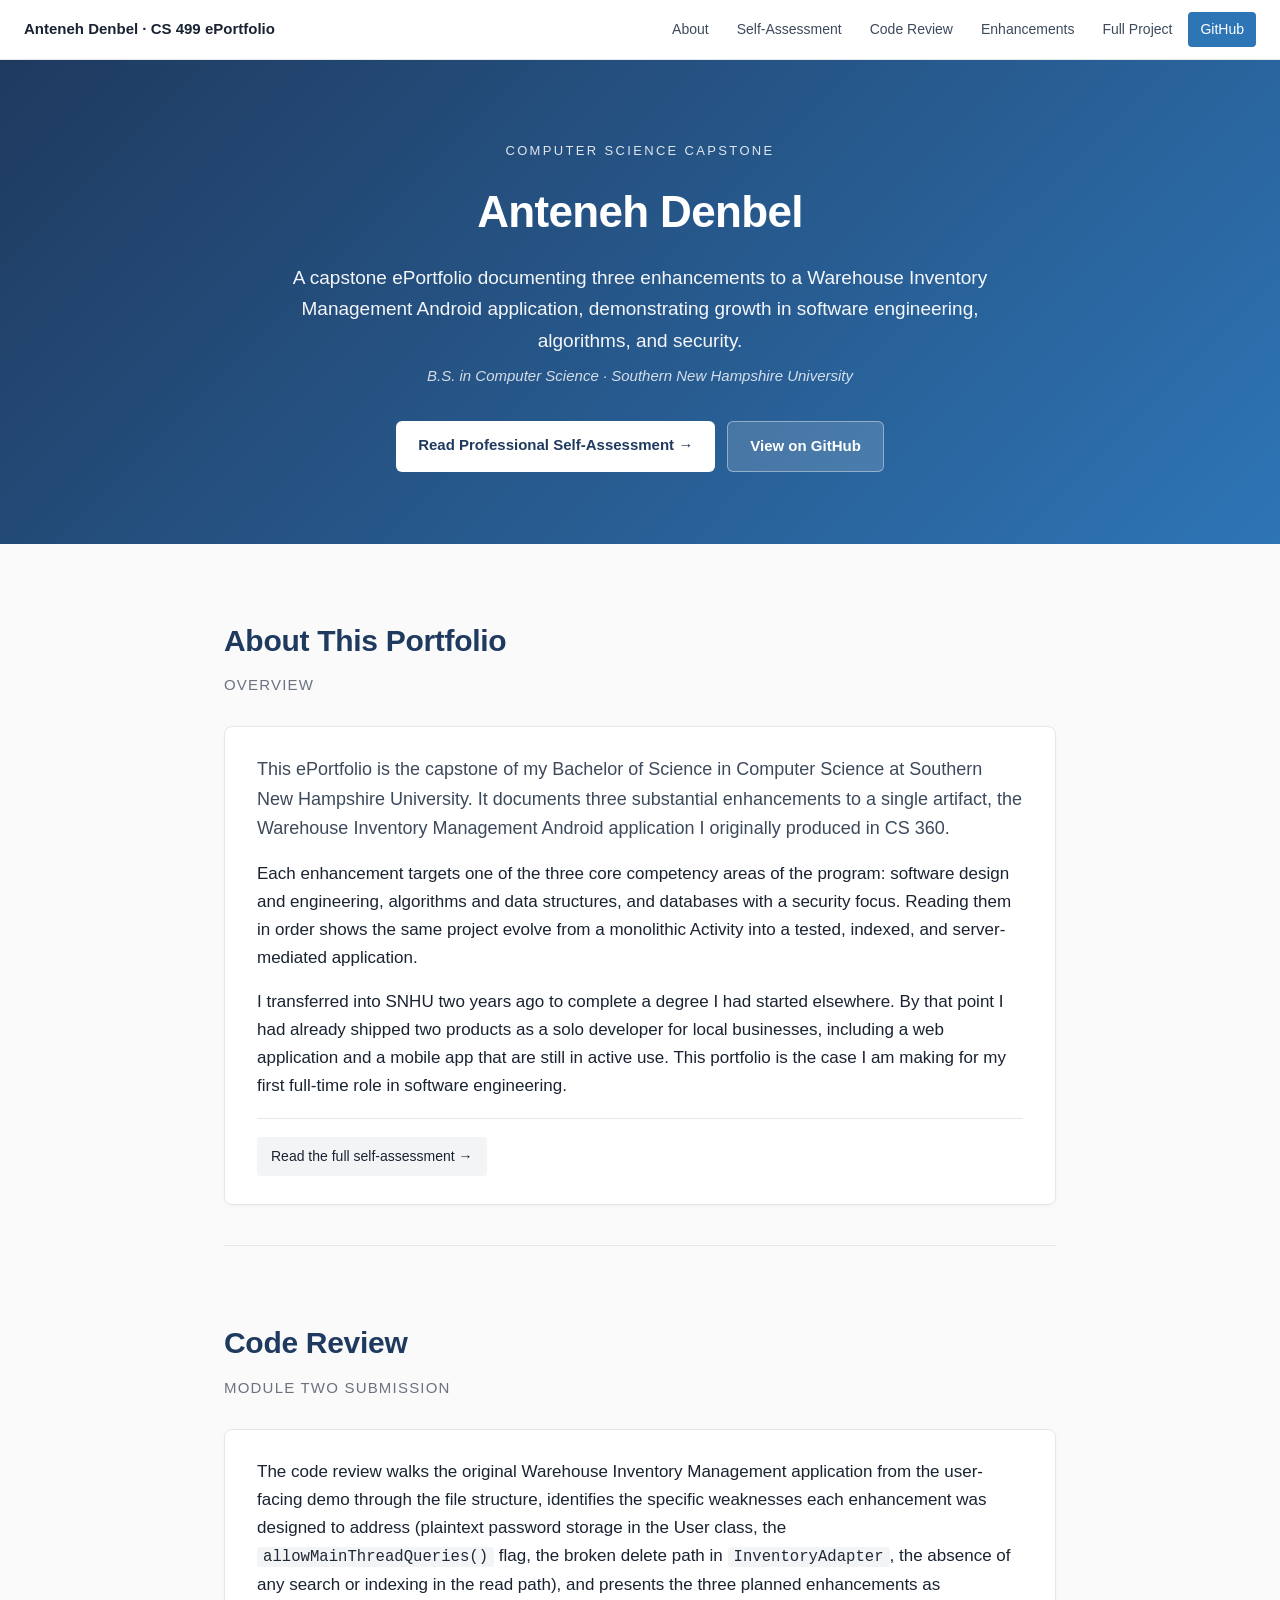
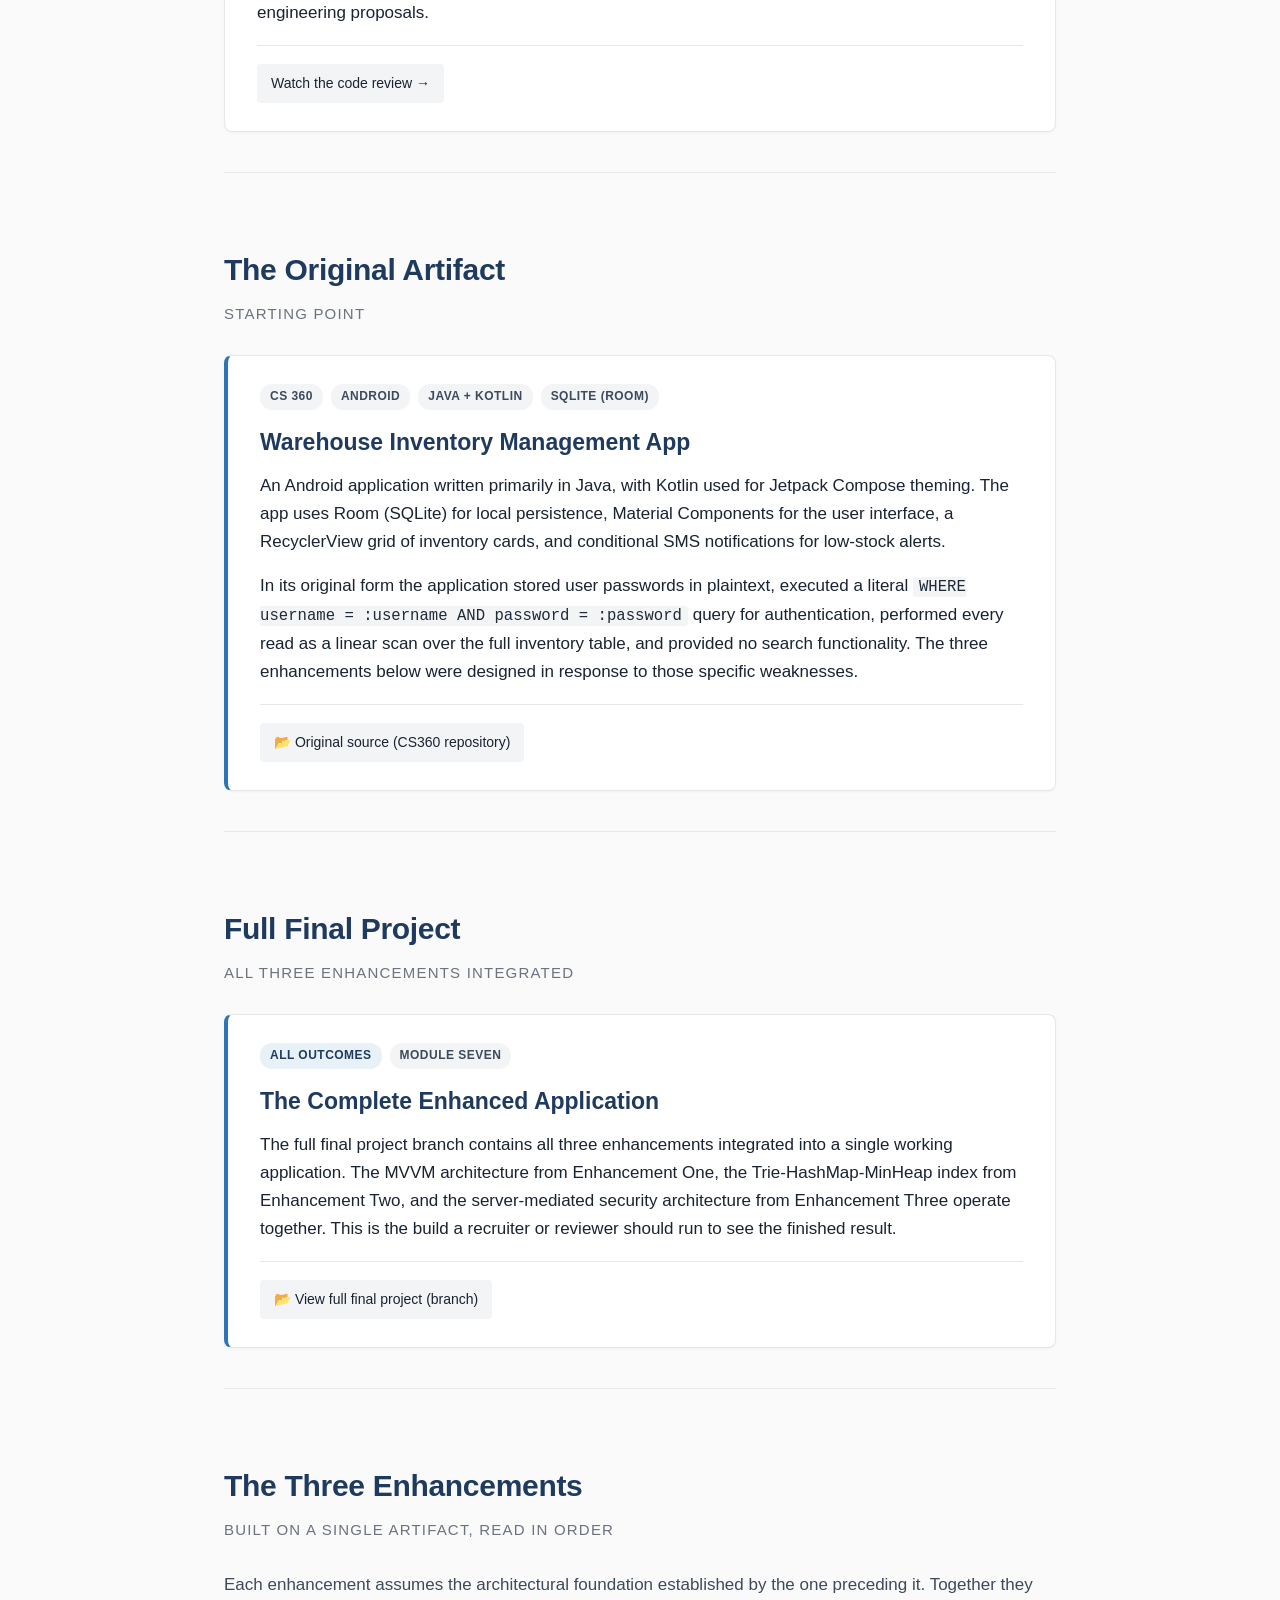
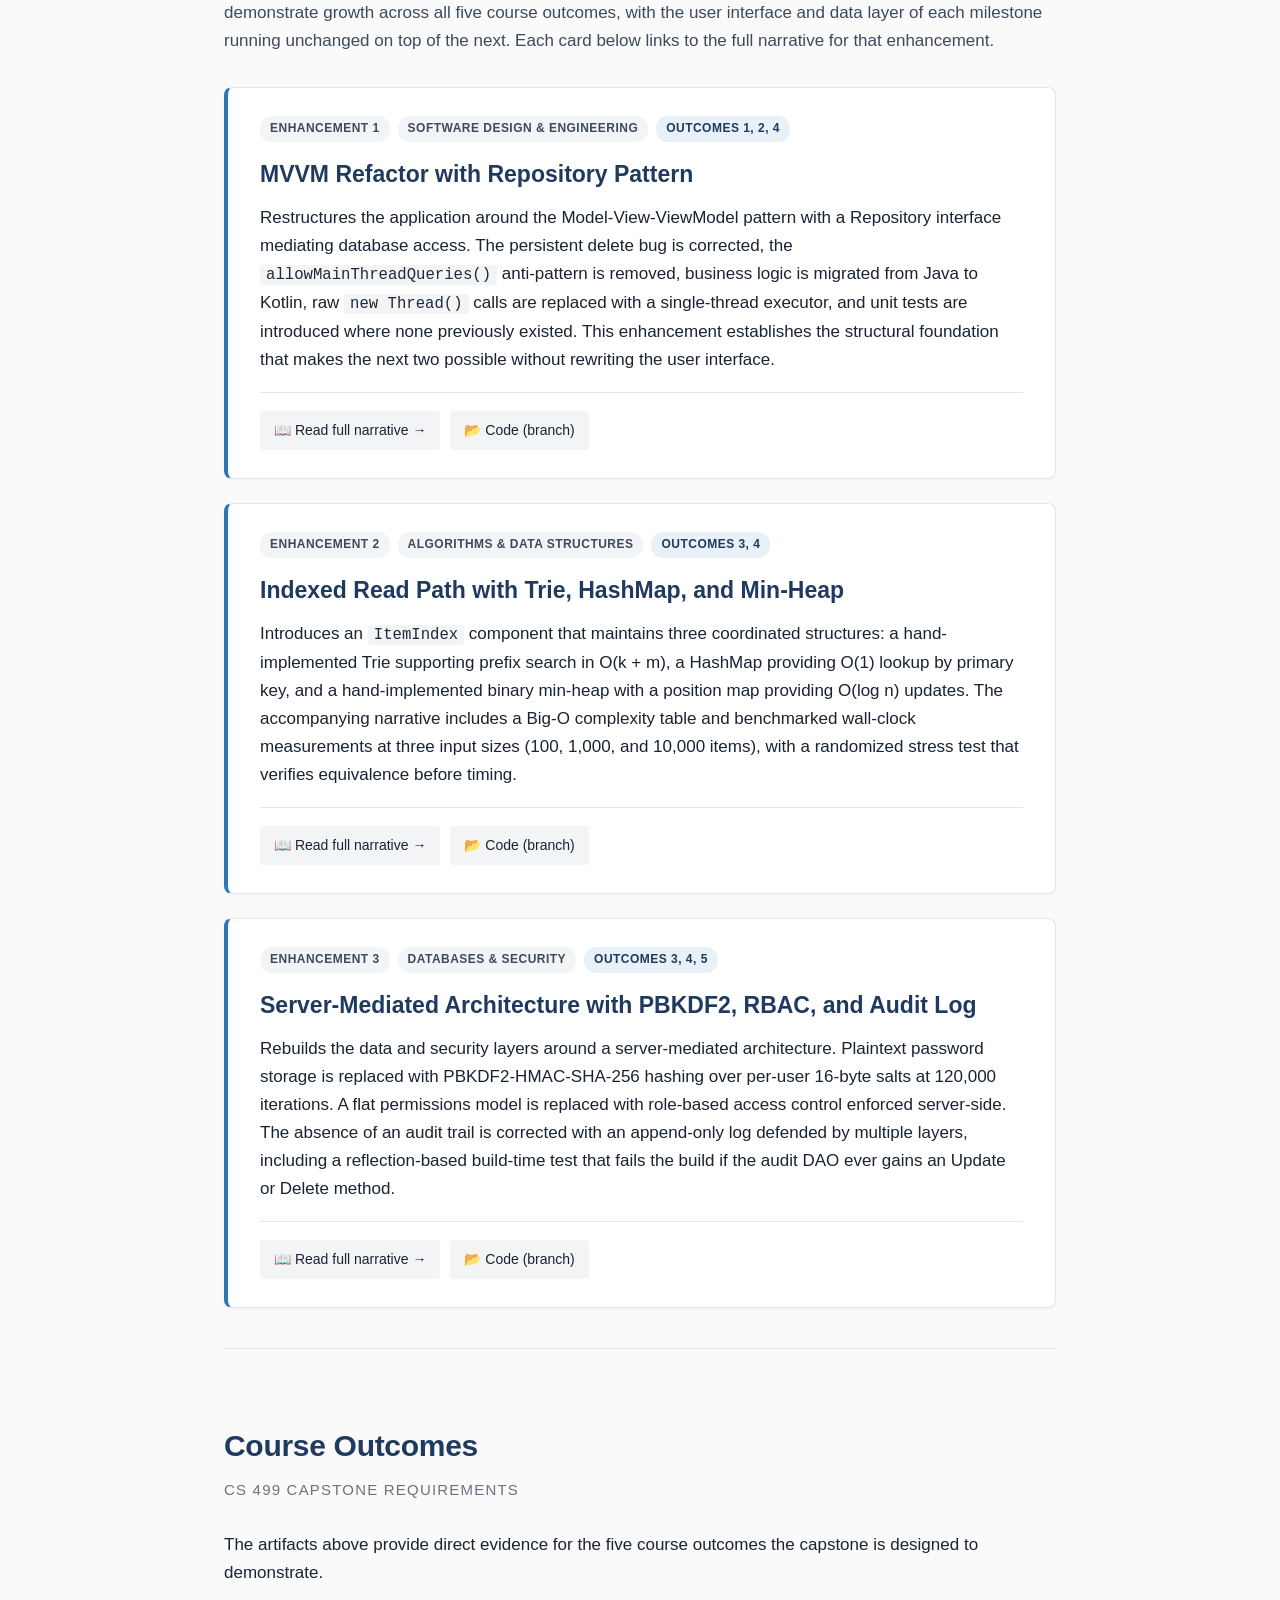
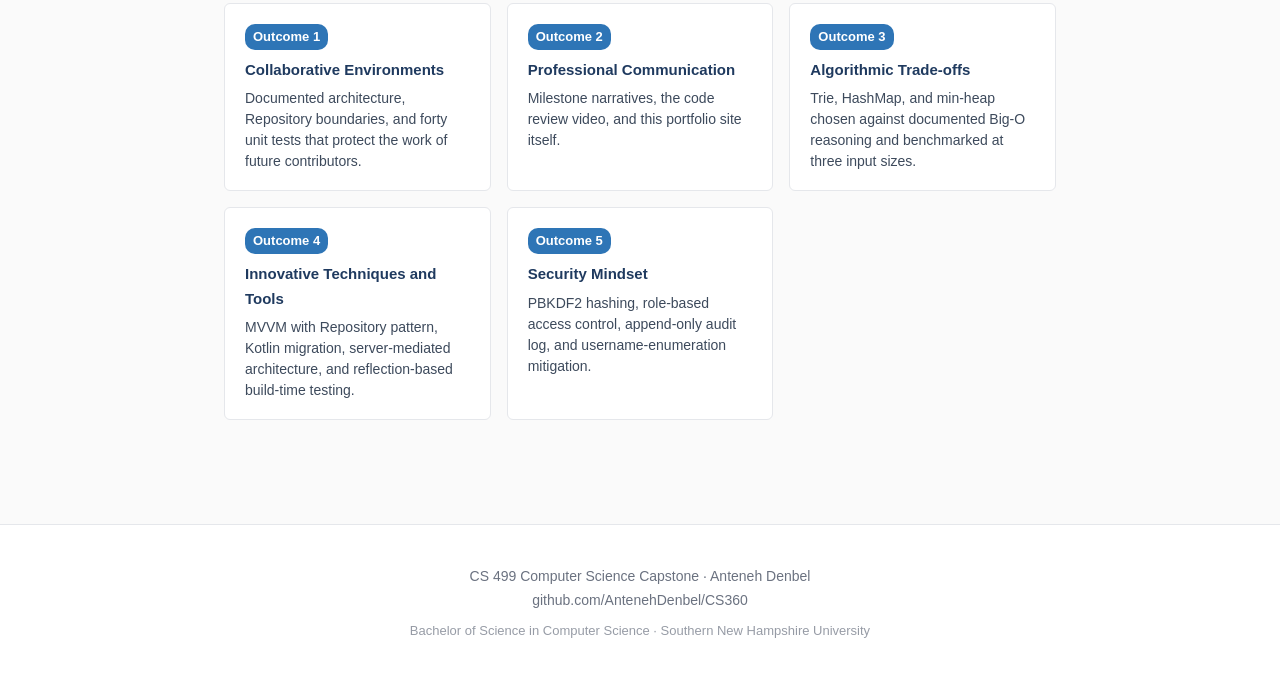
<file: index.html>
<!DOCTYPE html>
<html lang="en">
<head>
<meta charset="utf-8">
<meta name="viewport" content="width=device-width, initial-scale=1">
<title>Anteneh Denbel · CS 499 Computer Science ePortfolio</title>
<meta name="description" content="CS 499 Computer Science Capstone ePortfolio by Anteneh Denbel. Three enhancements to a Warehouse Inventory Management Android application demonstrating software design, algorithms, and security.">
<link rel="stylesheet" href="./styles.css">
</head>
<body>

<nav class="topnav">
  <div class="brand"><a href="./" style="color: inherit;">Anteneh Denbel · CS 499 ePortfolio</a></div>
  <div class="links">
    <a href="#about">About</a>
    <a href="./professional-self-assessment/">Self-Assessment</a>
    <a href="./code-review/">Code Review</a>
    <a href="#enhancements">Enhancements</a>
    <a href="#full-project">Full Project</a>
    <a href="https://github.com/AntenehDenbel/CS360" target="_blank" rel="noopener" class="cta">GitHub</a>
  </div>
</nav>

<header class="hero">
  <div class="eyebrow">Computer Science Capstone</div>
  <h1>Anteneh Denbel</h1>
  <p class="tagline">A capstone ePortfolio documenting three enhancements to a Warehouse Inventory Management Android application, demonstrating growth in software engineering, algorithms, and security.</p>
  <p class="program">B.S. in Computer Science · Southern New Hampshire University</p>
  <div class="hero-actions">
    <a href="./professional-self-assessment/" class="primary">Read Professional Self-Assessment →</a>
    <a href="https://github.com/AntenehDenbel/CS360" target="_blank" rel="noopener" class="secondary">View on GitHub</a>
  </div>
</header>

<main>

  <section id="about">
    <h2>About This Portfolio</h2>
    <div class="section-sub">Overview</div>
    <div class="card">
      <p class="lead">
        This ePortfolio is the capstone of my Bachelor of Science in Computer Science at Southern
        New Hampshire University. It documents three substantial enhancements to a single artifact,
        the Warehouse Inventory Management Android application I originally produced in CS 360.
      </p>
      <p>
        Each enhancement targets one of the three core competency areas of the program: software
        design and engineering, algorithms and data structures, and databases with a security
        focus. Reading them in order shows the same project evolve from a monolithic Activity into
        a tested, indexed, and server-mediated application.
      </p>
      <p>
        I transferred into SNHU two years ago to complete a degree I had started elsewhere. By
        that point I had already shipped two products as a solo developer for local businesses,
        including a web application and a mobile app that are still in active use. This portfolio
        is the case I am making for my first full-time role in software engineering.
      </p>
      <div class="links">
        <a href="./professional-self-assessment/">Read the full self-assessment →</a>
      </div>
    </div>
  </section>

  <section id="code-review">
    <h2>Code Review</h2>
    <div class="section-sub">Module Two Submission</div>
    <div class="card">
      <p>
        The code review walks the original Warehouse Inventory Management application from the
        user-facing demo through the file structure, identifies the specific weaknesses each
        enhancement was designed to address (plaintext password storage in the User class, the
        <code>allowMainThreadQueries()</code> flag, the broken delete path in
        <code>InventoryAdapter</code>, the absence of any search or indexing in the read path),
        and presents the three planned enhancements as engineering proposals.
      </p>
      <div class="links">
        <a href="./code-review/">Watch the code review →</a>
      </div>
    </div>
  </section>

  <section id="artifact">
    <h2>The Original Artifact</h2>
    <div class="section-sub">Starting Point</div>
    <div class="card accent">
      <div class="meta">
        <span class="pill">CS 360</span>
        <span class="pill">Android</span>
        <span class="pill">Java + Kotlin</span>
        <span class="pill">SQLite (Room)</span>
      </div>
      <h3>Warehouse Inventory Management App</h3>
      <p>
        An Android application written primarily in Java, with Kotlin used for Jetpack Compose
        theming. The app uses Room (SQLite) for local persistence, Material Components for the
        user interface, a RecyclerView grid of inventory cards, and conditional SMS notifications
        for low-stock alerts.
      </p>
      <p>
        In its original form the application stored user passwords in plaintext, executed a
        literal <code>WHERE username = :username AND password = :password</code> query for
        authentication, performed every read as a linear scan over the full inventory table, and
        provided no search functionality. The three enhancements below were designed in response
        to those specific weaknesses.
      </p>
      <div class="links">
        <a href="https://github.com/AntenehDenbel/CS360" target="_blank" rel="noopener">📂 Original source (CS360 repository)</a>
      </div>
    </div>
  </section>

  <section id="full-project">
    <h2>Full Final Project</h2>
    <div class="section-sub">All Three Enhancements Integrated</div>
    <div class="card accent">
      <div class="meta">
        <span class="pill outcomes">All Outcomes</span>
        <span class="pill">Module Seven</span>
      </div>
      <h3>The Complete Enhanced Application</h3>
      <p>
        The full final project branch contains all three enhancements integrated into a single
        working application. The MVVM architecture from Enhancement One, the Trie-HashMap-MinHeap
        index from Enhancement Two, and the server-mediated security architecture from Enhancement
        Three operate together. This is the build a recruiter or reviewer should run to see the
        finished result.
      </p>
      <div class="links">
        <a href="https://github.com/AntenehDenbel/CS360/tree/module-7-full-project" target="_blank" rel="noopener">📂 View full final project (branch)</a>
      </div>
    </div>
  </section>

  <section id="enhancements">
    <h2>The Three Enhancements</h2>
    <div class="section-sub">Built on a Single Artifact, Read in Order</div>
    <p style="margin-bottom: 32px; color: var(--ink-soft);">
      Each enhancement assumes the architectural foundation established by the one preceding it.
      Together they demonstrate growth across all five course outcomes, with the user interface
      and data layer of each milestone running unchanged on top of the next. Each card below
      links to the full narrative for that enhancement.
    </p>

    <div class="card accent" id="enhancement-one">
      <div class="meta">
        <span class="pill">Enhancement 1</span>
        <span class="pill">Software Design &amp; Engineering</span>
        <span class="pill outcomes">Outcomes 1, 2, 4</span>
      </div>
      <h3>MVVM Refactor with Repository Pattern</h3>
      <p>
        Restructures the application around the Model-View-ViewModel pattern with a Repository
        interface mediating database access. The persistent delete bug is corrected, the
        <code>allowMainThreadQueries()</code> anti-pattern is removed, business logic is migrated
        from Java to Kotlin, raw <code>new Thread()</code> calls are replaced with a single-thread
        executor, and unit tests are introduced where none previously existed. This enhancement
        establishes the structural foundation that makes the next two possible without rewriting
        the user interface.
      </p>
      <div class="links">
        <a href="./enhancement-1-software-engineering/">📖 Read full narrative →</a>
        <a href="https://github.com/AntenehDenbel/CS360/tree/module-3-mvvm" target="_blank" rel="noopener">📂 Code (branch)</a>
      </div>
    </div>

    <div class="card accent" id="enhancement-two">
      <div class="meta">
        <span class="pill">Enhancement 2</span>
        <span class="pill">Algorithms &amp; Data Structures</span>
        <span class="pill outcomes">Outcomes 3, 4</span>
      </div>
      <h3>Indexed Read Path with Trie, HashMap, and Min-Heap</h3>
      <p>
        Introduces an <code>ItemIndex</code> component that maintains three coordinated
        structures: a hand-implemented Trie supporting prefix search in O(k + m), a HashMap
        providing O(1) lookup by primary key, and a hand-implemented binary min-heap with a
        position map providing O(log n) updates. The accompanying narrative includes a Big-O
        complexity table and benchmarked wall-clock measurements at three input sizes (100, 1,000,
        and 10,000 items), with a randomized stress test that verifies equivalence before timing.
      </p>
      <div class="links">
        <a href="./enhancement-2-algorithms/">📖 Read full narrative →</a>
        <a href="https://github.com/AntenehDenbel/CS360/tree/module-4-ads" target="_blank" rel="noopener">📂 Code (branch)</a>
      </div>
    </div>

    <div class="card accent" id="enhancement-three">
      <div class="meta">
        <span class="pill">Enhancement 3</span>
        <span class="pill">Databases &amp; Security</span>
        <span class="pill outcomes">Outcomes 3, 4, 5</span>
      </div>
      <h3>Server-Mediated Architecture with PBKDF2, RBAC, and Audit Log</h3>
      <p>
        Rebuilds the data and security layers around a server-mediated architecture. Plaintext
        password storage is replaced with PBKDF2-HMAC-SHA-256 hashing over per-user 16-byte salts
        at 120,000 iterations. A flat permissions model is replaced with role-based access control
        enforced server-side. The absence of an audit trail is corrected with an append-only log
        defended by multiple layers, including a reflection-based build-time test that fails the
        build if the audit DAO ever gains an Update or Delete method.
      </p>
      <div class="links">
        <a href="./enhancement-3-databases-security/">📖 Read full narrative →</a>
        <a href="https://github.com/AntenehDenbel/CS360/tree/module-5-database" target="_blank" rel="noopener">📂 Code (branch)</a>
      </div>
    </div>

  </section>

  <section id="outcomes">
    <h2>Course Outcomes</h2>
    <div class="section-sub">CS 499 Capstone Requirements</div>
    <p>
      The artifacts above provide direct evidence for the five course outcomes the capstone is
      designed to demonstrate.
    </p>
    <div class="outcomes-grid">
      <div class="outcome">
        <span class="outcome-num">Outcome 1</span>
        <h4>Collaborative Environments</h4>
        <p>Documented architecture, Repository boundaries, and forty unit tests that protect the work of future contributors.</p>
      </div>
      <div class="outcome">
        <span class="outcome-num">Outcome 2</span>
        <h4>Professional Communication</h4>
        <p>Milestone narratives, the code review video, and this portfolio site itself.</p>
      </div>
      <div class="outcome">
        <span class="outcome-num">Outcome 3</span>
        <h4>Algorithmic Trade-offs</h4>
        <p>Trie, HashMap, and min-heap chosen against documented Big-O reasoning and benchmarked at three input sizes.</p>
      </div>
      <div class="outcome">
        <span class="outcome-num">Outcome 4</span>
        <h4>Innovative Techniques and Tools</h4>
        <p>MVVM with Repository pattern, Kotlin migration, server-mediated architecture, and reflection-based build-time testing.</p>
      </div>
      <div class="outcome">
        <span class="outcome-num">Outcome 5</span>
        <h4>Security Mindset</h4>
        <p>PBKDF2 hashing, role-based access control, append-only audit log, and username-enumeration mitigation.</p>
      </div>
    </div>
  </section>

</main>

<footer>
  <div>CS 499 Computer Science Capstone · Anteneh Denbel</div>
  <div><a href="https://github.com/AntenehDenbel/CS360">github.com/AntenehDenbel/CS360</a></div>
  <div class="footer-meta">Bachelor of Science in Computer Science · Southern New Hampshire University</div>
</footer>

</body>
</html>
</file>
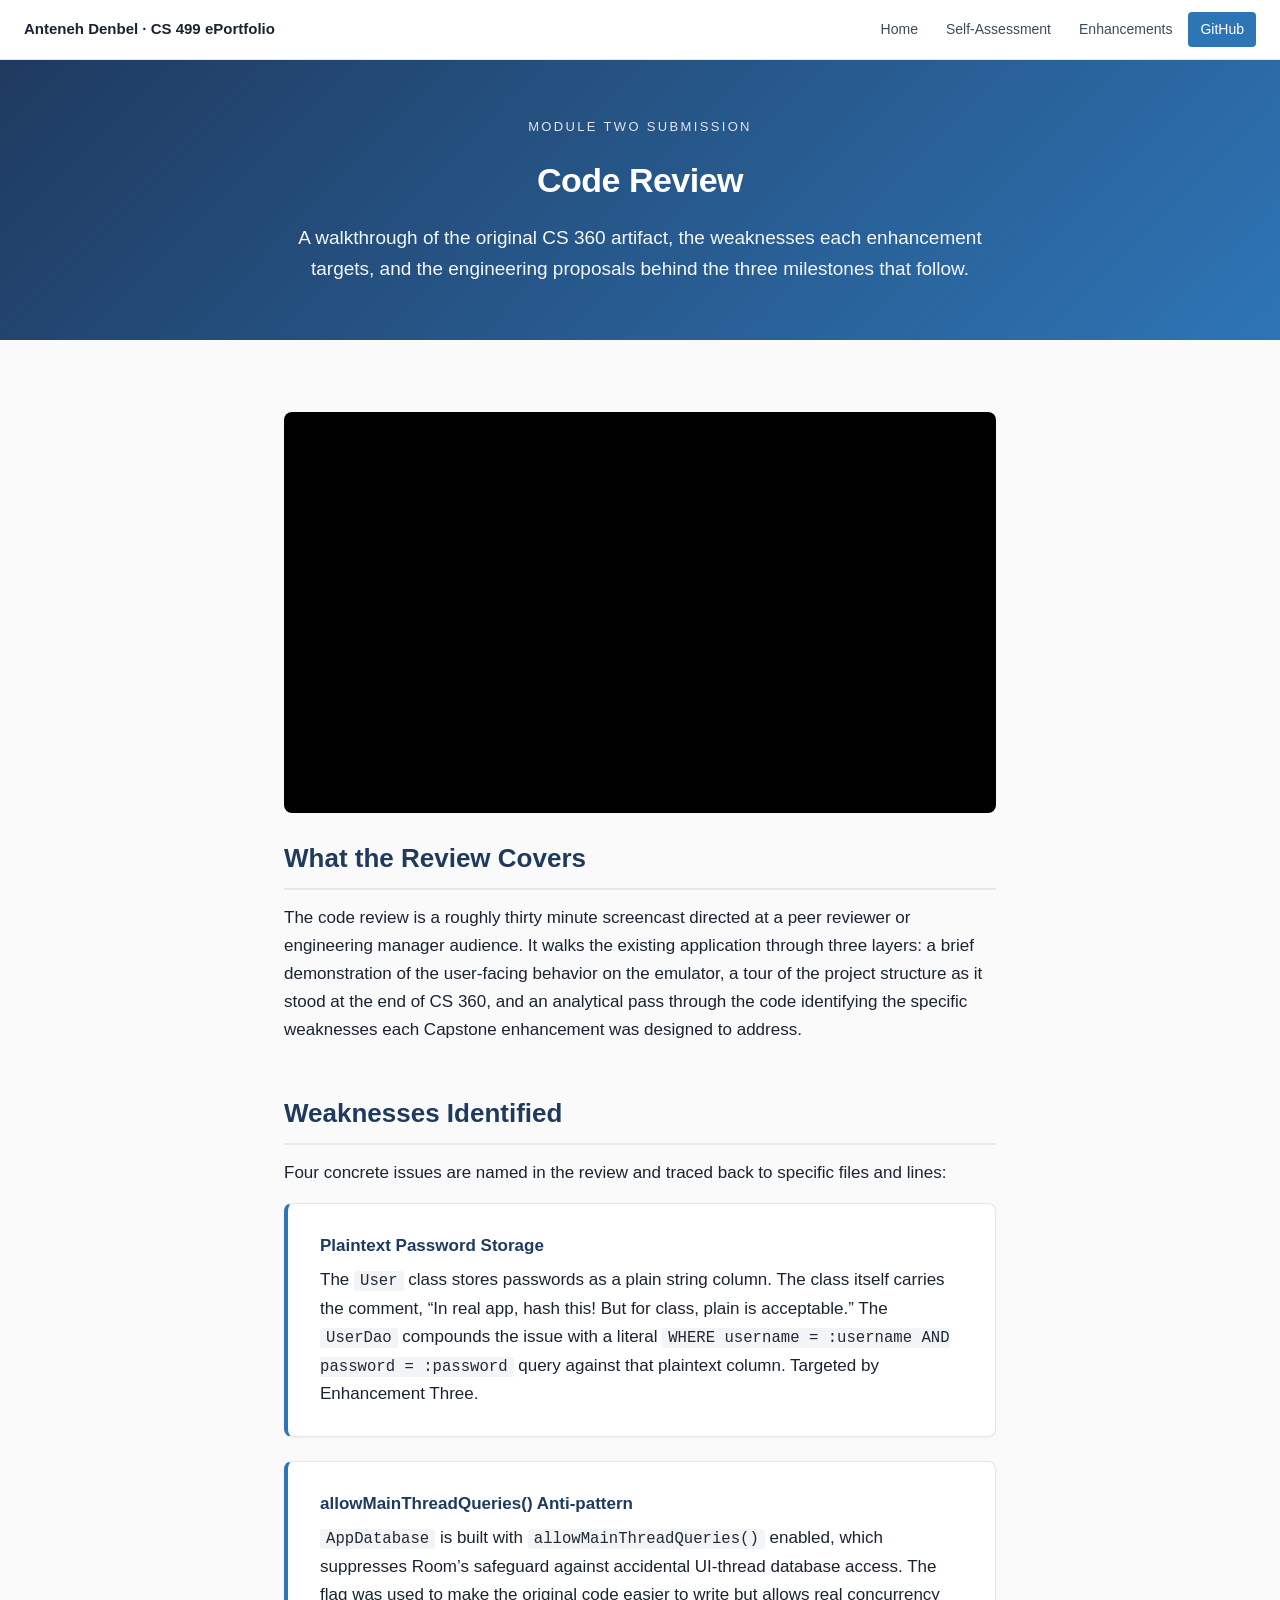
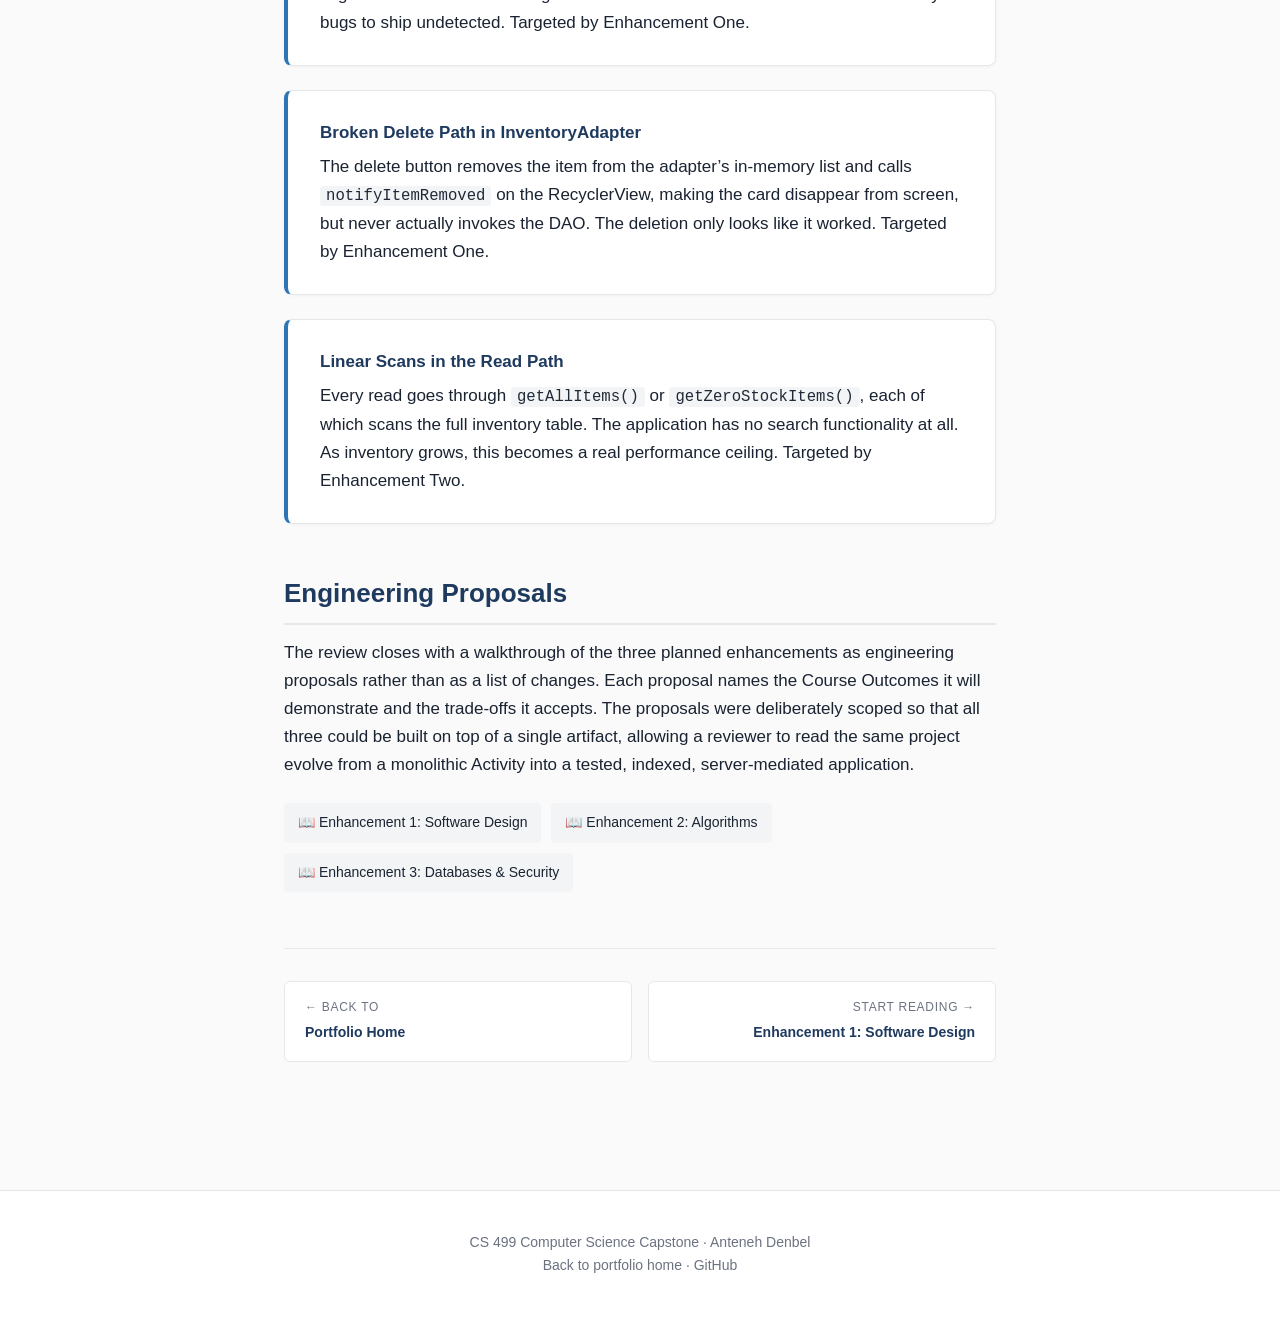
<file: code-review/index.html>
<!DOCTYPE html>
<html lang="en">
<head>
<meta charset="utf-8">
<meta name="viewport" content="width=device-width, initial-scale=1">
<title>Code Review · CS 499 ePortfolio · Anteneh Denbel</title>
<meta name="description" content="Code review video walkthrough of the original Warehouse Inventory Management Android application, identifying weaknesses targeted by each capstone enhancement.">
<link rel="stylesheet" href="../styles.css">
</head>
<body>

<nav class="topnav">
  <div class="brand"><a href="../" style="color: inherit;">Anteneh Denbel · CS 499 ePortfolio</a></div>
  <div class="links">
    <a href="../">Home</a>
    <a href="../professional-self-assessment/">Self-Assessment</a>
    <a href="../#enhancements">Enhancements</a>
    <a href="https://github.com/AntenehDenbel/CS360" target="_blank" rel="noopener" class="cta">GitHub</a>
  </div>
</nav>

<header class="hero compact">
  <div class="eyebrow">Module Two Submission</div>
  <h1>Code Review</h1>
  <p class="tagline">A walkthrough of the original CS 360 artifact, the weaknesses each enhancement targets, and the engineering proposals behind the three milestones that follow.</p>
</header>

<main class="narrow article">

  <div class="article-body">

    <div class="video-wrap">
      <iframe
        src="https://www.youtube.com/embed/-KPF6YdWVwA"
        title="CS 499 Code Review · Warehouse Inventory Management"
        allow="accelerometer; autoplay; clipboard-write; encrypted-media; gyroscope; picture-in-picture; web-share"
        referrerpolicy="strict-origin-when-cross-origin"
        allowfullscreen>
      </iframe>
    </div>

    <h2>What the Review Covers</h2>

    <p>
      The code review is a roughly thirty minute screencast directed at a peer reviewer or
      engineering manager audience. It walks the existing application through three layers:
      a brief demonstration of the user-facing behavior on the emulator, a tour of the project
      structure as it stood at the end of CS 360, and an analytical pass through the code
      identifying the specific weaknesses each Capstone enhancement was designed to address.
    </p>

    <h2>Weaknesses Identified</h2>

    <p>
      Four concrete issues are named in the review and traced back to specific files and lines:
    </p>

    <div class="card accent">
      <h3 style="font-size: 17px; margin: 0 0 6px;">Plaintext Password Storage</h3>
      <p style="margin: 0;">
        The <code>User</code> class stores passwords as a plain string column. The class itself
        carries the comment, &ldquo;In real app, hash this! But for class, plain is acceptable.&rdquo;
        The <code>UserDao</code> compounds the issue with a literal
        <code>WHERE username = :username AND password = :password</code> query against that
        plaintext column. Targeted by Enhancement Three.
      </p>
    </div>

    <div class="card accent">
      <h3 style="font-size: 17px; margin: 0 0 6px;">allowMainThreadQueries() Anti-pattern</h3>
      <p style="margin: 0;">
        <code>AppDatabase</code> is built with <code>allowMainThreadQueries()</code> enabled,
        which suppresses Room&rsquo;s safeguard against accidental UI-thread database access.
        The flag was used to make the original code easier to write but allows real concurrency
        bugs to ship undetected. Targeted by Enhancement One.
      </p>
    </div>

    <div class="card accent">
      <h3 style="font-size: 17px; margin: 0 0 6px;">Broken Delete Path in InventoryAdapter</h3>
      <p style="margin: 0;">
        The delete button removes the item from the adapter&rsquo;s in-memory list and calls
        <code>notifyItemRemoved</code> on the RecyclerView, making the card disappear from
        screen, but never actually invokes the DAO. The deletion only looks like it worked.
        Targeted by Enhancement One.
      </p>
    </div>

    <div class="card accent">
      <h3 style="font-size: 17px; margin: 0 0 6px;">Linear Scans in the Read Path</h3>
      <p style="margin: 0;">
        Every read goes through <code>getAllItems()</code> or <code>getZeroStockItems()</code>,
        each of which scans the full inventory table. The application has no search functionality
        at all. As inventory grows, this becomes a real performance ceiling. Targeted by
        Enhancement Two.
      </p>
    </div>

    <h2>Engineering Proposals</h2>

    <p>
      The review closes with a walkthrough of the three planned enhancements as engineering
      proposals rather than as a list of changes. Each proposal names the Course Outcomes it
      will demonstrate and the trade-offs it accepts. The proposals were deliberately scoped so
      that all three could be built on top of a single artifact, allowing a reviewer to read
      the same project evolve from a monolithic Activity into a tested, indexed, server-mediated
      application.
    </p>

    <div class="article-actions" style="margin-top: 24px;">
      <a href="../enhancement-1-software-engineering/">📖 Enhancement 1: Software Design</a>
      <a href="../enhancement-2-algorithms/">📖 Enhancement 2: Algorithms</a>
      <a href="../enhancement-3-databases-security/">📖 Enhancement 3: Databases &amp; Security</a>
    </div>

  </div>

  <div class="page-nav">
    <a href="../" class="prev">
      <span class="label">← Back to</span>
      <span class="title">Portfolio Home</span>
    </a>
    <a href="../enhancement-1-software-engineering/" class="next">
      <span class="label">Start Reading →</span>
      <span class="title">Enhancement 1: Software Design</span>
    </a>
  </div>

</main>

<footer>
  <div>CS 499 Computer Science Capstone · Anteneh Denbel</div>
  <div><a href="../">Back to portfolio home</a> · <a href="https://github.com/AntenehDenbel/CS360">GitHub</a></div>
</footer>

</body>
</html>
</file>
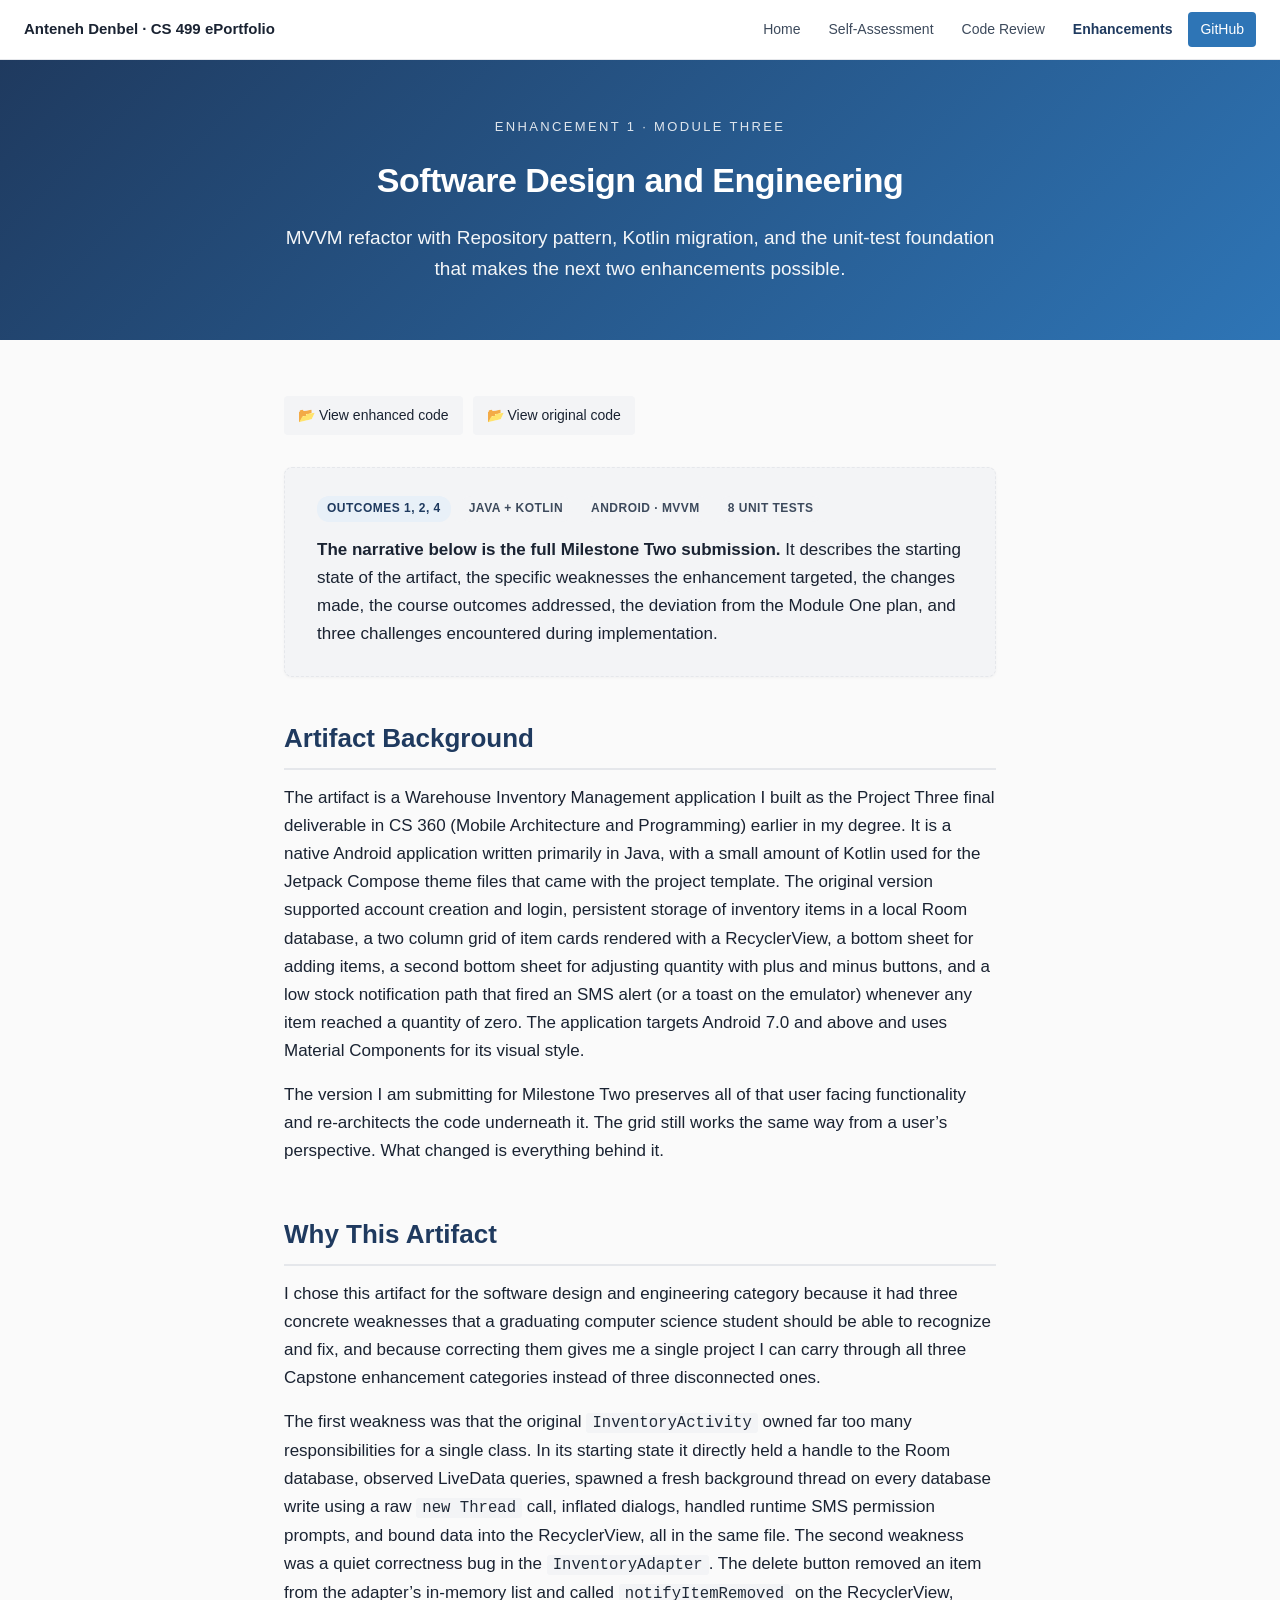
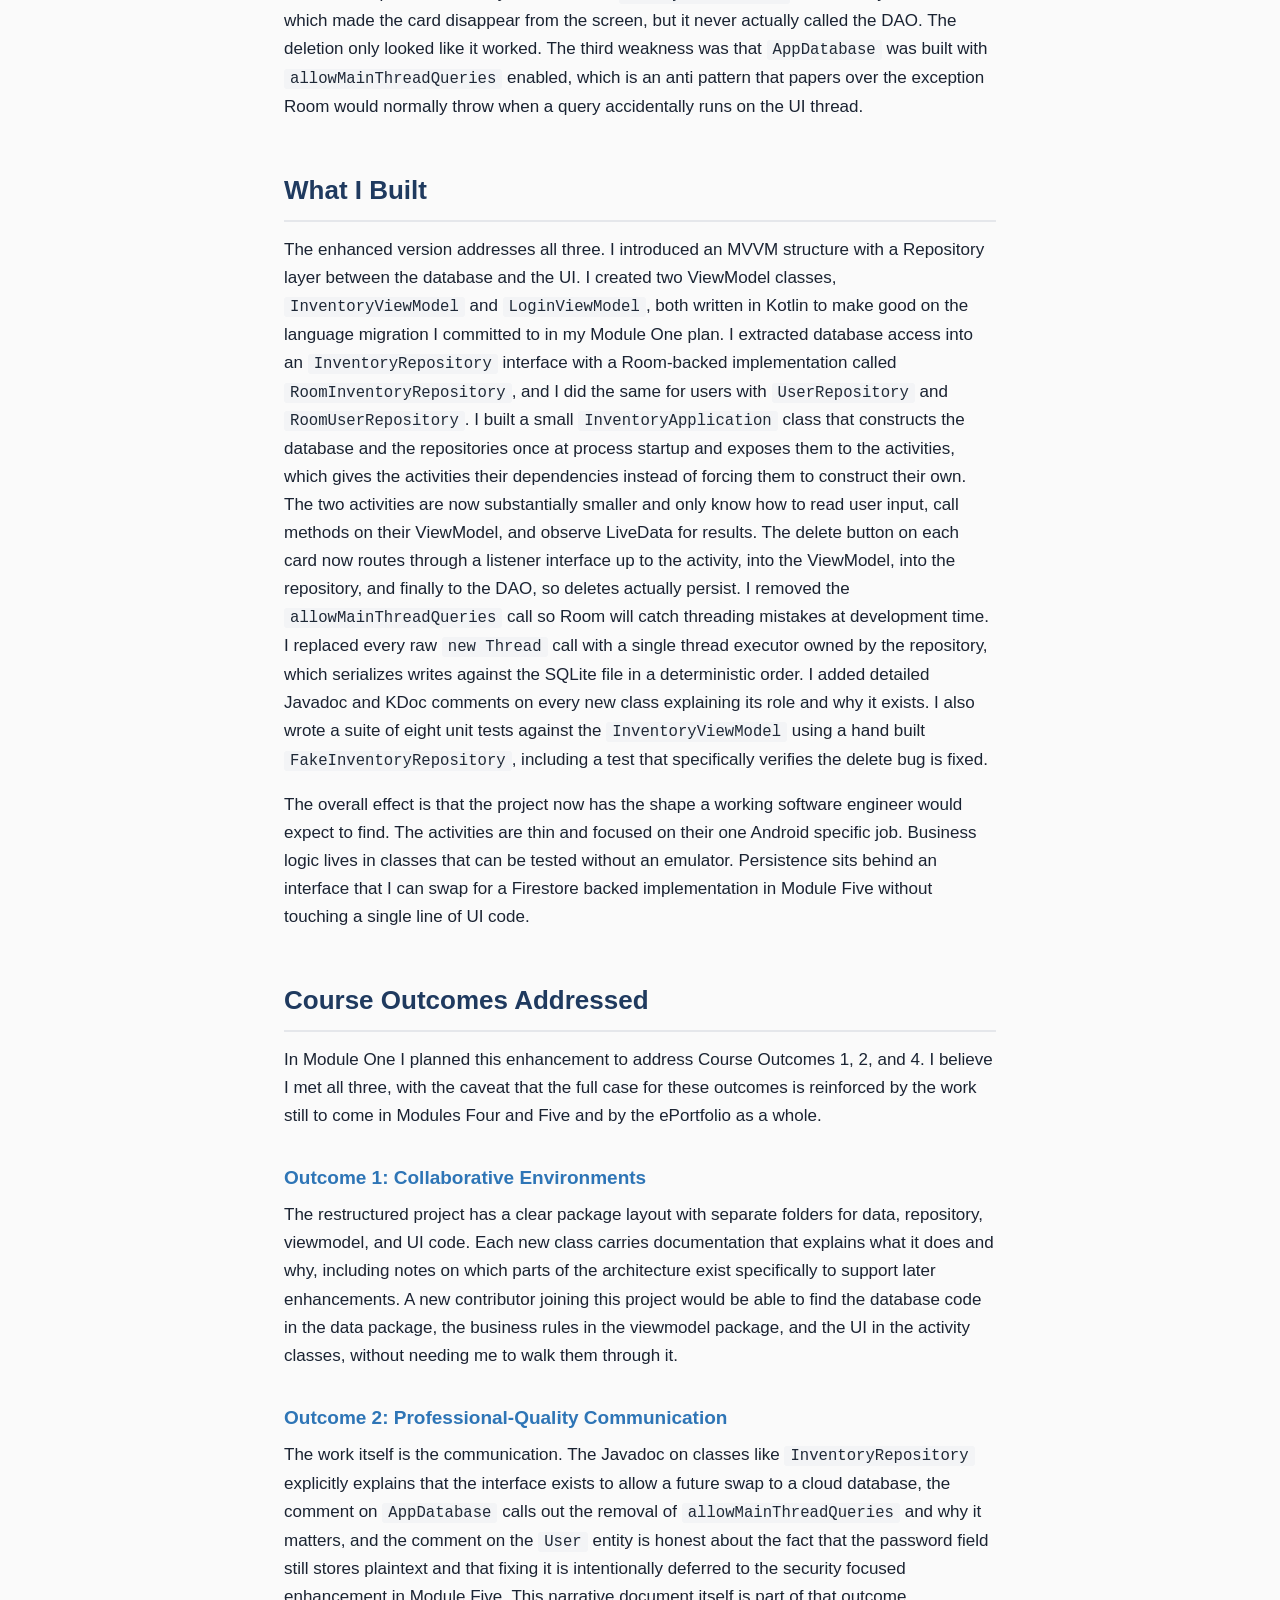
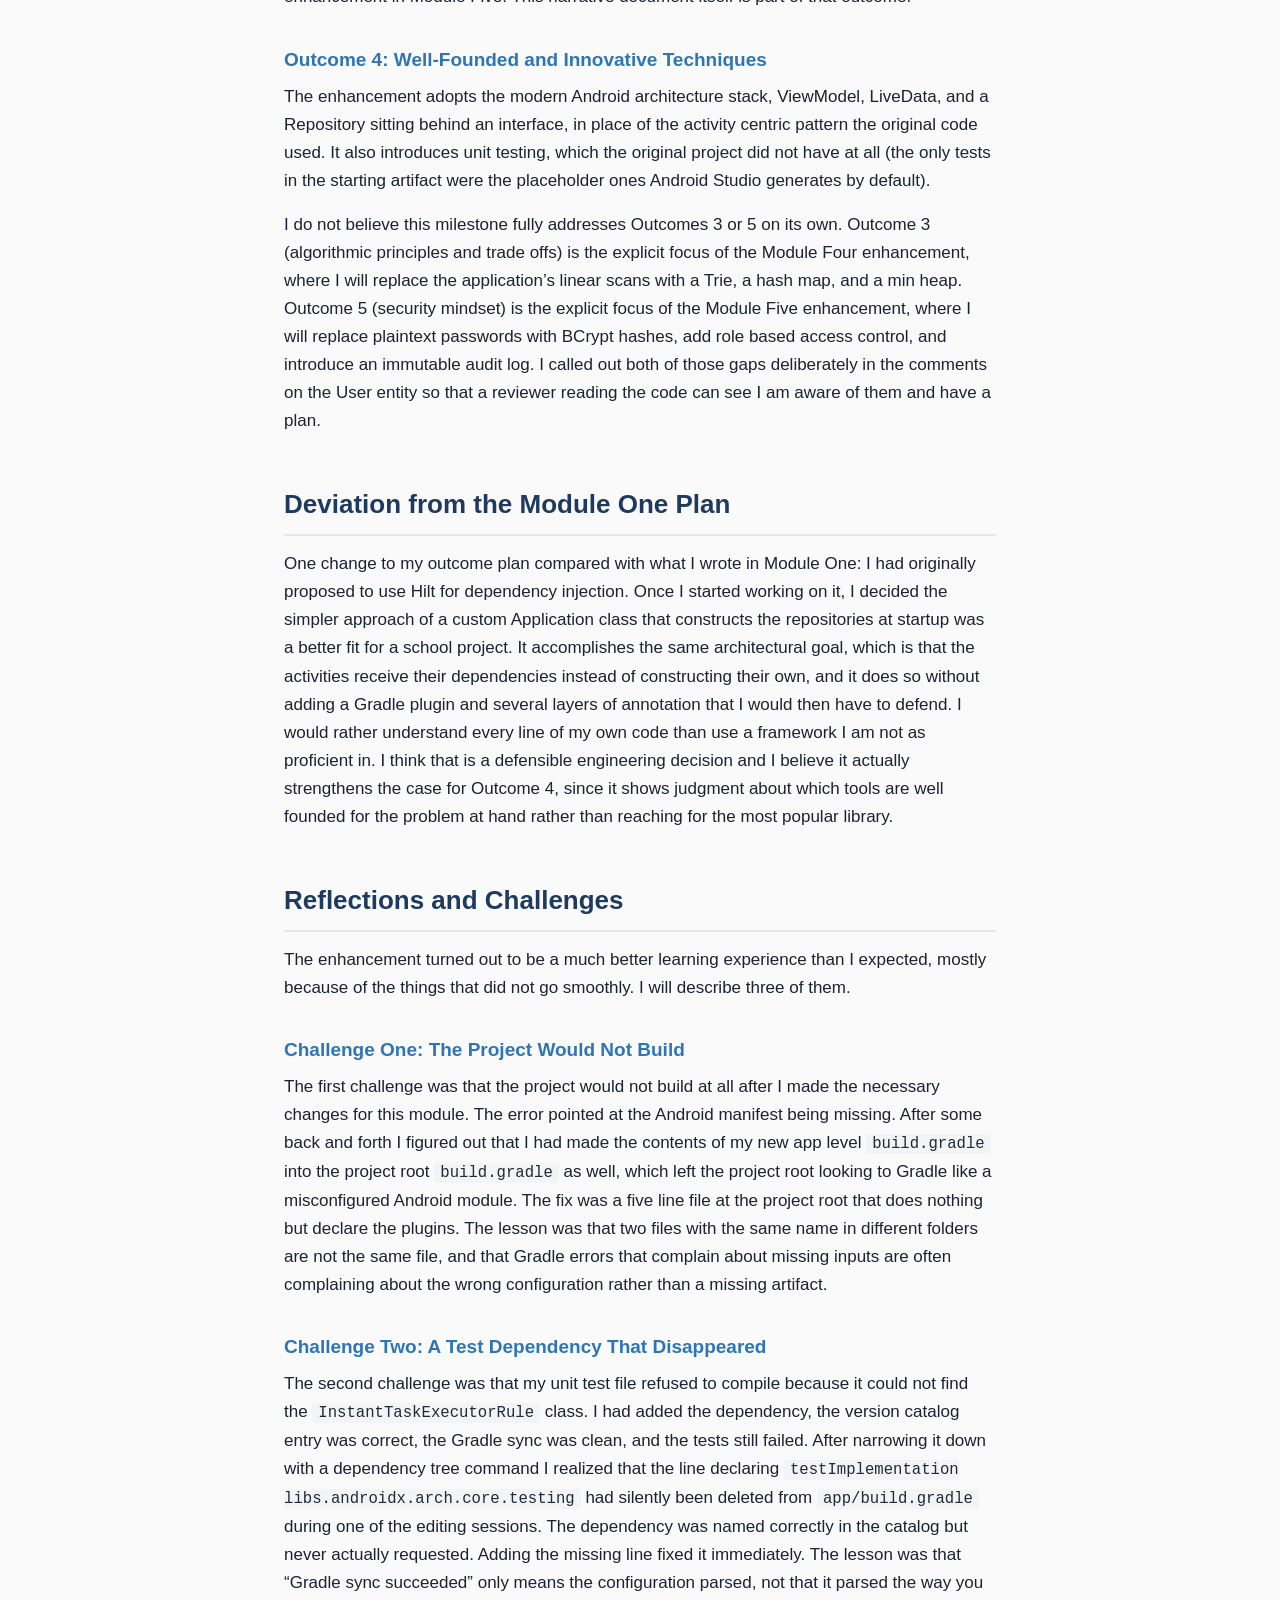
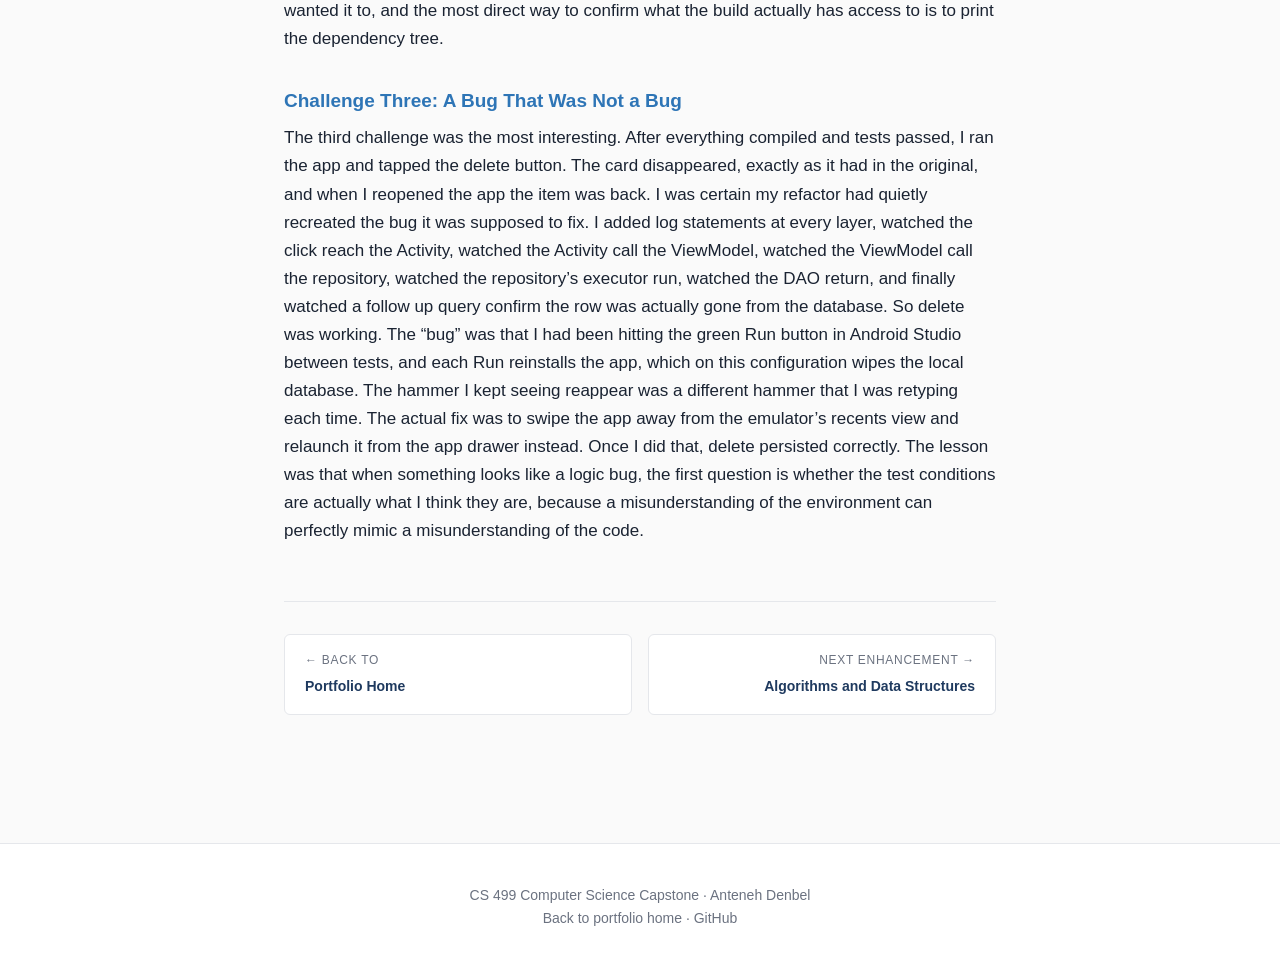
<file: enhancement-1-software-engineering/index.html>
<!DOCTYPE html>
<html lang="en">
<head>
<meta charset="utf-8">
<meta name="viewport" content="width=device-width, initial-scale=1">
<title>Enhancement One · Software Design and Engineering · CS 499</title>
<meta name="description" content="MVVM refactor with Repository pattern. Software engineering enhancement to a Warehouse Inventory Management Android application.">
<link rel="stylesheet" href="../styles.css">
</head>
<body>

<nav class="topnav">
  <div class="brand"><a href="../" style="color: inherit;">Anteneh Denbel · CS 499 ePortfolio</a></div>
  <div class="links">
    <a href="../">Home</a>
    <a href="../professional-self-assessment/">Self-Assessment</a>
    <a href="../code-review/">Code Review</a>
    <a href="../#enhancements" class="current">Enhancements</a>
    <a href="https://github.com/AntenehDenbel/CS360" target="_blank" rel="noopener" class="cta">GitHub</a>
  </div>
</nav>

<header class="hero compact">
  <div class="eyebrow">Enhancement 1 · Module Three</div>
  <h1>Software Design and Engineering</h1>
  <p class="tagline">MVVM refactor with Repository pattern, Kotlin migration, and the unit-test foundation that makes the next two enhancements possible.</p>
</header>

<main class="narrow article">

  <div class="article-actions" style="margin-bottom: 32px;">
    <a href="https://github.com/AntenehDenbel/CS360/tree/module-3-mvvm" target="_blank" rel="noopener">📂 View enhanced code</a>
    <a href="https://github.com/AntenehDenbel/CS360" target="_blank" rel="noopener">📂 View original code</a>
  </div>

  <div class="card muted" style="margin-bottom: 40px;">
    <div class="meta">
      <span class="pill outcomes">Outcomes 1, 2, 4</span>
      <span class="pill">Java + Kotlin</span>
      <span class="pill">Android · MVVM</span>
      <span class="pill">8 Unit Tests</span>
    </div>
    <p style="margin: 0;">
      <strong>The narrative below is the full Milestone Two submission.</strong> It describes the
      starting state of the artifact, the specific weaknesses the enhancement targeted, the
      changes made, the course outcomes addressed, the deviation from the Module One plan, and
      three challenges encountered during implementation.
    </p>
  </div>

  <div class="article-body">

    <h2>Artifact Background</h2>

    <p>
      The artifact is a Warehouse Inventory Management application I built as the Project Three
      final deliverable in CS 360 (Mobile Architecture and Programming) earlier in my degree.
      It is a native Android application written primarily in Java, with a small amount of
      Kotlin used for the Jetpack Compose theme files that came with the project template. The
      original version supported account creation and login, persistent storage of inventory
      items in a local Room database, a two column grid of item cards rendered with a
      RecyclerView, a bottom sheet for adding items, a second bottom sheet for adjusting
      quantity with plus and minus buttons, and a low stock notification path that fired an SMS
      alert (or a toast on the emulator) whenever any item reached a quantity of zero. The
      application targets Android 7.0 and above and uses Material Components for its visual
      style.
    </p>

    <p>
      The version I am submitting for Milestone Two preserves all of that user facing
      functionality and re-architects the code underneath it. The grid still works the same way
      from a user&rsquo;s perspective. What changed is everything behind it.
    </p>

    <h2>Why This Artifact</h2>

    <p>
      I chose this artifact for the software design and engineering category because it had
      three concrete weaknesses that a graduating computer science student should be able to
      recognize and fix, and because correcting them gives me a single project I can carry
      through all three Capstone enhancement categories instead of three disconnected ones.
    </p>

    <p>
      The first weakness was that the original <code>InventoryActivity</code> owned far too many
      responsibilities for a single class. In its starting state it directly held a handle to
      the Room database, observed LiveData queries, spawned a fresh background thread on every
      database write using a raw <code>new Thread</code> call, inflated dialogs, handled runtime
      SMS permission prompts, and bound data into the RecyclerView, all in the same file. The
      second weakness was a quiet correctness bug in the <code>InventoryAdapter</code>. The
      delete button removed an item from the adapter&rsquo;s in-memory list and called
      <code>notifyItemRemoved</code> on the RecyclerView, which made the card disappear from the
      screen, but it never actually called the DAO. The deletion only looked like it worked.
      The third weakness was that <code>AppDatabase</code> was built with
      <code>allowMainThreadQueries</code> enabled, which is an anti pattern that papers over the
      exception Room would normally throw when a query accidentally runs on the UI thread.
    </p>

    <h2>What I Built</h2>

    <p>
      The enhanced version addresses all three. I introduced an MVVM structure with a Repository
      layer between the database and the UI. I created two ViewModel classes,
      <code>InventoryViewModel</code> and <code>LoginViewModel</code>, both written in Kotlin
      to make good on the language migration I committed to in my Module One plan. I extracted
      database access into an <code>InventoryRepository</code> interface with a Room-backed
      implementation called <code>RoomInventoryRepository</code>, and I did the same for users
      with <code>UserRepository</code> and <code>RoomUserRepository</code>. I built a small
      <code>InventoryApplication</code> class that constructs the database and the repositories
      once at process startup and exposes them to the activities, which gives the activities
      their dependencies instead of forcing them to construct their own. The two activities are
      now substantially smaller and only know how to read user input, call methods on their
      ViewModel, and observe LiveData for results. The delete button on each card now routes
      through a listener interface up to the activity, into the ViewModel, into the repository,
      and finally to the DAO, so deletes actually persist. I removed the
      <code>allowMainThreadQueries</code> call so Room will catch threading mistakes at
      development time. I replaced every raw <code>new Thread</code> call with a single thread
      executor owned by the repository, which serializes writes against the SQLite file in a
      deterministic order. I added detailed Javadoc and KDoc comments on every new class
      explaining its role and why it exists. I also wrote a suite of eight unit tests against
      the <code>InventoryViewModel</code> using a hand built <code>FakeInventoryRepository</code>,
      including a test that specifically verifies the delete bug is fixed.
    </p>

    <p>
      The overall effect is that the project now has the shape a working software engineer would
      expect to find. The activities are thin and focused on their one Android specific job.
      Business logic lives in classes that can be tested without an emulator. Persistence sits
      behind an interface that I can swap for a Firestore backed implementation in Module Five
      without touching a single line of UI code.
    </p>

    <h2>Course Outcomes Addressed</h2>

    <p>
      In Module One I planned this enhancement to address Course Outcomes 1, 2, and 4. I believe
      I met all three, with the caveat that the full case for these outcomes is reinforced by
      the work still to come in Modules Four and Five and by the ePortfolio as a whole.
    </p>

    <h3>Outcome 1: Collaborative Environments</h3>
    <p>
      The restructured project has a clear package layout with separate folders for data,
      repository, viewmodel, and UI code. Each new class carries documentation that explains
      what it does and why, including notes on which parts of the architecture exist
      specifically to support later enhancements. A new contributor joining this project would
      be able to find the database code in the data package, the business rules in the
      viewmodel package, and the UI in the activity classes, without needing me to walk them
      through it.
    </p>

    <h3>Outcome 2: Professional-Quality Communication</h3>
    <p>
      The work itself is the communication. The Javadoc on classes like
      <code>InventoryRepository</code> explicitly explains that the interface exists to allow a
      future swap to a cloud database, the comment on <code>AppDatabase</code> calls out the
      removal of <code>allowMainThreadQueries</code> and why it matters, and the comment on the
      <code>User</code> entity is honest about the fact that the password field still stores
      plaintext and that fixing it is intentionally deferred to the security focused enhancement
      in Module Five. This narrative document itself is part of that outcome.
    </p>

    <h3>Outcome 4: Well-Founded and Innovative Techniques</h3>
    <p>
      The enhancement adopts the modern Android architecture stack, ViewModel, LiveData, and a
      Repository sitting behind an interface, in place of the activity centric pattern the
      original code used. It also introduces unit testing, which the original project did not
      have at all (the only tests in the starting artifact were the placeholder ones Android
      Studio generates by default).
    </p>

    <p>
      I do not believe this milestone fully addresses Outcomes 3 or 5 on its own. Outcome 3
      (algorithmic principles and trade offs) is the explicit focus of the Module Four
      enhancement, where I will replace the application&rsquo;s linear scans with a Trie, a hash
      map, and a min heap. Outcome 5 (security mindset) is the explicit focus of the Module
      Five enhancement, where I will replace plaintext passwords with BCrypt hashes, add role
      based access control, and introduce an immutable audit log. I called out both of those
      gaps deliberately in the comments on the User entity so that a reviewer reading the code
      can see I am aware of them and have a plan.
    </p>

    <h2>Deviation from the Module One Plan</h2>

    <p>
      One change to my outcome plan compared with what I wrote in Module One: I had originally
      proposed to use Hilt for dependency injection. Once I started working on it, I decided
      the simpler approach of a custom Application class that constructs the repositories at
      startup was a better fit for a school project. It accomplishes the same architectural
      goal, which is that the activities receive their dependencies instead of constructing
      their own, and it does so without adding a Gradle plugin and several layers of annotation
      that I would then have to defend. I would rather understand every line of my own code
      than use a framework I am not as proficient in. I think that is a defensible engineering
      decision and I believe it actually strengthens the case for Outcome 4, since it shows
      judgment about which tools are well founded for the problem at hand rather than reaching
      for the most popular library.
    </p>

    <h2>Reflections and Challenges</h2>

    <p>
      The enhancement turned out to be a much better learning experience than I expected, mostly
      because of the things that did not go smoothly. I will describe three of them.
    </p>

    <h3>Challenge One: The Project Would Not Build</h3>
    <p>
      The first challenge was that the project would not build at all after I made the necessary
      changes for this module. The error pointed at the Android manifest being missing. After
      some back and forth I figured out that I had made the contents of my new app level
      <code>build.gradle</code> into the project root <code>build.gradle</code> as well, which
      left the project root looking to Gradle like a misconfigured Android module. The fix was a
      five line file at the project root that does nothing but declare the plugins. The lesson
      was that two files with the same name in different folders are not the same file, and that
      Gradle errors that complain about missing inputs are often complaining about the wrong
      configuration rather than a missing artifact.
    </p>

    <h3>Challenge Two: A Test Dependency That Disappeared</h3>
    <p>
      The second challenge was that my unit test file refused to compile because it could not
      find the <code>InstantTaskExecutorRule</code> class. I had added the dependency, the
      version catalog entry was correct, the Gradle sync was clean, and the tests still failed.
      After narrowing it down with a dependency tree command I realized that the line declaring
      <code>testImplementation libs.androidx.arch.core.testing</code> had silently been deleted
      from <code>app/build.gradle</code> during one of the editing sessions. The dependency was
      named correctly in the catalog but never actually requested. Adding the missing line fixed
      it immediately. The lesson was that &ldquo;Gradle sync succeeded&rdquo; only means the
      configuration parsed, not that it parsed the way you wanted it to, and the most direct way
      to confirm what the build actually has access to is to print the dependency tree.
    </p>

    <h3>Challenge Three: A Bug That Was Not a Bug</h3>
    <p>
      The third challenge was the most interesting. After everything compiled and tests passed,
      I ran the app and tapped the delete button. The card disappeared, exactly as it had in the
      original, and when I reopened the app the item was back. I was certain my refactor had
      quietly recreated the bug it was supposed to fix. I added log statements at every layer,
      watched the click reach the Activity, watched the Activity call the ViewModel, watched the
      ViewModel call the repository, watched the repository&rsquo;s executor run, watched the
      DAO return, and finally watched a follow up query confirm the row was actually gone from
      the database. So delete was working. The &ldquo;bug&rdquo; was that I had been hitting
      the green Run button in Android Studio between tests, and each Run reinstalls the app,
      which on this configuration wipes the local database. The hammer I kept seeing reappear
      was a different hammer that I was retyping each time. The actual fix was to swipe the app
      away from the emulator&rsquo;s recents view and relaunch it from the app drawer instead.
      Once I did that, delete persisted correctly. The lesson was that when something looks like
      a logic bug, the first question is whether the test conditions are actually what I think
      they are, because a misunderstanding of the environment can perfectly mimic a
      misunderstanding of the code.
    </p>

  </div>

  <div class="page-nav">
    <a href="../" class="prev">
      <span class="label">← Back to</span>
      <span class="title">Portfolio Home</span>
    </a>
    <a href="../enhancement-2-algorithms/" class="next">
      <span class="label">Next Enhancement →</span>
      <span class="title">Algorithms and Data Structures</span>
    </a>
  </div>

</main>

<footer>
  <div>CS 499 Computer Science Capstone · Anteneh Denbel</div>
  <div><a href="../">Back to portfolio home</a> · <a href="https://github.com/AntenehDenbel/CS360">GitHub</a></div>
</footer>

</body>
</html>
</file>
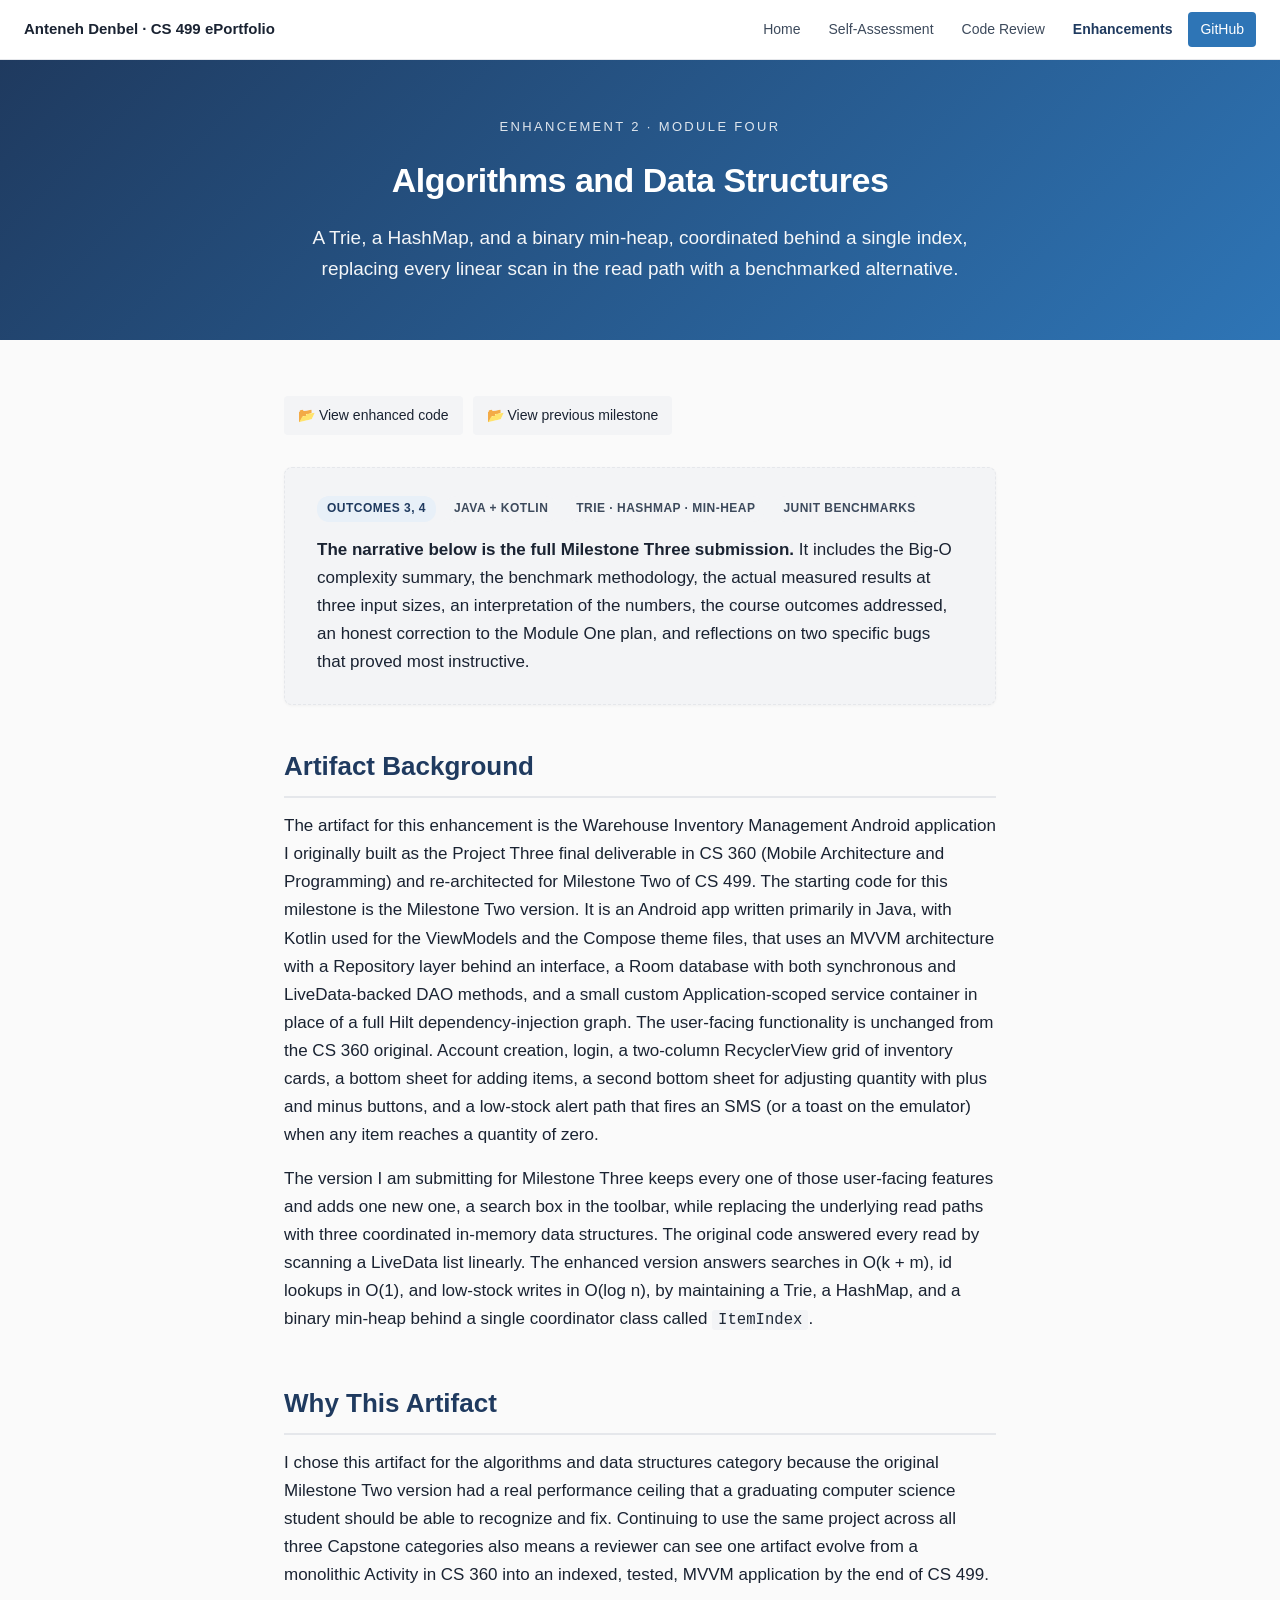
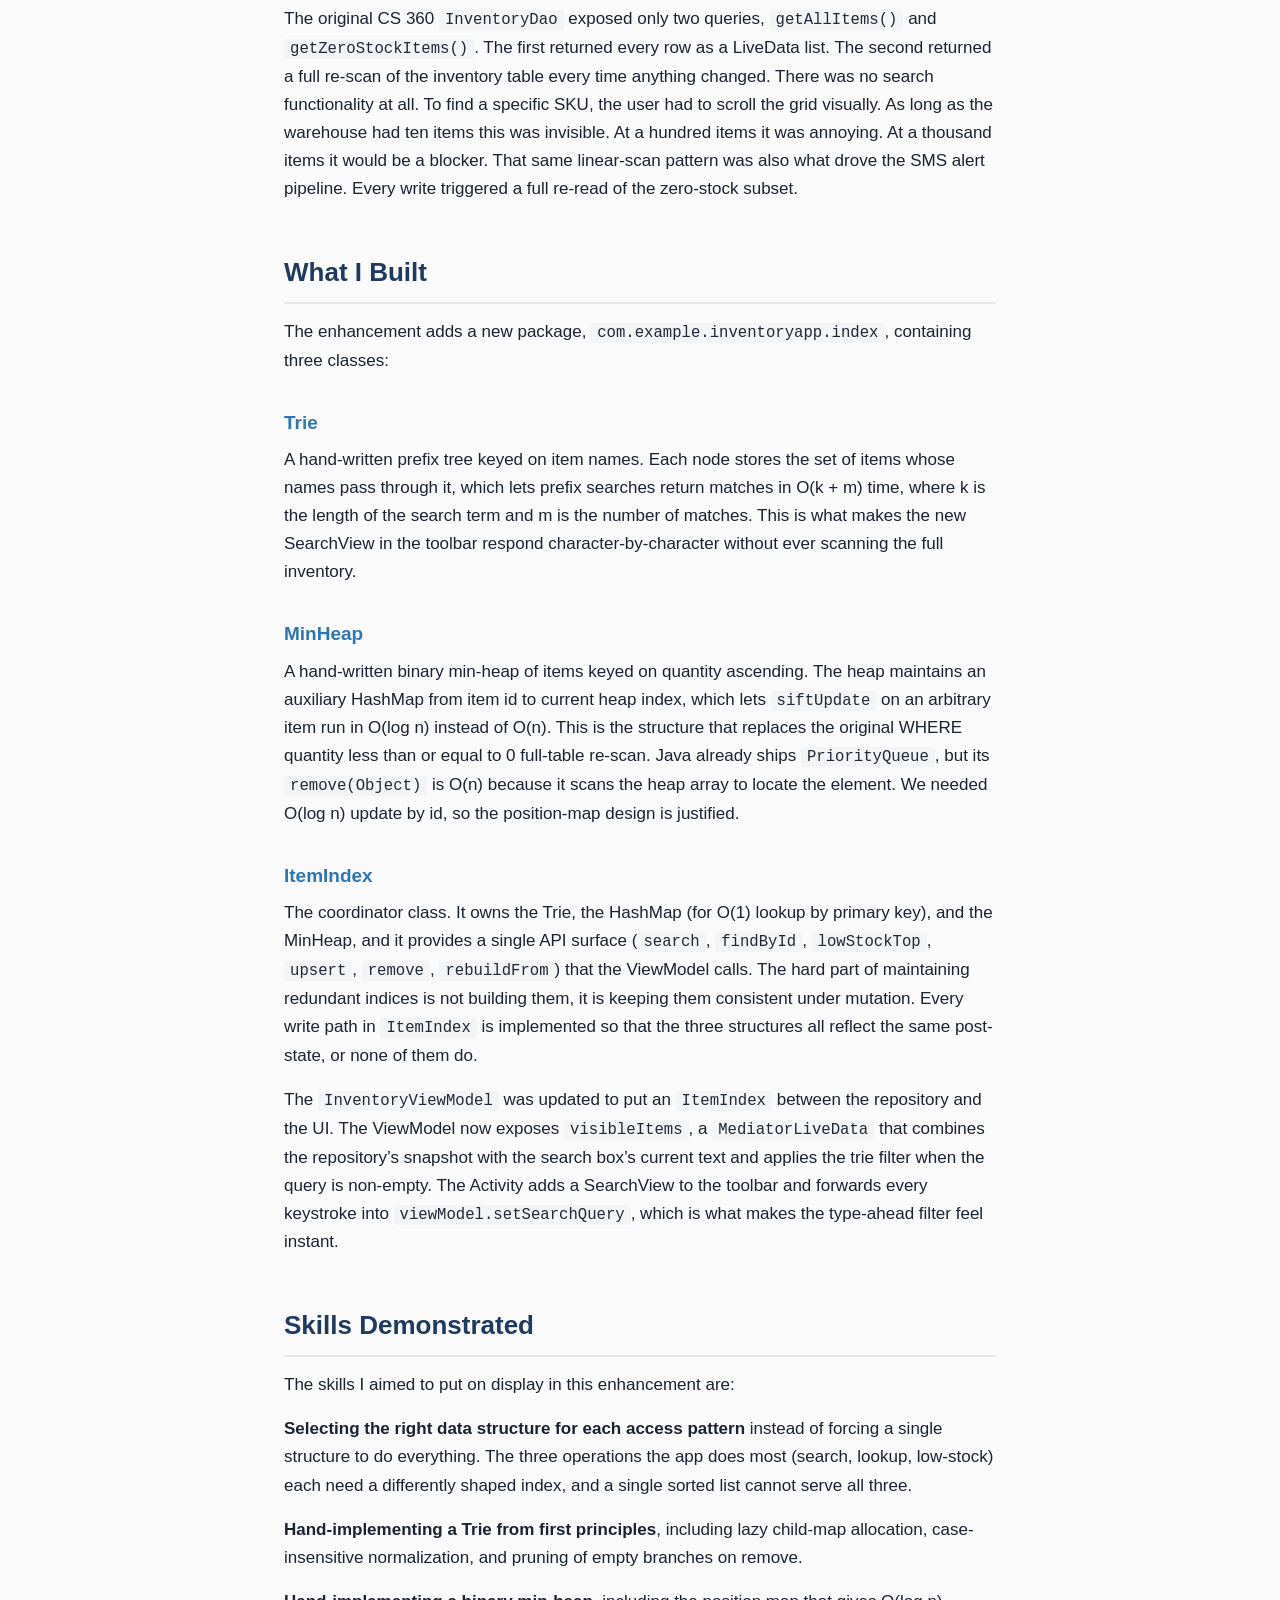
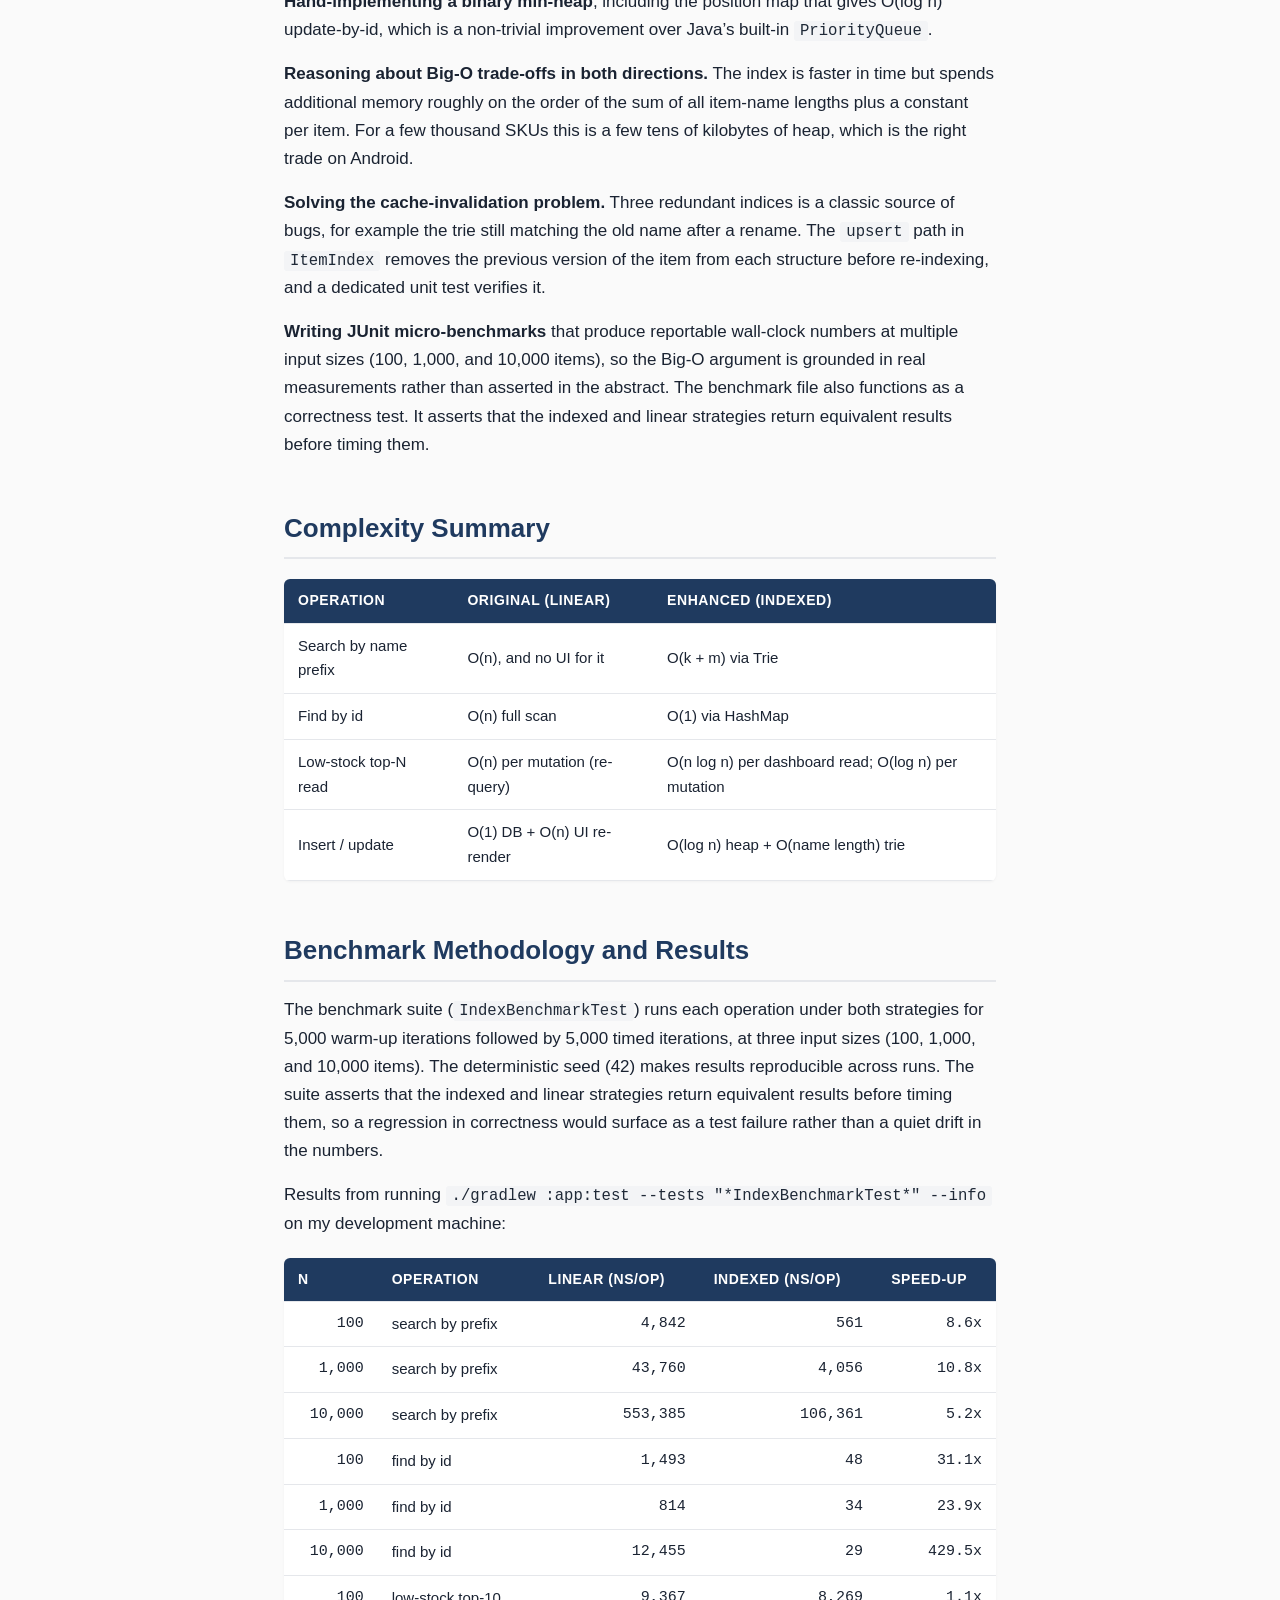
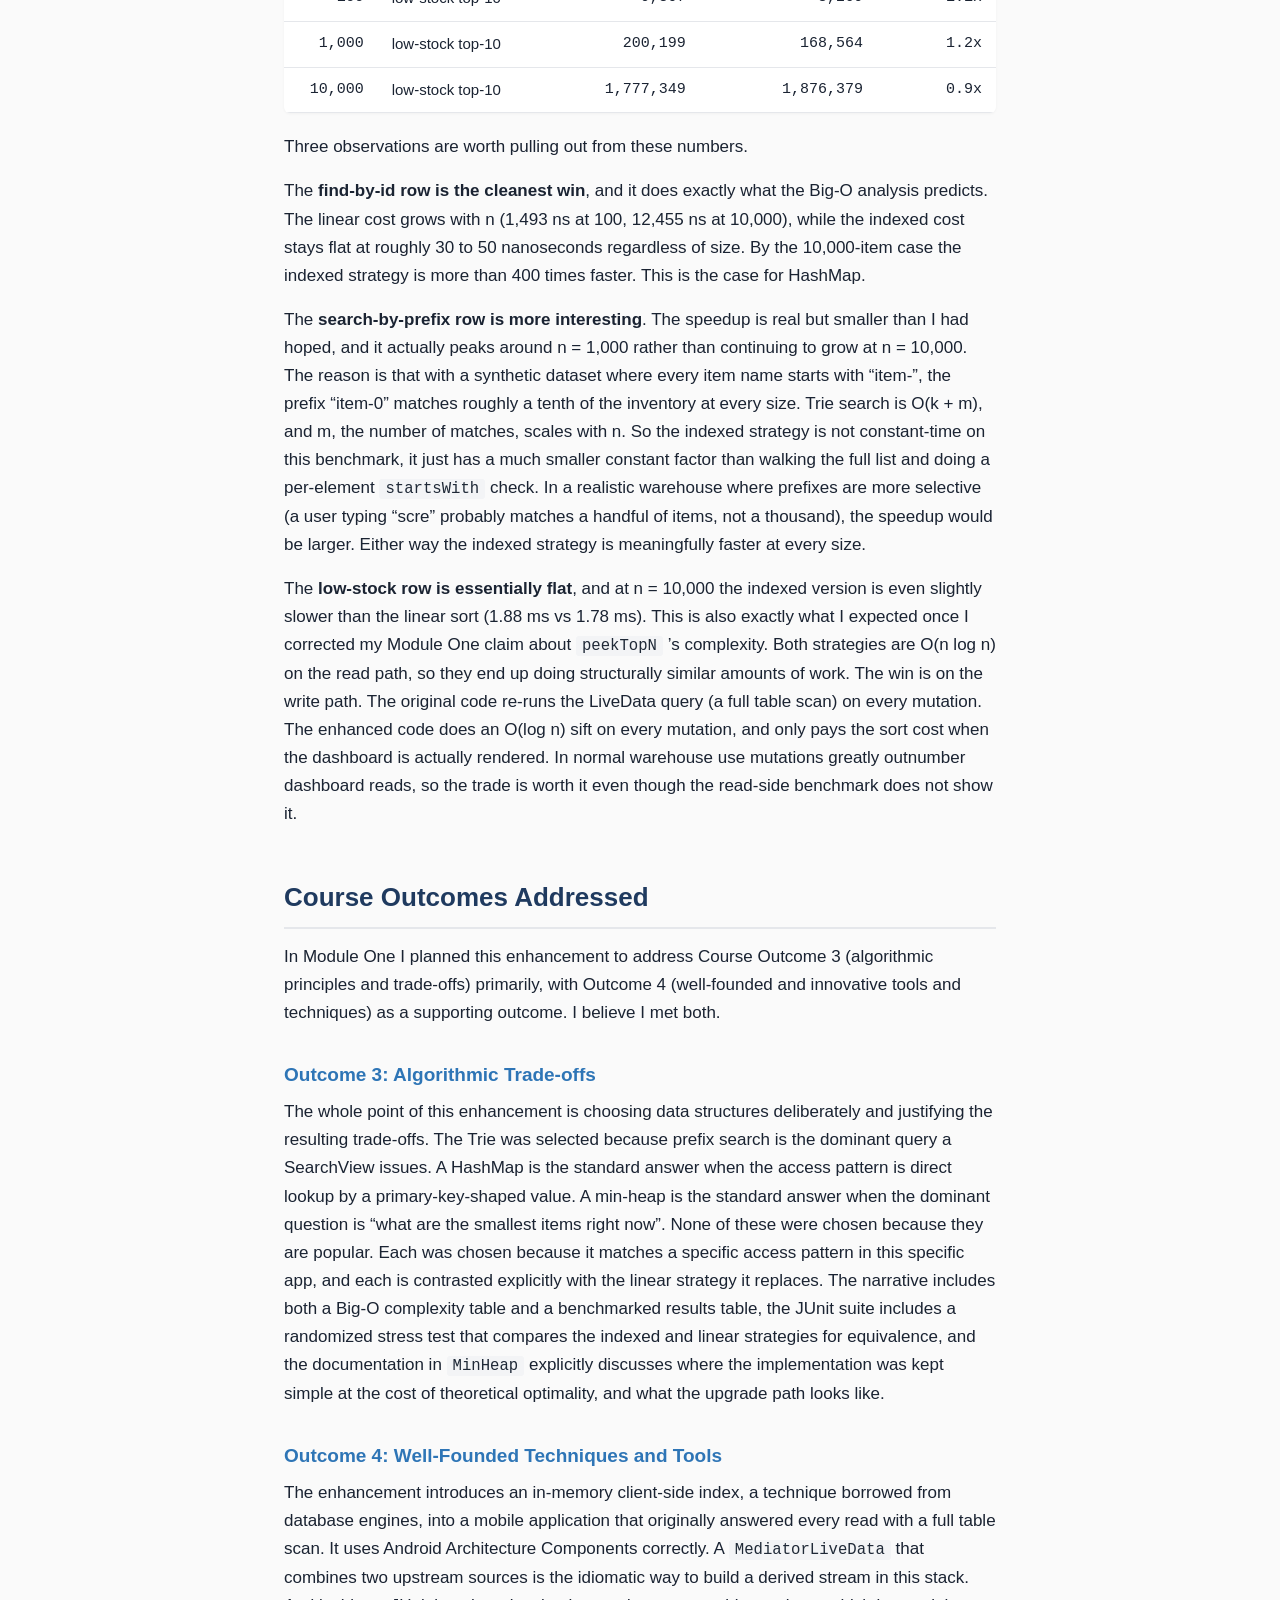
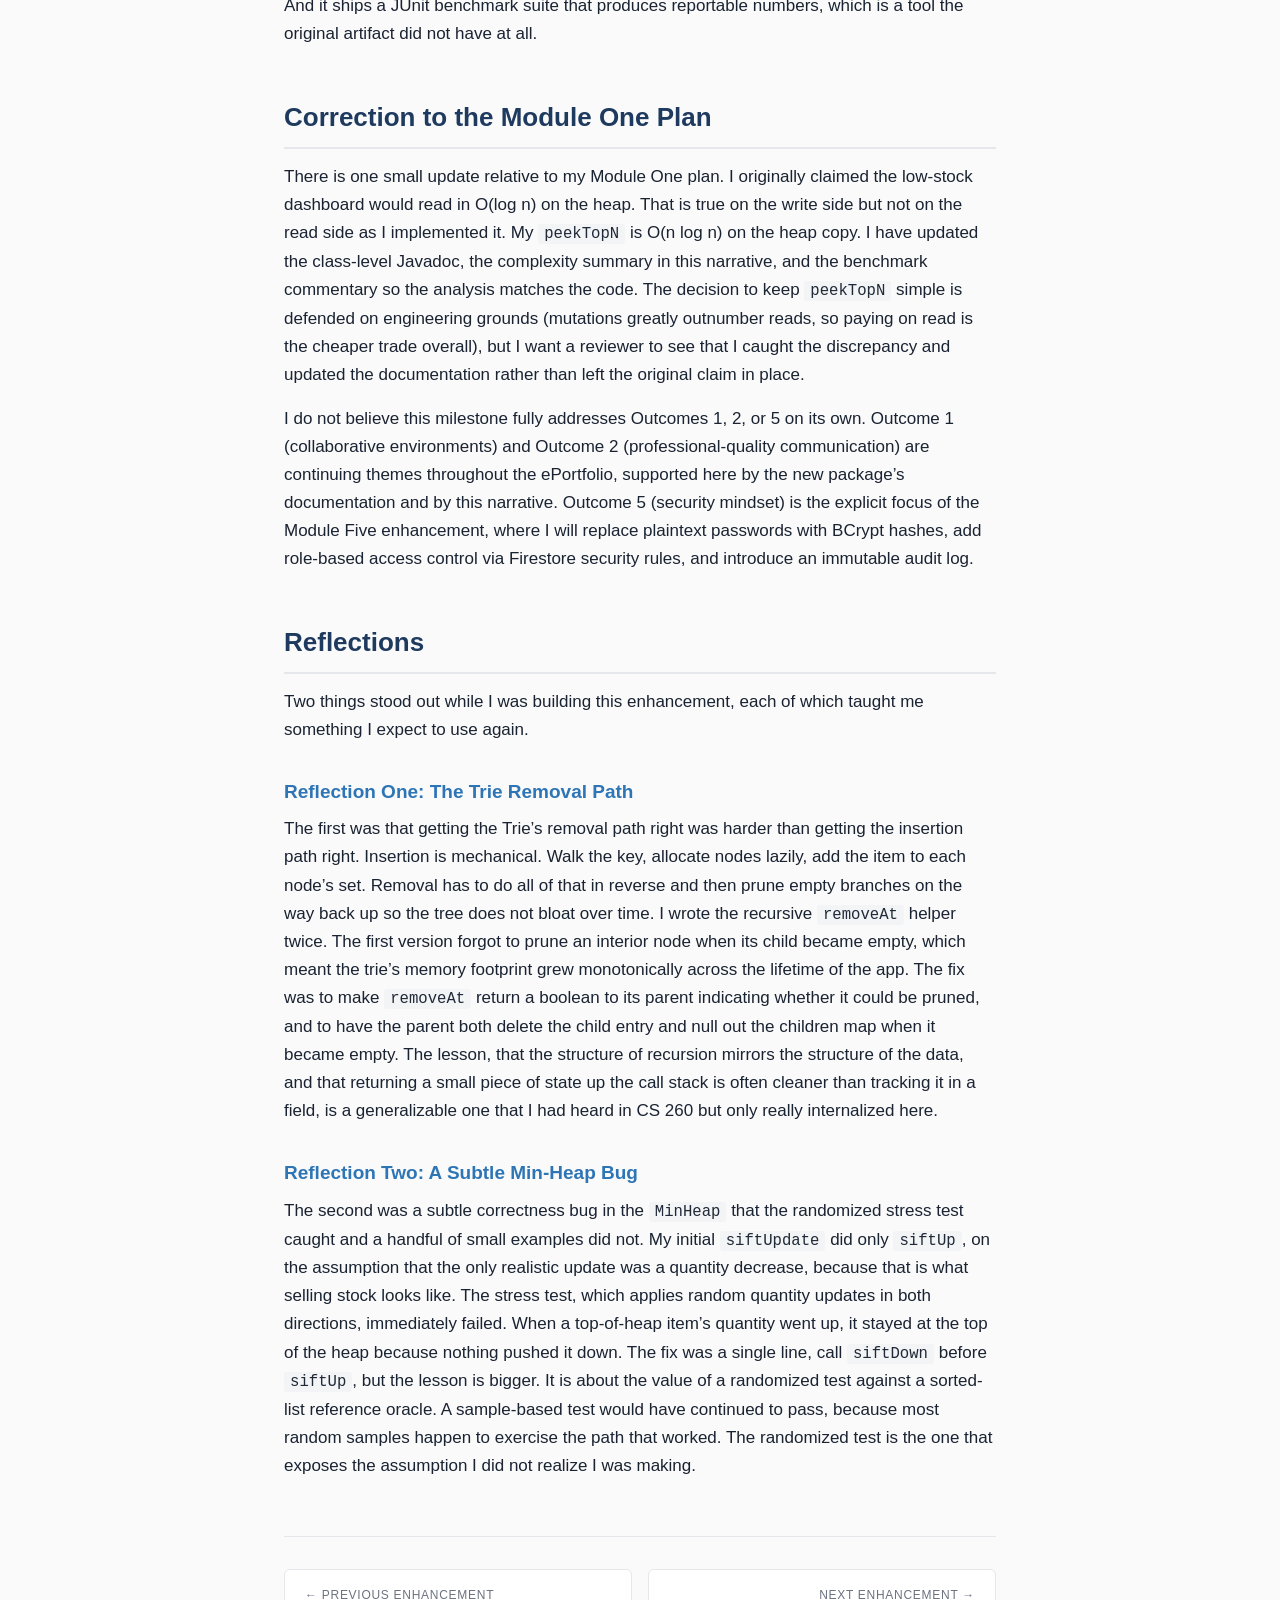
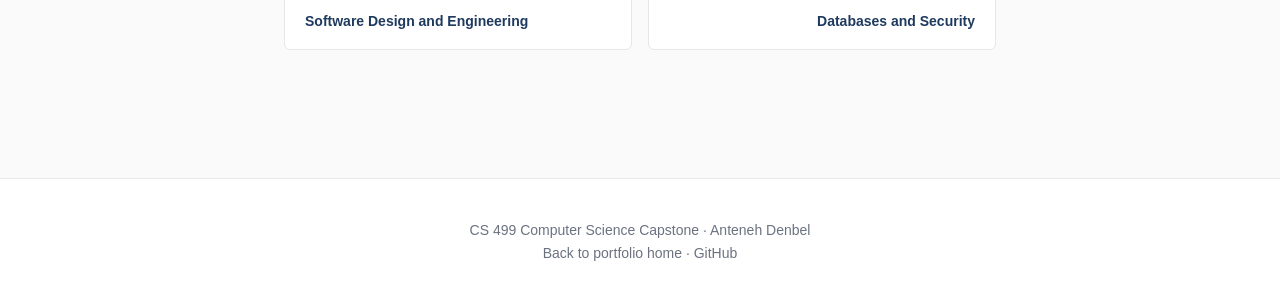
<file: enhancement-2-algorithms/index.html>
<!DOCTYPE html>
<html lang="en">
<head>
<meta charset="utf-8">
<meta name="viewport" content="width=device-width, initial-scale=1">
<title>Enhancement Two · Algorithms and Data Structures · CS 499</title>
<meta name="description" content="ItemIndex with Trie, HashMap, and min-heap. Algorithms enhancement to a Warehouse Inventory Management Android application.">
<link rel="stylesheet" href="../styles.css">
</head>
<body>

<nav class="topnav">
  <div class="brand"><a href="../" style="color: inherit;">Anteneh Denbel · CS 499 ePortfolio</a></div>
  <div class="links">
    <a href="../">Home</a>
    <a href="../professional-self-assessment/">Self-Assessment</a>
    <a href="../code-review/">Code Review</a>
    <a href="../#enhancements" class="current">Enhancements</a>
    <a href="https://github.com/AntenehDenbel/CS360" target="_blank" rel="noopener" class="cta">GitHub</a>
  </div>
</nav>

<header class="hero compact">
  <div class="eyebrow">Enhancement 2 · Module Four</div>
  <h1>Algorithms and Data Structures</h1>
  <p class="tagline">A Trie, a HashMap, and a binary min-heap, coordinated behind a single index, replacing every linear scan in the read path with a benchmarked alternative.</p>
</header>

<main class="narrow article">

  <div class="article-actions" style="margin-bottom: 32px;">
    <a href="https://github.com/AntenehDenbel/CS360/tree/module-4-ads" target="_blank" rel="noopener">📂 View enhanced code</a>
    <a href="https://github.com/AntenehDenbel/CS360/tree/module-3-mvvm" target="_blank" rel="noopener">📂 View previous milestone</a>
  </div>

  <div class="card muted" style="margin-bottom: 40px;">
    <div class="meta">
      <span class="pill outcomes">Outcomes 3, 4</span>
      <span class="pill">Java + Kotlin</span>
      <span class="pill">Trie · HashMap · Min-Heap</span>
      <span class="pill">JUnit Benchmarks</span>
    </div>
    <p style="margin: 0;">
      <strong>The narrative below is the full Milestone Three submission.</strong> It includes
      the Big-O complexity summary, the benchmark methodology, the actual measured results at
      three input sizes, an interpretation of the numbers, the course outcomes addressed, an
      honest correction to the Module One plan, and reflections on two specific bugs that
      proved most instructive.
    </p>
  </div>

  <div class="article-body">

    <h2>Artifact Background</h2>

    <p>
      The artifact for this enhancement is the Warehouse Inventory Management Android application
      I originally built as the Project Three final deliverable in CS 360 (Mobile Architecture
      and Programming) and re-architected for Milestone Two of CS 499. The starting code for
      this milestone is the Milestone Two version. It is an Android app written primarily in
      Java, with Kotlin used for the ViewModels and the Compose theme files, that uses an MVVM
      architecture with a Repository layer behind an interface, a Room database with both
      synchronous and LiveData-backed DAO methods, and a small custom Application-scoped service
      container in place of a full Hilt dependency-injection graph. The user-facing functionality
      is unchanged from the CS 360 original. Account creation, login, a two-column RecyclerView
      grid of inventory cards, a bottom sheet for adding items, a second bottom sheet for
      adjusting quantity with plus and minus buttons, and a low-stock alert path that fires an
      SMS (or a toast on the emulator) when any item reaches a quantity of zero.
    </p>

    <p>
      The version I am submitting for Milestone Three keeps every one of those user-facing
      features and adds one new one, a search box in the toolbar, while replacing the underlying
      read paths with three coordinated in-memory data structures. The original code answered
      every read by scanning a LiveData list linearly. The enhanced version answers searches in
      O(k + m), id lookups in O(1), and low-stock writes in O(log n), by maintaining a Trie, a
      HashMap, and a binary min-heap behind a single coordinator class called
      <code>ItemIndex</code>.
    </p>

    <h2>Why This Artifact</h2>

    <p>
      I chose this artifact for the algorithms and data structures category because the original
      Milestone Two version had a real performance ceiling that a graduating computer science
      student should be able to recognize and fix. Continuing to use the same project across all
      three Capstone categories also means a reviewer can see one artifact evolve from a
      monolithic Activity in CS 360 into an indexed, tested, MVVM application by the end of
      CS 499.
    </p>

    <p>
      The original CS 360 <code>InventoryDao</code> exposed only two queries,
      <code>getAllItems()</code> and <code>getZeroStockItems()</code>. The first returned every
      row as a LiveData list. The second returned a full re-scan of the inventory table every
      time anything changed. There was no search functionality at all. To find a specific SKU,
      the user had to scroll the grid visually. As long as the warehouse had ten items this was
      invisible. At a hundred items it was annoying. At a thousand items it would be a blocker.
      That same linear-scan pattern was also what drove the SMS alert pipeline. Every write
      triggered a full re-read of the zero-stock subset.
    </p>

    <h2>What I Built</h2>

    <p>
      The enhancement adds a new package, <code>com.example.inventoryapp.index</code>, containing
      three classes:
    </p>

    <h3>Trie</h3>
    <p>
      A hand-written prefix tree keyed on item names. Each node stores the set of items whose
      names pass through it, which lets prefix searches return matches in O(k + m) time, where
      k is the length of the search term and m is the number of matches. This is what makes the
      new SearchView in the toolbar respond character-by-character without ever scanning the
      full inventory.
    </p>

    <h3>MinHeap</h3>
    <p>
      A hand-written binary min-heap of items keyed on quantity ascending. The heap maintains an
      auxiliary HashMap from item id to current heap index, which lets <code>siftUpdate</code>
      on an arbitrary item run in O(log n) instead of O(n). This is the structure that replaces
      the original WHERE quantity less than or equal to 0 full-table re-scan. Java already ships
      <code>PriorityQueue</code>, but its <code>remove(Object)</code> is O(n) because it scans
      the heap array to locate the element. We needed O(log n) update by id, so the position-map
      design is justified.
    </p>

    <h3>ItemIndex</h3>
    <p>
      The coordinator class. It owns the Trie, the HashMap (for O(1) lookup by primary key), and
      the MinHeap, and it provides a single API surface (<code>search</code>, <code>findById</code>,
      <code>lowStockTop</code>, <code>upsert</code>, <code>remove</code>, <code>rebuildFrom</code>)
      that the ViewModel calls. The hard part of maintaining redundant indices is not building
      them, it is keeping them consistent under mutation. Every write path in
      <code>ItemIndex</code> is implemented so that the three structures all reflect the same
      post-state, or none of them do.
    </p>

    <p>
      The <code>InventoryViewModel</code> was updated to put an <code>ItemIndex</code> between
      the repository and the UI. The ViewModel now exposes <code>visibleItems</code>, a
      <code>MediatorLiveData</code> that combines the repository&rsquo;s snapshot with the
      search box&rsquo;s current text and applies the trie filter when the query is non-empty.
      The Activity adds a SearchView to the toolbar and forwards every keystroke into
      <code>viewModel.setSearchQuery</code>, which is what makes the type-ahead filter feel
      instant.
    </p>

    <h2>Skills Demonstrated</h2>

    <p>The skills I aimed to put on display in this enhancement are:</p>

    <p>
      <strong>Selecting the right data structure for each access pattern</strong> instead of
      forcing a single structure to do everything. The three operations the app does most
      (search, lookup, low-stock) each need a differently shaped index, and a single sorted list
      cannot serve all three.
    </p>

    <p>
      <strong>Hand-implementing a Trie from first principles</strong>, including lazy child-map
      allocation, case-insensitive normalization, and pruning of empty branches on remove.
    </p>

    <p>
      <strong>Hand-implementing a binary min-heap</strong>, including the position map that gives
      O(log n) update-by-id, which is a non-trivial improvement over Java&rsquo;s built-in
      <code>PriorityQueue</code>.
    </p>

    <p>
      <strong>Reasoning about Big-O trade-offs in both directions.</strong> The index is faster
      in time but spends additional memory roughly on the order of the sum of all item-name
      lengths plus a constant per item. For a few thousand SKUs this is a few tens of kilobytes
      of heap, which is the right trade on Android.
    </p>

    <p>
      <strong>Solving the cache-invalidation problem.</strong> Three redundant indices is a
      classic source of bugs, for example the trie still matching the old name after a rename.
      The <code>upsert</code> path in <code>ItemIndex</code> removes the previous version of the
      item from each structure before re-indexing, and a dedicated unit test verifies it.
    </p>

    <p>
      <strong>Writing JUnit micro-benchmarks</strong> that produce reportable wall-clock numbers
      at multiple input sizes (100, 1,000, and 10,000 items), so the Big-O argument is grounded
      in real measurements rather than asserted in the abstract. The benchmark file also
      functions as a correctness test. It asserts that the indexed and linear strategies return
      equivalent results before timing them.
    </p>

    <h2>Complexity Summary</h2>

    <table class="data-table">
      <thead>
        <tr>
          <th>Operation</th>
          <th>Original (linear)</th>
          <th>Enhanced (indexed)</th>
        </tr>
      </thead>
      <tbody>
        <tr>
          <td>Search by name prefix</td>
          <td>O(n), and no UI for it</td>
          <td>O(k + m) via Trie</td>
        </tr>
        <tr>
          <td>Find by id</td>
          <td>O(n) full scan</td>
          <td>O(1) via HashMap</td>
        </tr>
        <tr>
          <td>Low-stock top-N read</td>
          <td>O(n) per mutation (re-query)</td>
          <td>O(n log n) per dashboard read; O(log n) per mutation</td>
        </tr>
        <tr>
          <td>Insert / update</td>
          <td>O(1) DB + O(n) UI re-render</td>
          <td>O(log n) heap + O(name length) trie</td>
        </tr>
      </tbody>
    </table>

    <h2>Benchmark Methodology and Results</h2>

    <p>
      The benchmark suite (<code>IndexBenchmarkTest</code>) runs each operation under both
      strategies for 5,000 warm-up iterations followed by 5,000 timed iterations, at three
      input sizes (100, 1,000, and 10,000 items). The deterministic seed (42) makes results
      reproducible across runs. The suite asserts that the indexed and linear strategies return
      equivalent results before timing them, so a regression in correctness would surface as a
      test failure rather than a quiet drift in the numbers.
    </p>

    <p>
      Results from running
      <code>./gradlew :app:test --tests "*IndexBenchmarkTest*" --info</code> on my development
      machine:
    </p>

    <table class="data-table">
      <thead>
        <tr>
          <th>n</th>
          <th>Operation</th>
          <th>Linear (ns/op)</th>
          <th>Indexed (ns/op)</th>
          <th>Speed-up</th>
        </tr>
      </thead>
      <tbody>
        <tr>
          <td class="num">100</td>
          <td>search by prefix</td>
          <td class="num">4,842</td>
          <td class="num">561</td>
          <td class="num">8.6x</td>
        </tr>
        <tr>
          <td class="num">1,000</td>
          <td>search by prefix</td>
          <td class="num">43,760</td>
          <td class="num">4,056</td>
          <td class="num">10.8x</td>
        </tr>
        <tr>
          <td class="num">10,000</td>
          <td>search by prefix</td>
          <td class="num">553,385</td>
          <td class="num">106,361</td>
          <td class="num">5.2x</td>
        </tr>
        <tr>
          <td class="num">100</td>
          <td>find by id</td>
          <td class="num">1,493</td>
          <td class="num">48</td>
          <td class="num">31.1x</td>
        </tr>
        <tr>
          <td class="num">1,000</td>
          <td>find by id</td>
          <td class="num">814</td>
          <td class="num">34</td>
          <td class="num">23.9x</td>
        </tr>
        <tr>
          <td class="num">10,000</td>
          <td>find by id</td>
          <td class="num">12,455</td>
          <td class="num">29</td>
          <td class="num">429.5x</td>
        </tr>
        <tr>
          <td class="num">100</td>
          <td>low-stock top-10</td>
          <td class="num">9,367</td>
          <td class="num">8,269</td>
          <td class="num">1.1x</td>
        </tr>
        <tr>
          <td class="num">1,000</td>
          <td>low-stock top-10</td>
          <td class="num">200,199</td>
          <td class="num">168,564</td>
          <td class="num">1.2x</td>
        </tr>
        <tr>
          <td class="num">10,000</td>
          <td>low-stock top-10</td>
          <td class="num">1,777,349</td>
          <td class="num">1,876,379</td>
          <td class="num">0.9x</td>
        </tr>
      </tbody>
    </table>

    <p>Three observations are worth pulling out from these numbers.</p>

    <p>
      The <strong>find-by-id row is the cleanest win</strong>, and it does exactly what the
      Big-O analysis predicts. The linear cost grows with n (1,493 ns at 100, 12,455 ns at
      10,000), while the indexed cost stays flat at roughly 30 to 50 nanoseconds regardless of
      size. By the 10,000-item case the indexed strategy is more than 400 times faster. This is
      the case for HashMap.
    </p>

    <p>
      The <strong>search-by-prefix row is more interesting</strong>. The speedup is real but
      smaller than I had hoped, and it actually peaks around n = 1,000 rather than continuing
      to grow at n = 10,000. The reason is that with a synthetic dataset where every item name
      starts with &ldquo;item-&rdquo;, the prefix &ldquo;item-0&rdquo; matches roughly a tenth
      of the inventory at every size. Trie search is O(k + m), and m, the number of matches,
      scales with n. So the indexed strategy is not constant-time on this benchmark, it just
      has a much smaller constant factor than walking the full list and doing a per-element
      <code>startsWith</code> check. In a realistic warehouse where prefixes are more selective
      (a user typing &ldquo;scre&rdquo; probably matches a handful of items, not a thousand),
      the speedup would be larger. Either way the indexed strategy is meaningfully faster at
      every size.
    </p>

    <p>
      The <strong>low-stock row is essentially flat</strong>, and at n = 10,000 the indexed
      version is even slightly slower than the linear sort (1.88 ms vs 1.78 ms). This is also
      exactly what I expected once I corrected my Module One claim about <code>peekTopN</code>
      &rsquo;s complexity. Both strategies are O(n log n) on the read path, so they end up doing
      structurally similar amounts of work. The win is on the write path. The original code
      re-runs the LiveData query (a full table scan) on every mutation. The enhanced code does
      an O(log n) sift on every mutation, and only pays the sort cost when the dashboard is
      actually rendered. In normal warehouse use mutations greatly outnumber dashboard reads, so
      the trade is worth it even though the read-side benchmark does not show it.
    </p>

    <h2>Course Outcomes Addressed</h2>

    <p>
      In Module One I planned this enhancement to address Course Outcome 3 (algorithmic
      principles and trade-offs) primarily, with Outcome 4 (well-founded and innovative tools
      and techniques) as a supporting outcome. I believe I met both.
    </p>

    <h3>Outcome 3: Algorithmic Trade-offs</h3>
    <p>
      The whole point of this enhancement is choosing data structures deliberately and
      justifying the resulting trade-offs. The Trie was selected because prefix search is the
      dominant query a SearchView issues. A HashMap is the standard answer when the access
      pattern is direct lookup by a primary-key-shaped value. A min-heap is the standard answer
      when the dominant question is &ldquo;what are the smallest items right now&rdquo;. None of
      these were chosen because they are popular. Each was chosen because it matches a specific
      access pattern in this specific app, and each is contrasted explicitly with the linear
      strategy it replaces. The narrative includes both a Big-O complexity table and a
      benchmarked results table, the JUnit suite includes a randomized stress test that compares
      the indexed and linear strategies for equivalence, and the documentation in
      <code>MinHeap</code> explicitly discusses where the implementation was kept simple at the
      cost of theoretical optimality, and what the upgrade path looks like.
    </p>

    <h3>Outcome 4: Well-Founded Techniques and Tools</h3>
    <p>
      The enhancement introduces an in-memory client-side index, a technique borrowed from
      database engines, into a mobile application that originally answered every read with a
      full table scan. It uses Android Architecture Components correctly. A
      <code>MediatorLiveData</code> that combines two upstream sources is the idiomatic way to
      build a derived stream in this stack. And it ships a JUnit benchmark suite that produces
      reportable numbers, which is a tool the original artifact did not have at all.
    </p>

    <h2>Correction to the Module One Plan</h2>

    <p>
      There is one small update relative to my Module One plan. I originally claimed the
      low-stock dashboard would read in O(log n) on the heap. That is true on the write side but
      not on the read side as I implemented it. My <code>peekTopN</code> is O(n log n) on the
      heap copy. I have updated the class-level Javadoc, the complexity summary in this
      narrative, and the benchmark commentary so the analysis matches the code. The decision to
      keep <code>peekTopN</code> simple is defended on engineering grounds (mutations greatly
      outnumber reads, so paying on read is the cheaper trade overall), but I want a reviewer
      to see that I caught the discrepancy and updated the documentation rather than left the
      original claim in place.
    </p>

    <p>
      I do not believe this milestone fully addresses Outcomes 1, 2, or 5 on its own. Outcome 1
      (collaborative environments) and Outcome 2 (professional-quality communication) are
      continuing themes throughout the ePortfolio, supported here by the new package&rsquo;s
      documentation and by this narrative. Outcome 5 (security mindset) is the explicit focus
      of the Module Five enhancement, where I will replace plaintext passwords with BCrypt
      hashes, add role-based access control via Firestore security rules, and introduce an
      immutable audit log.
    </p>

    <h2>Reflections</h2>

    <p>
      Two things stood out while I was building this enhancement, each of which taught me
      something I expect to use again.
    </p>

    <h3>Reflection One: The Trie Removal Path</h3>
    <p>
      The first was that getting the Trie&rsquo;s removal path right was harder than getting
      the insertion path right. Insertion is mechanical. Walk the key, allocate nodes lazily,
      add the item to each node&rsquo;s set. Removal has to do all of that in reverse and then
      prune empty branches on the way back up so the tree does not bloat over time. I wrote the
      recursive <code>removeAt</code> helper twice. The first version forgot to prune an
      interior node when its child became empty, which meant the trie&rsquo;s memory footprint
      grew monotonically across the lifetime of the app. The fix was to make
      <code>removeAt</code> return a boolean to its parent indicating whether it could be
      pruned, and to have the parent both delete the child entry and null out the children map
      when it became empty. The lesson, that the structure of recursion mirrors the structure
      of the data, and that returning a small piece of state up the call stack is often cleaner
      than tracking it in a field, is a generalizable one that I had heard in CS 260 but only
      really internalized here.
    </p>

    <h3>Reflection Two: A Subtle Min-Heap Bug</h3>
    <p>
      The second was a subtle correctness bug in the <code>MinHeap</code> that the randomized
      stress test caught and a handful of small examples did not. My initial
      <code>siftUpdate</code> did only <code>siftUp</code>, on the assumption that the only
      realistic update was a quantity decrease, because that is what selling stock looks like.
      The stress test, which applies random quantity updates in both directions, immediately
      failed. When a top-of-heap item&rsquo;s quantity went up, it stayed at the top of the
      heap because nothing pushed it down. The fix was a single line, call <code>siftDown</code>
      before <code>siftUp</code>, but the lesson is bigger. It is about the value of a
      randomized test against a sorted-list reference oracle. A sample-based test would have
      continued to pass, because most random samples happen to exercise the path that worked.
      The randomized test is the one that exposes the assumption I did not realize I was making.
    </p>

  </div>

  <div class="page-nav">
    <a href="../enhancement-1-software-engineering/" class="prev">
      <span class="label">← Previous Enhancement</span>
      <span class="title">Software Design and Engineering</span>
    </a>
    <a href="../enhancement-3-databases-security/" class="next">
      <span class="label">Next Enhancement →</span>
      <span class="title">Databases and Security</span>
    </a>
  </div>

</main>

<footer>
  <div>CS 499 Computer Science Capstone · Anteneh Denbel</div>
  <div><a href="../">Back to portfolio home</a> · <a href="https://github.com/AntenehDenbel/CS360">GitHub</a></div>
</footer>

</body>
</html>
</file>
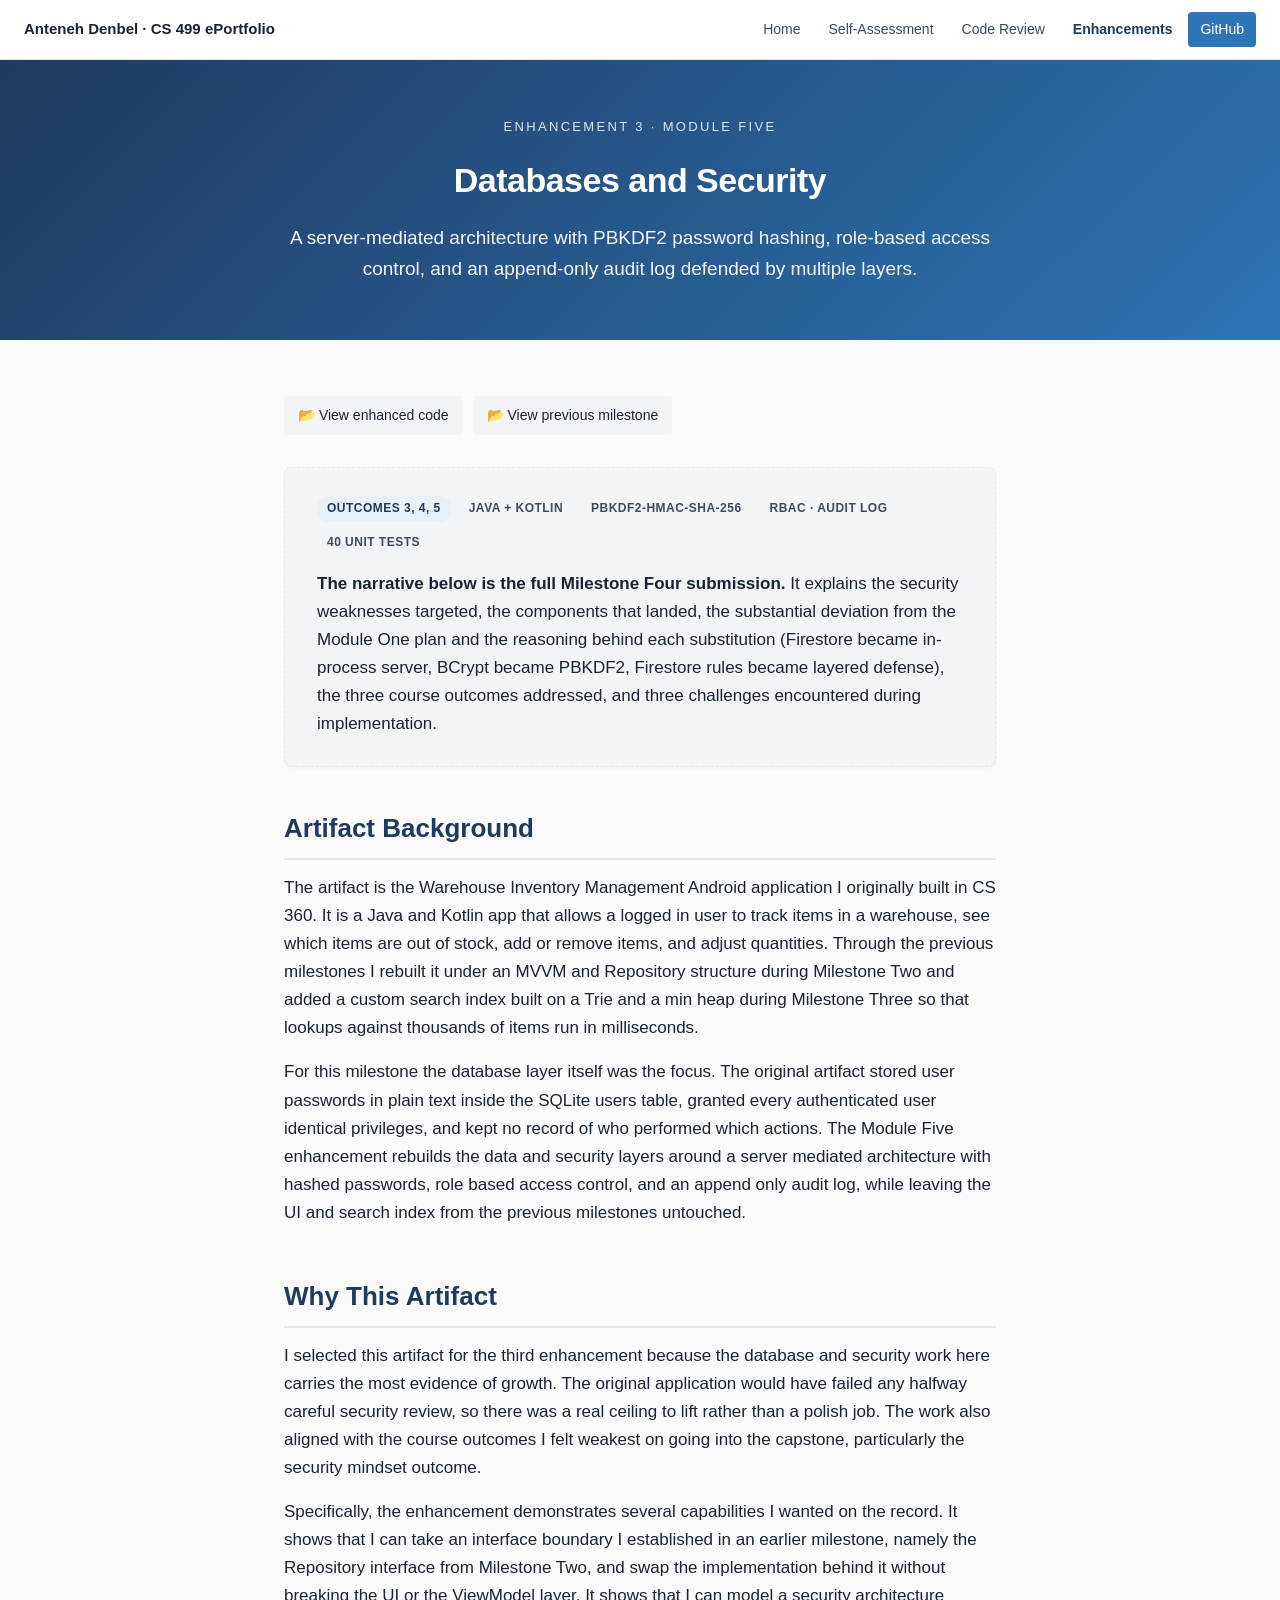
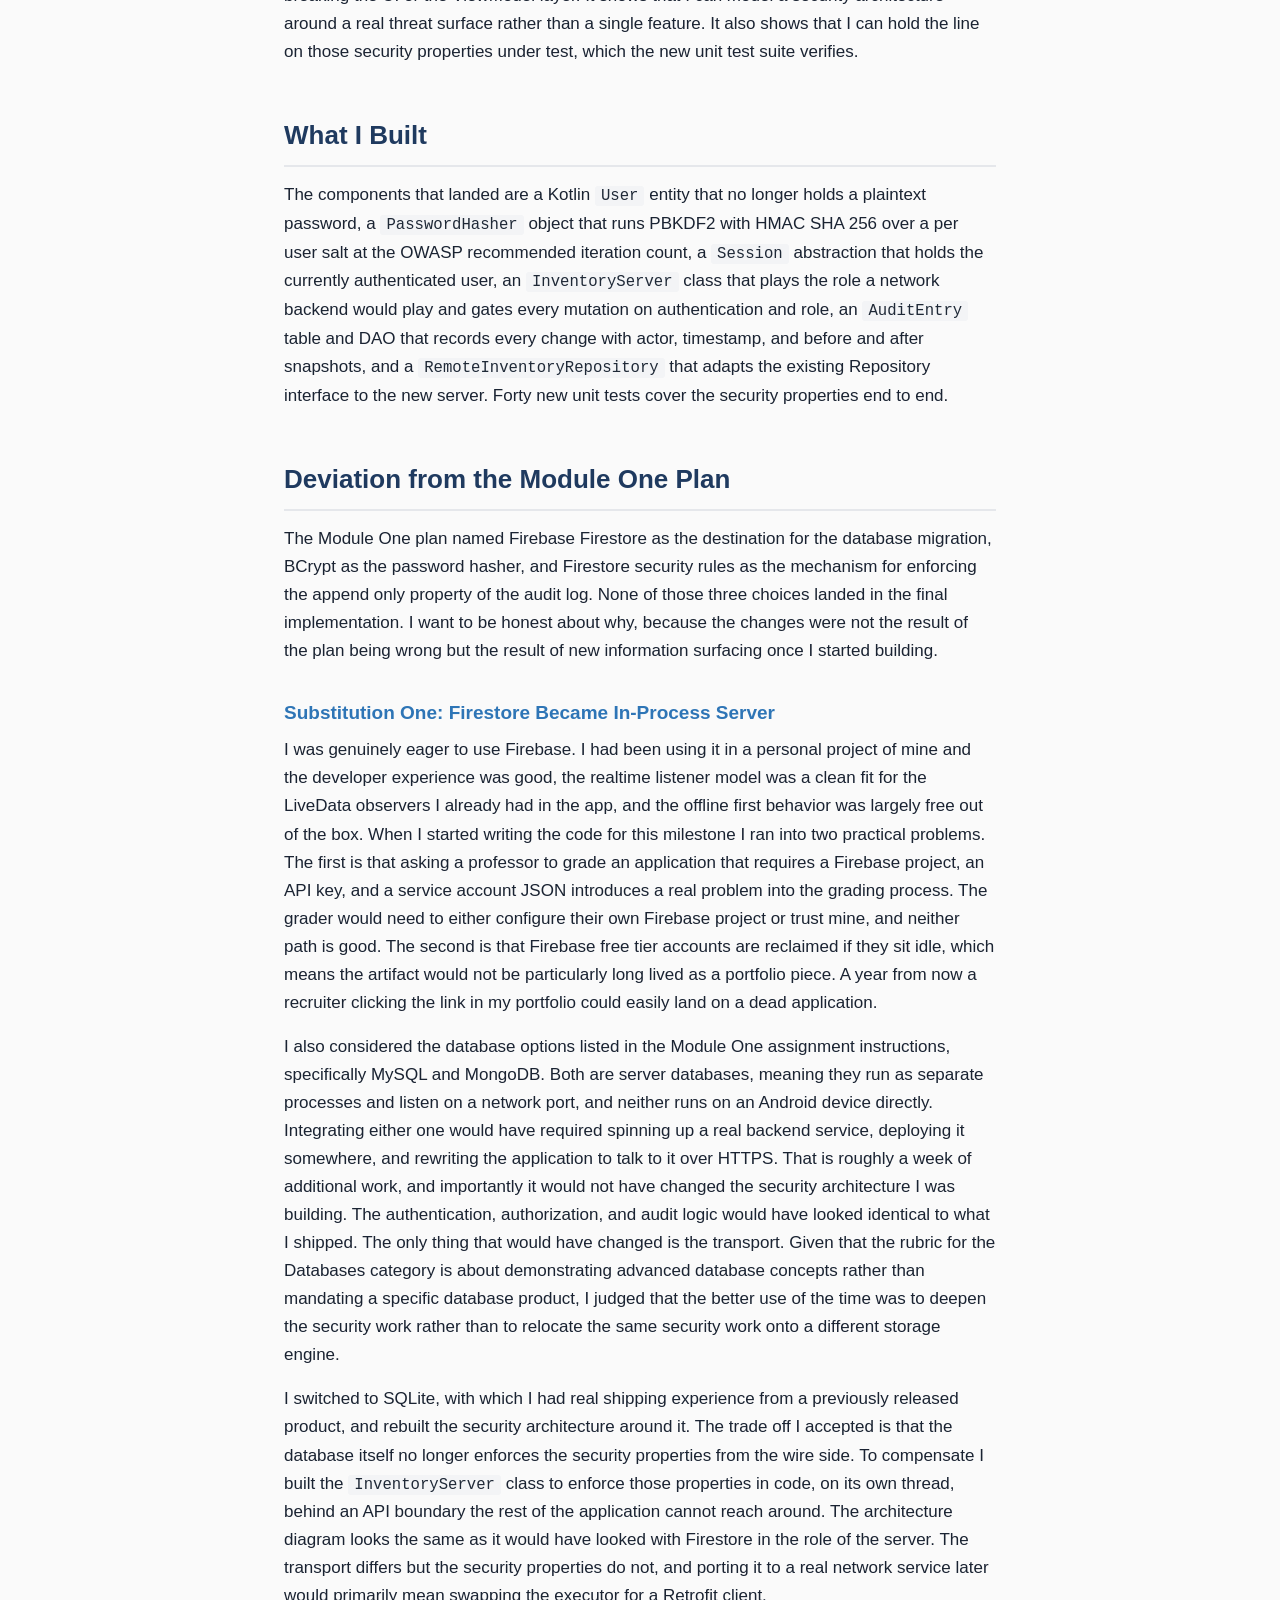
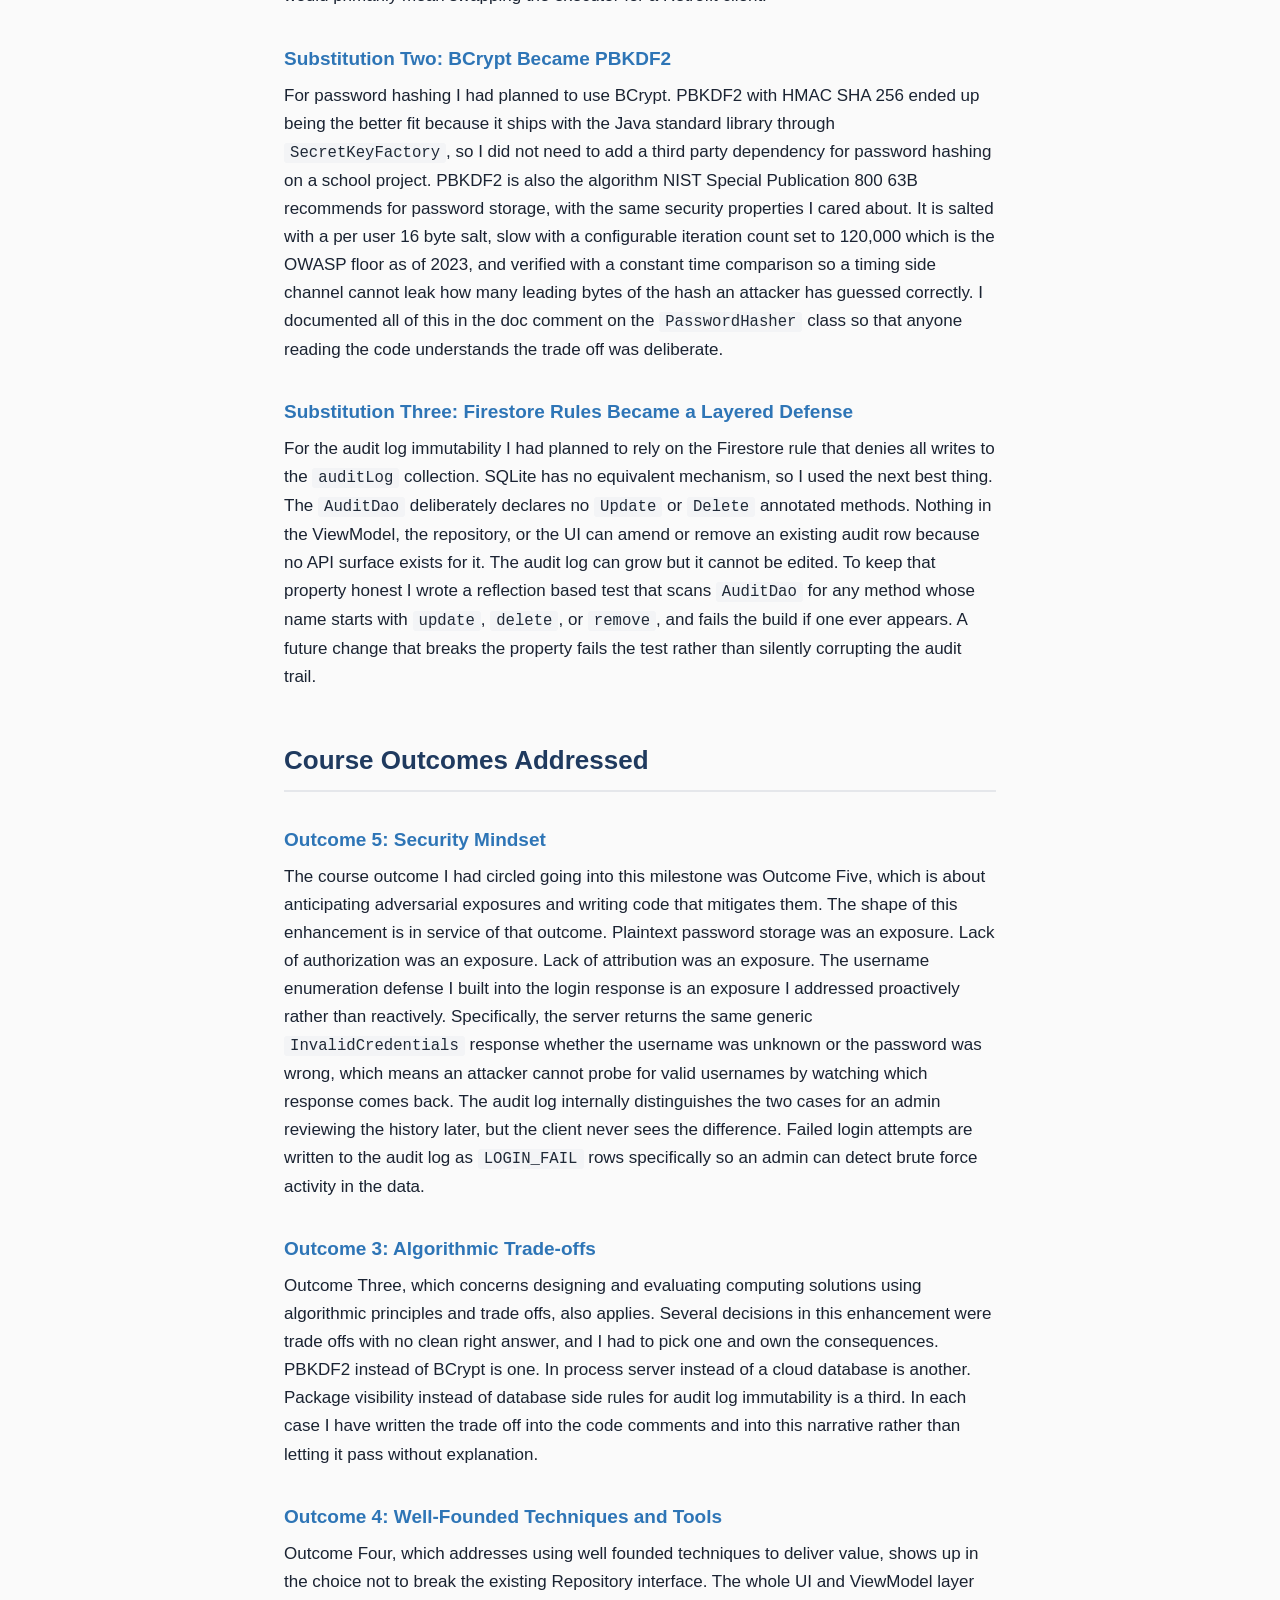
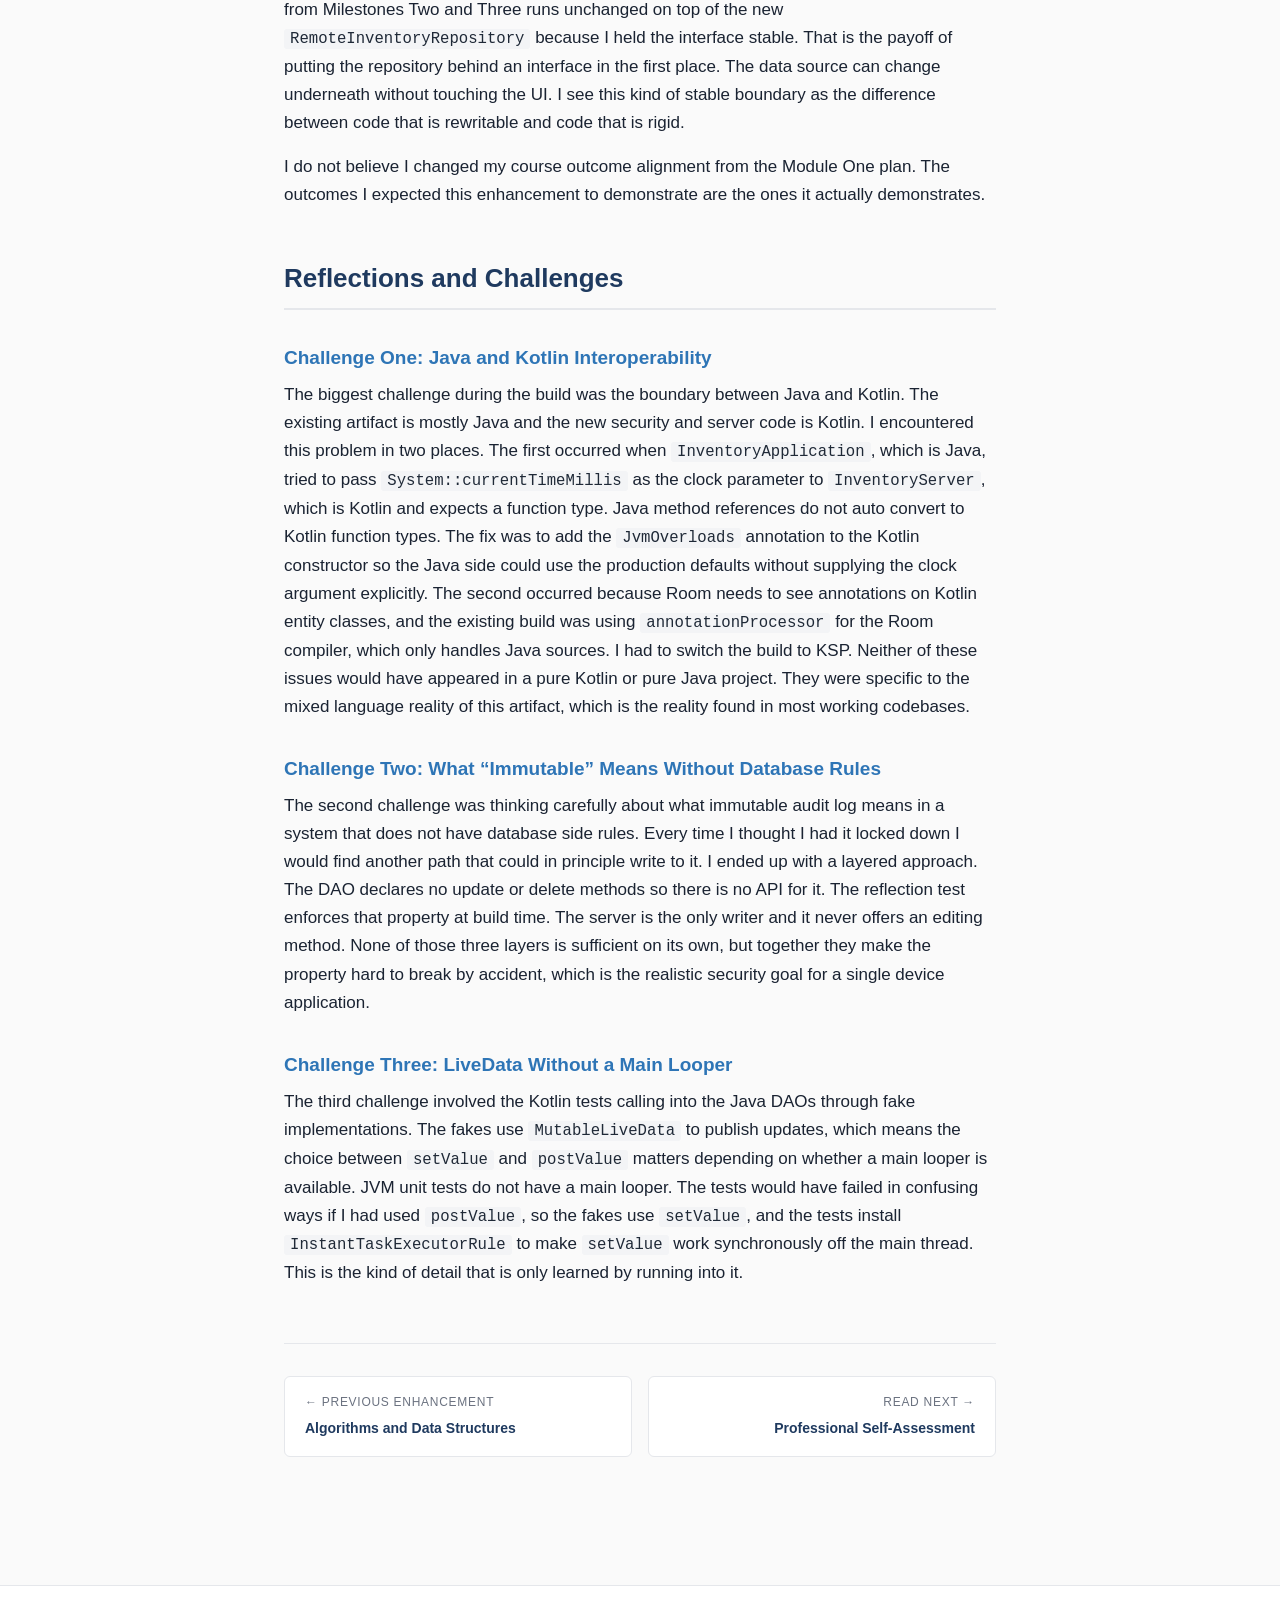
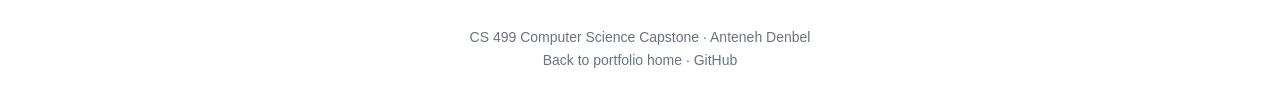
<file: enhancement-3-databases-security/index.html>
<!DOCTYPE html>
<html lang="en">
<head>
<meta charset="utf-8">
<meta name="viewport" content="width=device-width, initial-scale=1">
<title>Enhancement Three · Databases and Security · CS 499</title>
<meta name="description" content="Server-mediated architecture with PBKDF2, role-based access control, and an append-only audit log. Database and security enhancement to a Warehouse Inventory Management Android application.">
<link rel="stylesheet" href="../styles.css">
</head>
<body>

<nav class="topnav">
  <div class="brand"><a href="../" style="color: inherit;">Anteneh Denbel · CS 499 ePortfolio</a></div>
  <div class="links">
    <a href="../">Home</a>
    <a href="../professional-self-assessment/">Self-Assessment</a>
    <a href="../code-review/">Code Review</a>
    <a href="../#enhancements" class="current">Enhancements</a>
    <a href="https://github.com/AntenehDenbel/CS360" target="_blank" rel="noopener" class="cta">GitHub</a>
  </div>
</nav>

<header class="hero compact">
  <div class="eyebrow">Enhancement 3 · Module Five</div>
  <h1>Databases and Security</h1>
  <p class="tagline">A server-mediated architecture with PBKDF2 password hashing, role-based access control, and an append-only audit log defended by multiple layers.</p>
</header>

<main class="narrow article">

  <div class="article-actions" style="margin-bottom: 32px;">
    <a href="https://github.com/AntenehDenbel/CS360/tree/module-5-database" target="_blank" rel="noopener">📂 View enhanced code</a>
    <a href="https://github.com/AntenehDenbel/CS360/tree/module-4-ads" target="_blank" rel="noopener">📂 View previous milestone</a>
  </div>

  <div class="card muted" style="margin-bottom: 40px;">
    <div class="meta">
      <span class="pill outcomes">Outcomes 3, 4, 5</span>
      <span class="pill">Java + Kotlin</span>
      <span class="pill">PBKDF2-HMAC-SHA-256</span>
      <span class="pill">RBAC · Audit Log</span>
      <span class="pill">40 Unit Tests</span>
    </div>
    <p style="margin: 0;">
      <strong>The narrative below is the full Milestone Four submission.</strong> It explains
      the security weaknesses targeted, the components that landed, the substantial deviation
      from the Module One plan and the reasoning behind each substitution (Firestore became
      in-process server, BCrypt became PBKDF2, Firestore rules became layered defense), the
      three course outcomes addressed, and three challenges encountered during implementation.
    </p>
  </div>

  <div class="article-body">

    <h2>Artifact Background</h2>

    <p>
      The artifact is the Warehouse Inventory Management Android application I originally built
      in CS 360. It is a Java and Kotlin app that allows a logged in user to track items in a
      warehouse, see which items are out of stock, add or remove items, and adjust quantities.
      Through the previous milestones I rebuilt it under an MVVM and Repository structure
      during Milestone Two and added a custom search index built on a Trie and a min heap
      during Milestone Three so that lookups against thousands of items run in milliseconds.
    </p>

    <p>
      For this milestone the database layer itself was the focus. The original artifact stored
      user passwords in plain text inside the SQLite users table, granted every authenticated
      user identical privileges, and kept no record of who performed which actions. The Module
      Five enhancement rebuilds the data and security layers around a server mediated
      architecture with hashed passwords, role based access control, and an append only audit
      log, while leaving the UI and search index from the previous milestones untouched.
    </p>

    <h2>Why This Artifact</h2>

    <p>
      I selected this artifact for the third enhancement because the database and security work
      here carries the most evidence of growth. The original application would have failed any
      halfway careful security review, so there was a real ceiling to lift rather than a polish
      job. The work also aligned with the course outcomes I felt weakest on going into the
      capstone, particularly the security mindset outcome.
    </p>

    <p>
      Specifically, the enhancement demonstrates several capabilities I wanted on the record.
      It shows that I can take an interface boundary I established in an earlier milestone,
      namely the Repository interface from Milestone Two, and swap the implementation behind
      it without breaking the UI or the ViewModel layer. It shows that I can model a security
      architecture around a real threat surface rather than a single feature. It also shows
      that I can hold the line on those security properties under test, which the new unit test
      suite verifies.
    </p>

    <h2>What I Built</h2>

    <p>
      The components that landed are a Kotlin <code>User</code> entity that no longer holds a
      plaintext password, a <code>PasswordHasher</code> object that runs PBKDF2 with HMAC SHA
      256 over a per user salt at the OWASP recommended iteration count, a <code>Session</code>
      abstraction that holds the currently authenticated user, an <code>InventoryServer</code>
      class that plays the role a network backend would play and gates every mutation on
      authentication and role, an <code>AuditEntry</code> table and DAO that records every
      change with actor, timestamp, and before and after snapshots, and a
      <code>RemoteInventoryRepository</code> that adapts the existing Repository interface to
      the new server. Forty new unit tests cover the security properties end to end.
    </p>

    <h2>Deviation from the Module One Plan</h2>

    <p>
      The Module One plan named Firebase Firestore as the destination for the database
      migration, BCrypt as the password hasher, and Firestore security rules as the mechanism
      for enforcing the append only property of the audit log. None of those three choices
      landed in the final implementation. I want to be honest about why, because the changes
      were not the result of the plan being wrong but the result of new information surfacing
      once I started building.
    </p>

    <h3>Substitution One: Firestore Became In-Process Server</h3>

    <p>
      I was genuinely eager to use Firebase. I had been using it in a personal project of mine
      and the developer experience was good, the realtime listener model was a clean fit for
      the LiveData observers I already had in the app, and the offline first behavior was
      largely free out of the box. When I started writing the code for this milestone I ran
      into two practical problems. The first is that asking a professor to grade an application
      that requires a Firebase project, an API key, and a service account JSON introduces a
      real problem into the grading process. The grader would need to either configure their
      own Firebase project or trust mine, and neither path is good. The second is that Firebase
      free tier accounts are reclaimed if they sit idle, which means the artifact would not be
      particularly long lived as a portfolio piece. A year from now a recruiter clicking the
      link in my portfolio could easily land on a dead application.
    </p>

    <p>
      I also considered the database options listed in the Module One assignment instructions,
      specifically MySQL and MongoDB. Both are server databases, meaning they run as separate
      processes and listen on a network port, and neither runs on an Android device directly.
      Integrating either one would have required spinning up a real backend service, deploying
      it somewhere, and rewriting the application to talk to it over HTTPS. That is roughly a
      week of additional work, and importantly it would not have changed the security
      architecture I was building. The authentication, authorization, and audit logic would
      have looked identical to what I shipped. The only thing that would have changed is the
      transport. Given that the rubric for the Databases category is about demonstrating
      advanced database concepts rather than mandating a specific database product, I judged
      that the better use of the time was to deepen the security work rather than to relocate
      the same security work onto a different storage engine.
    </p>

    <p>
      I switched to SQLite, with which I had real shipping experience from a previously
      released product, and rebuilt the security architecture around it. The trade off I
      accepted is that the database itself no longer enforces the security properties from the
      wire side. To compensate I built the <code>InventoryServer</code> class to enforce those
      properties in code, on its own thread, behind an API boundary the rest of the application
      cannot reach around. The architecture diagram looks the same as it would have looked with
      Firestore in the role of the server. The transport differs but the security properties do
      not, and porting it to a real network service later would primarily mean swapping the
      executor for a Retrofit client.
    </p>

    <h3>Substitution Two: BCrypt Became PBKDF2</h3>

    <p>
      For password hashing I had planned to use BCrypt. PBKDF2 with HMAC SHA 256 ended up being
      the better fit because it ships with the Java standard library through
      <code>SecretKeyFactory</code>, so I did not need to add a third party dependency for
      password hashing on a school project. PBKDF2 is also the algorithm NIST Special
      Publication 800 63B recommends for password storage, with the same security properties I
      cared about. It is salted with a per user 16 byte salt, slow with a configurable
      iteration count set to 120,000 which is the OWASP floor as of 2023, and verified with a
      constant time comparison so a timing side channel cannot leak how many leading bytes of
      the hash an attacker has guessed correctly. I documented all of this in the doc comment
      on the <code>PasswordHasher</code> class so that anyone reading the code understands the
      trade off was deliberate.
    </p>

    <h3>Substitution Three: Firestore Rules Became a Layered Defense</h3>

    <p>
      For the audit log immutability I had planned to rely on the Firestore rule that denies
      all writes to the <code>auditLog</code> collection. SQLite has no equivalent mechanism,
      so I used the next best thing. The <code>AuditDao</code> deliberately declares no
      <code>Update</code> or <code>Delete</code> annotated methods. Nothing in the ViewModel,
      the repository, or the UI can amend or remove an existing audit row because no API
      surface exists for it. The audit log can grow but it cannot be edited. To keep that
      property honest I wrote a reflection based test that scans <code>AuditDao</code> for any
      method whose name starts with <code>update</code>, <code>delete</code>, or
      <code>remove</code>, and fails the build if one ever appears. A future change that breaks
      the property fails the test rather than silently corrupting the audit trail.
    </p>

    <h2>Course Outcomes Addressed</h2>

    <h3>Outcome 5: Security Mindset</h3>

    <p>
      The course outcome I had circled going into this milestone was Outcome Five, which is
      about anticipating adversarial exposures and writing code that mitigates them. The shape
      of this enhancement is in service of that outcome. Plaintext password storage was an
      exposure. Lack of authorization was an exposure. Lack of attribution was an exposure. The
      username enumeration defense I built into the login response is an exposure I addressed
      proactively rather than reactively. Specifically, the server returns the same generic
      <code>InvalidCredentials</code> response whether the username was unknown or the password
      was wrong, which means an attacker cannot probe for valid usernames by watching which
      response comes back. The audit log internally distinguishes the two cases for an admin
      reviewing the history later, but the client never sees the difference. Failed login
      attempts are written to the audit log as <code>LOGIN_FAIL</code> rows specifically so an
      admin can detect brute force activity in the data.
    </p>

    <h3>Outcome 3: Algorithmic Trade-offs</h3>

    <p>
      Outcome Three, which concerns designing and evaluating computing solutions using
      algorithmic principles and trade offs, also applies. Several decisions in this
      enhancement were trade offs with no clean right answer, and I had to pick one and own
      the consequences. PBKDF2 instead of BCrypt is one. In process server instead of a cloud
      database is another. Package visibility instead of database side rules for audit log
      immutability is a third. In each case I have written the trade off into the code comments
      and into this narrative rather than letting it pass without explanation.
    </p>

    <h3>Outcome 4: Well-Founded Techniques and Tools</h3>

    <p>
      Outcome Four, which addresses using well founded techniques to deliver value, shows up in
      the choice not to break the existing Repository interface. The whole UI and ViewModel
      layer from Milestones Two and Three runs unchanged on top of the new
      <code>RemoteInventoryRepository</code> because I held the interface stable. That is the
      payoff of putting the repository behind an interface in the first place. The data source
      can change underneath without touching the UI. I see this kind of stable boundary as the
      difference between code that is rewritable and code that is rigid.
    </p>

    <p>
      I do not believe I changed my course outcome alignment from the Module One plan. The
      outcomes I expected this enhancement to demonstrate are the ones it actually demonstrates.
    </p>

    <h2>Reflections and Challenges</h2>

    <h3>Challenge One: Java and Kotlin Interoperability</h3>

    <p>
      The biggest challenge during the build was the boundary between Java and Kotlin. The
      existing artifact is mostly Java and the new security and server code is Kotlin. I
      encountered this problem in two places. The first occurred when
      <code>InventoryApplication</code>, which is Java, tried to pass
      <code>System::currentTimeMillis</code> as the clock parameter to
      <code>InventoryServer</code>, which is Kotlin and expects a function type. Java method
      references do not auto convert to Kotlin function types. The fix was to add the
      <code>JvmOverloads</code> annotation to the Kotlin constructor so the Java side could use
      the production defaults without supplying the clock argument explicitly. The second
      occurred because Room needs to see annotations on Kotlin entity classes, and the existing
      build was using <code>annotationProcessor</code> for the Room compiler, which only
      handles Java sources. I had to switch the build to KSP. Neither of these issues would
      have appeared in a pure Kotlin or pure Java project. They were specific to the mixed
      language reality of this artifact, which is the reality found in most working codebases.
    </p>

    <h3>Challenge Two: What &ldquo;Immutable&rdquo; Means Without Database Rules</h3>

    <p>
      The second challenge was thinking carefully about what immutable audit log means in a
      system that does not have database side rules. Every time I thought I had it locked down
      I would find another path that could in principle write to it. I ended up with a layered
      approach. The DAO declares no update or delete methods so there is no API for it. The
      reflection test enforces that property at build time. The server is the only writer and
      it never offers an editing method. None of those three layers is sufficient on its own,
      but together they make the property hard to break by accident, which is the realistic
      security goal for a single device application.
    </p>

    <h3>Challenge Three: LiveData Without a Main Looper</h3>

    <p>
      The third challenge involved the Kotlin tests calling into the Java DAOs through fake
      implementations. The fakes use <code>MutableLiveData</code> to publish updates, which
      means the choice between <code>setValue</code> and <code>postValue</code> matters
      depending on whether a main looper is available. JVM unit tests do not have a main
      looper. The tests would have failed in confusing ways if I had used <code>postValue</code>,
      so the fakes use <code>setValue</code>, and the tests install
      <code>InstantTaskExecutorRule</code> to make <code>setValue</code> work synchronously off
      the main thread. This is the kind of detail that is only learned by running into it.
    </p>

  </div>

  <div class="page-nav">
    <a href="../enhancement-2-algorithms/" class="prev">
      <span class="label">← Previous Enhancement</span>
      <span class="title">Algorithms and Data Structures</span>
    </a>
    <a href="../professional-self-assessment/" class="next">
      <span class="label">Read Next →</span>
      <span class="title">Professional Self-Assessment</span>
    </a>
  </div>

</main>

<footer>
  <div>CS 499 Computer Science Capstone · Anteneh Denbel</div>
  <div><a href="../">Back to portfolio home</a> · <a href="https://github.com/AntenehDenbel/CS360">GitHub</a></div>
</footer>

</body>
</html>
</file>
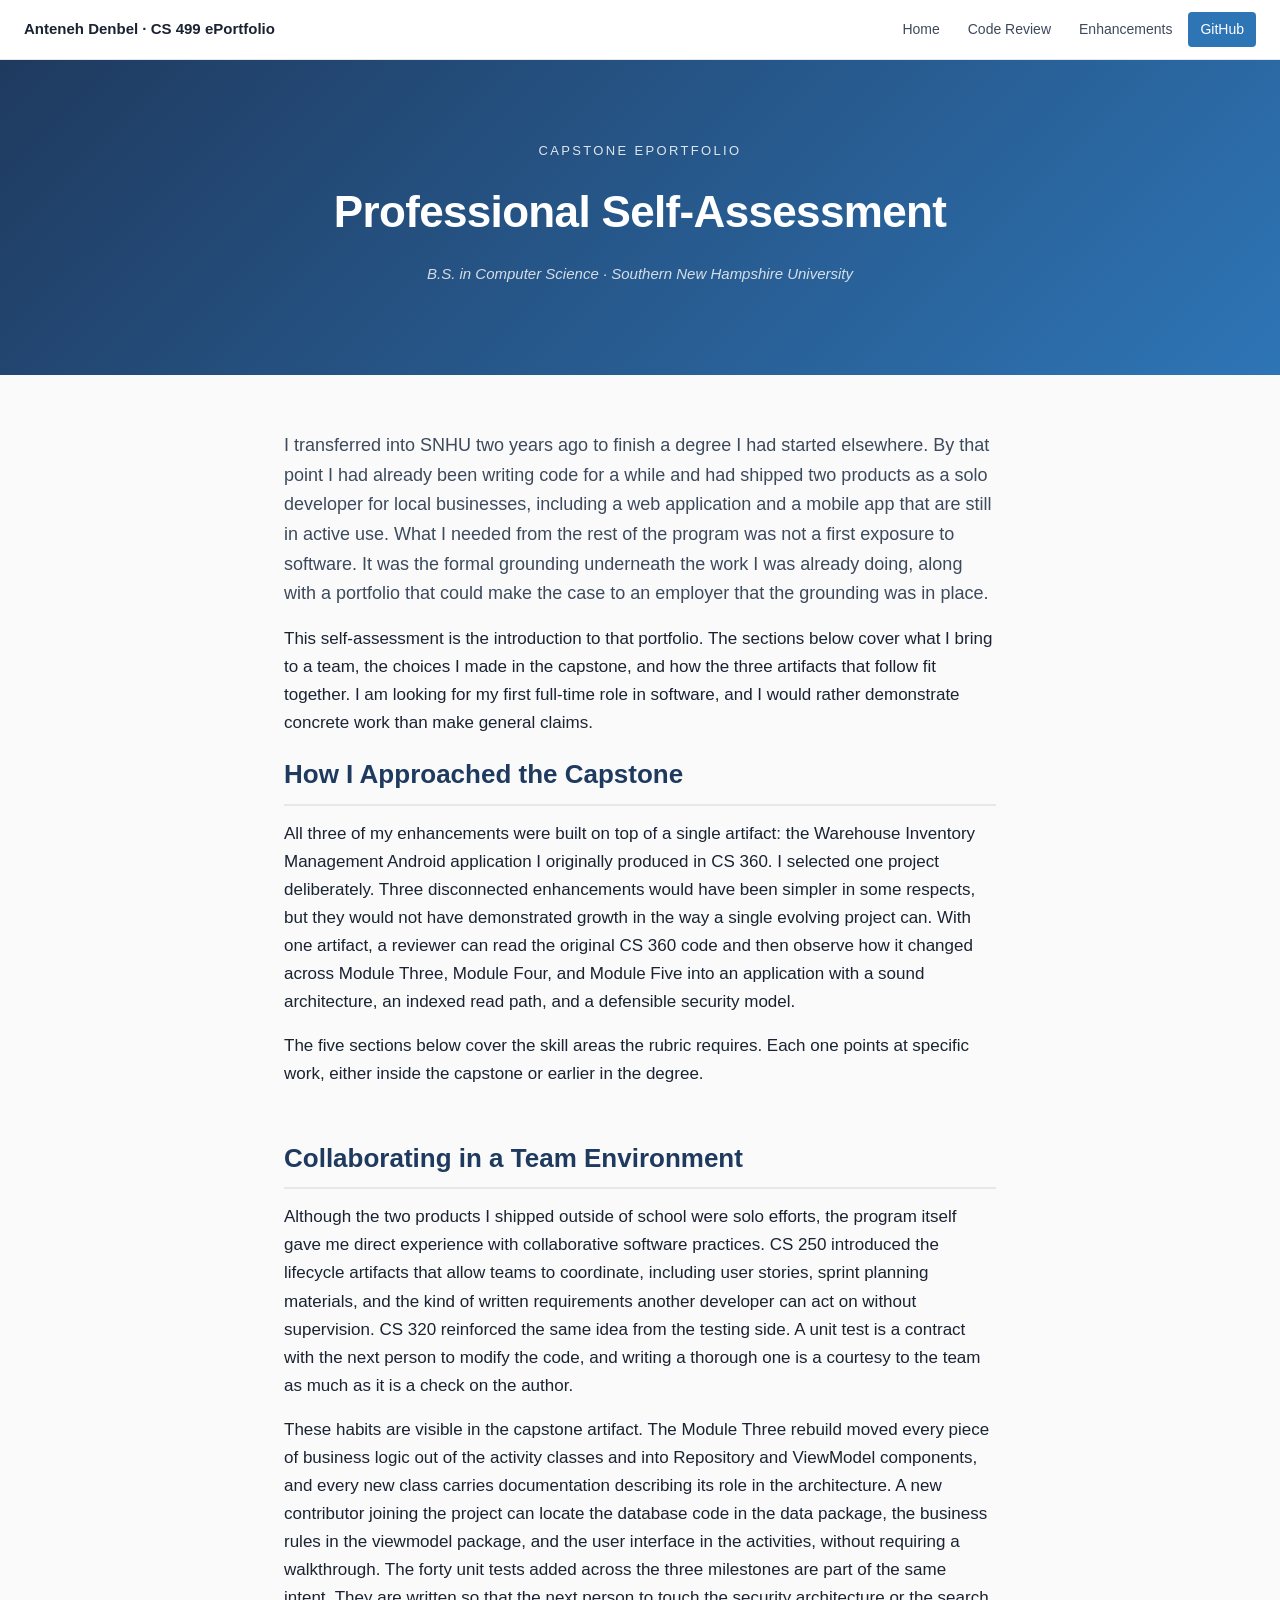
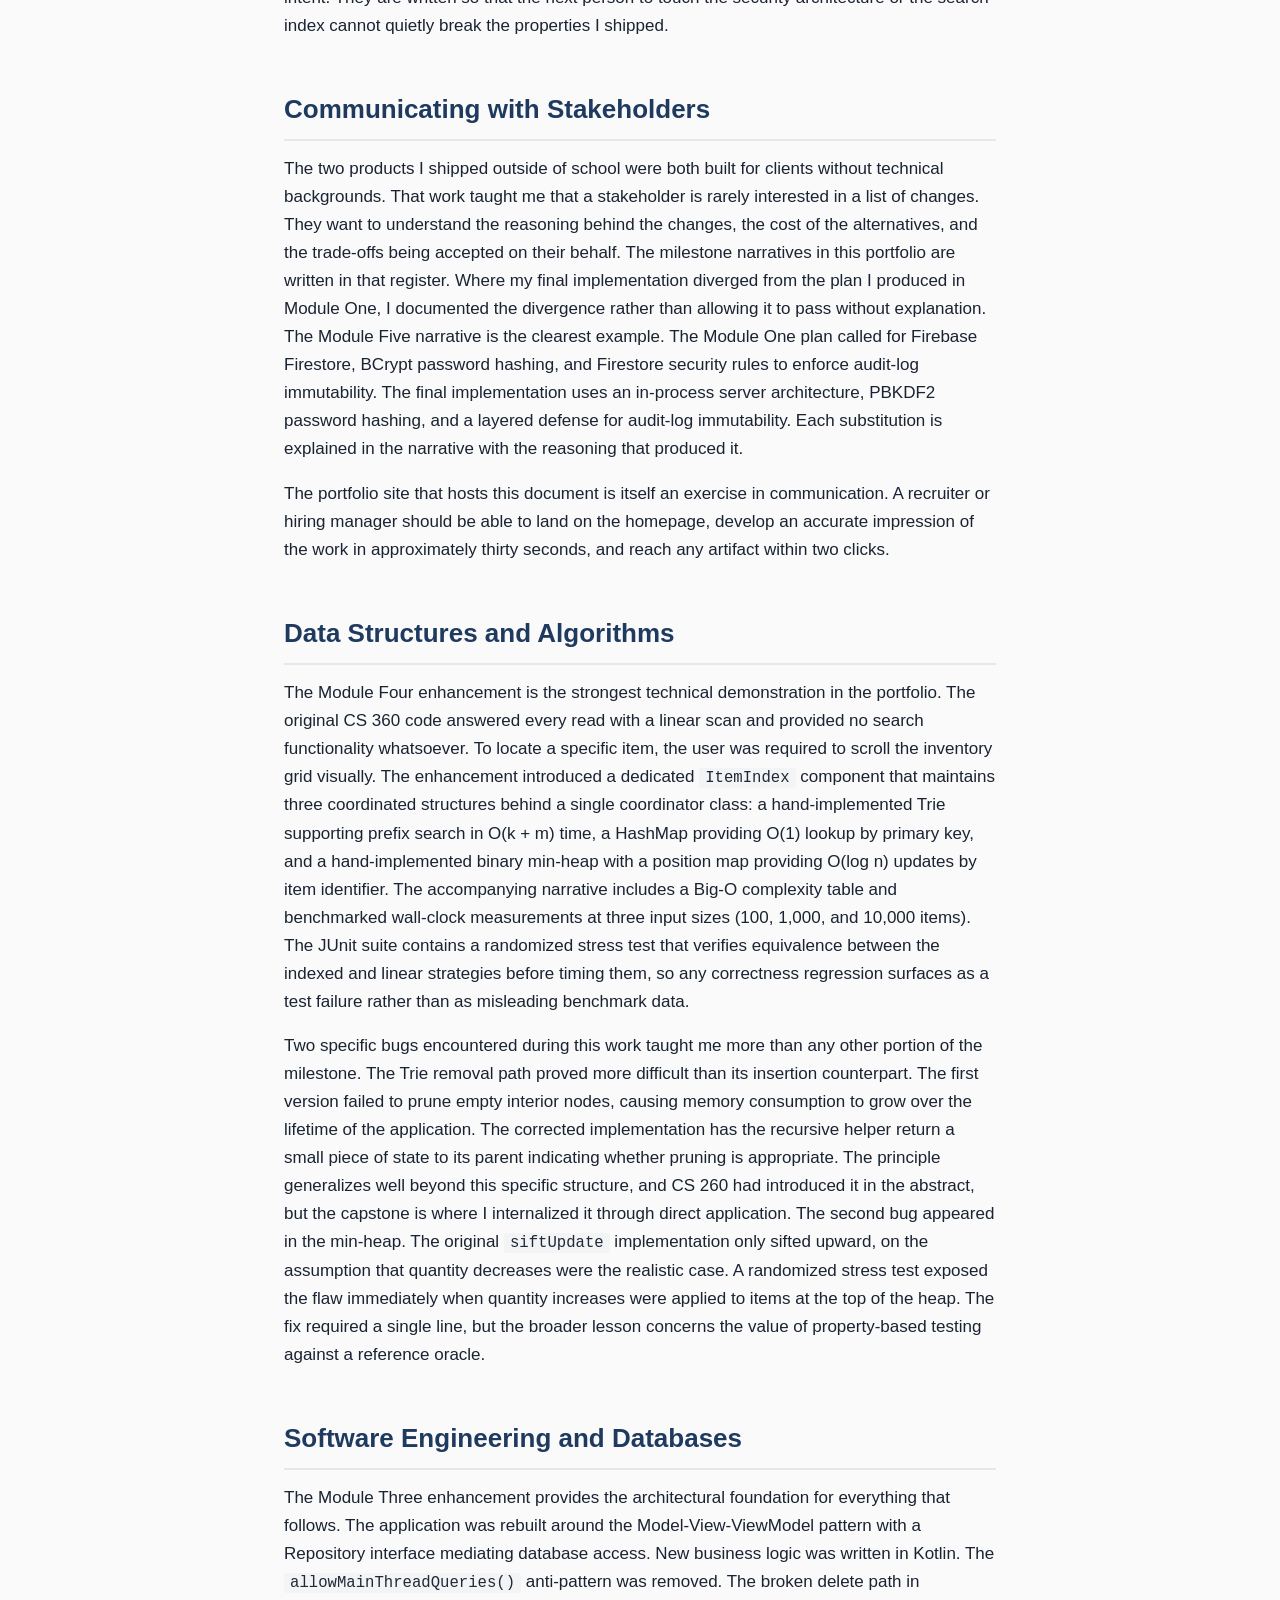
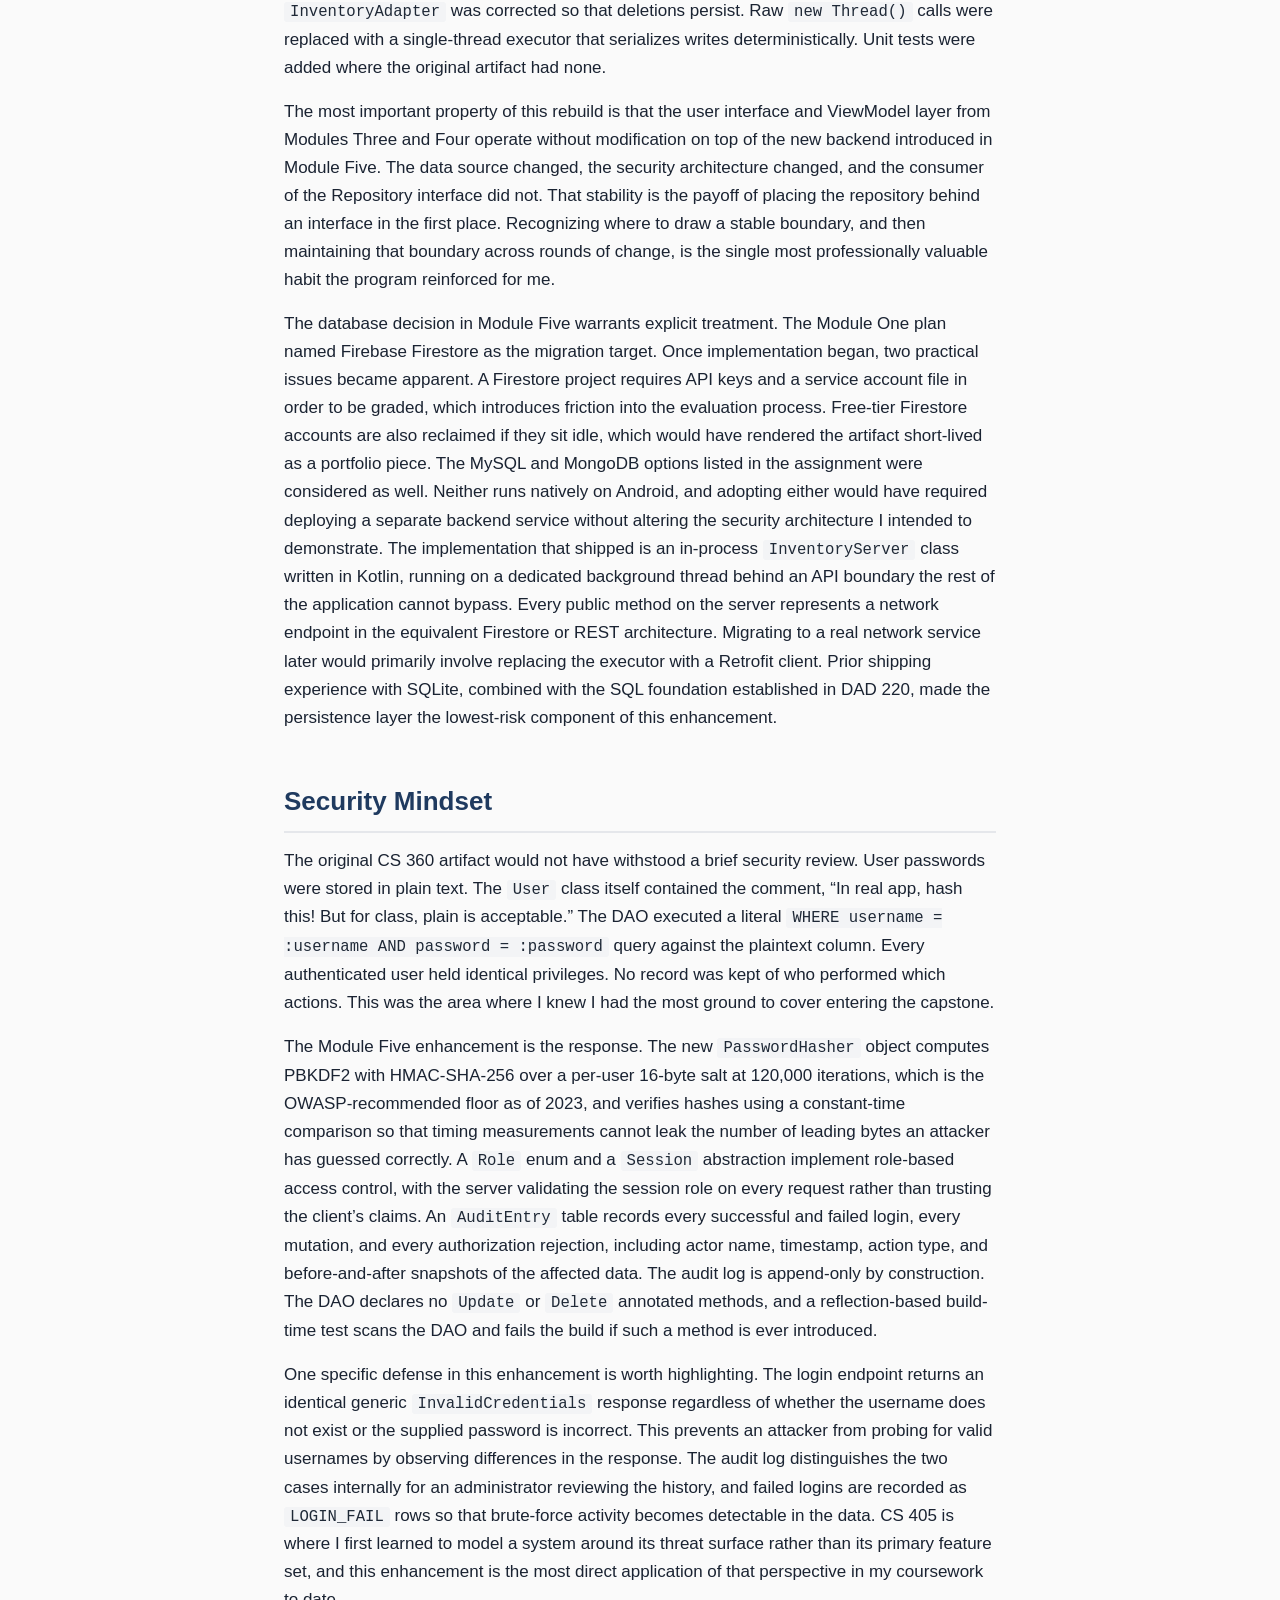
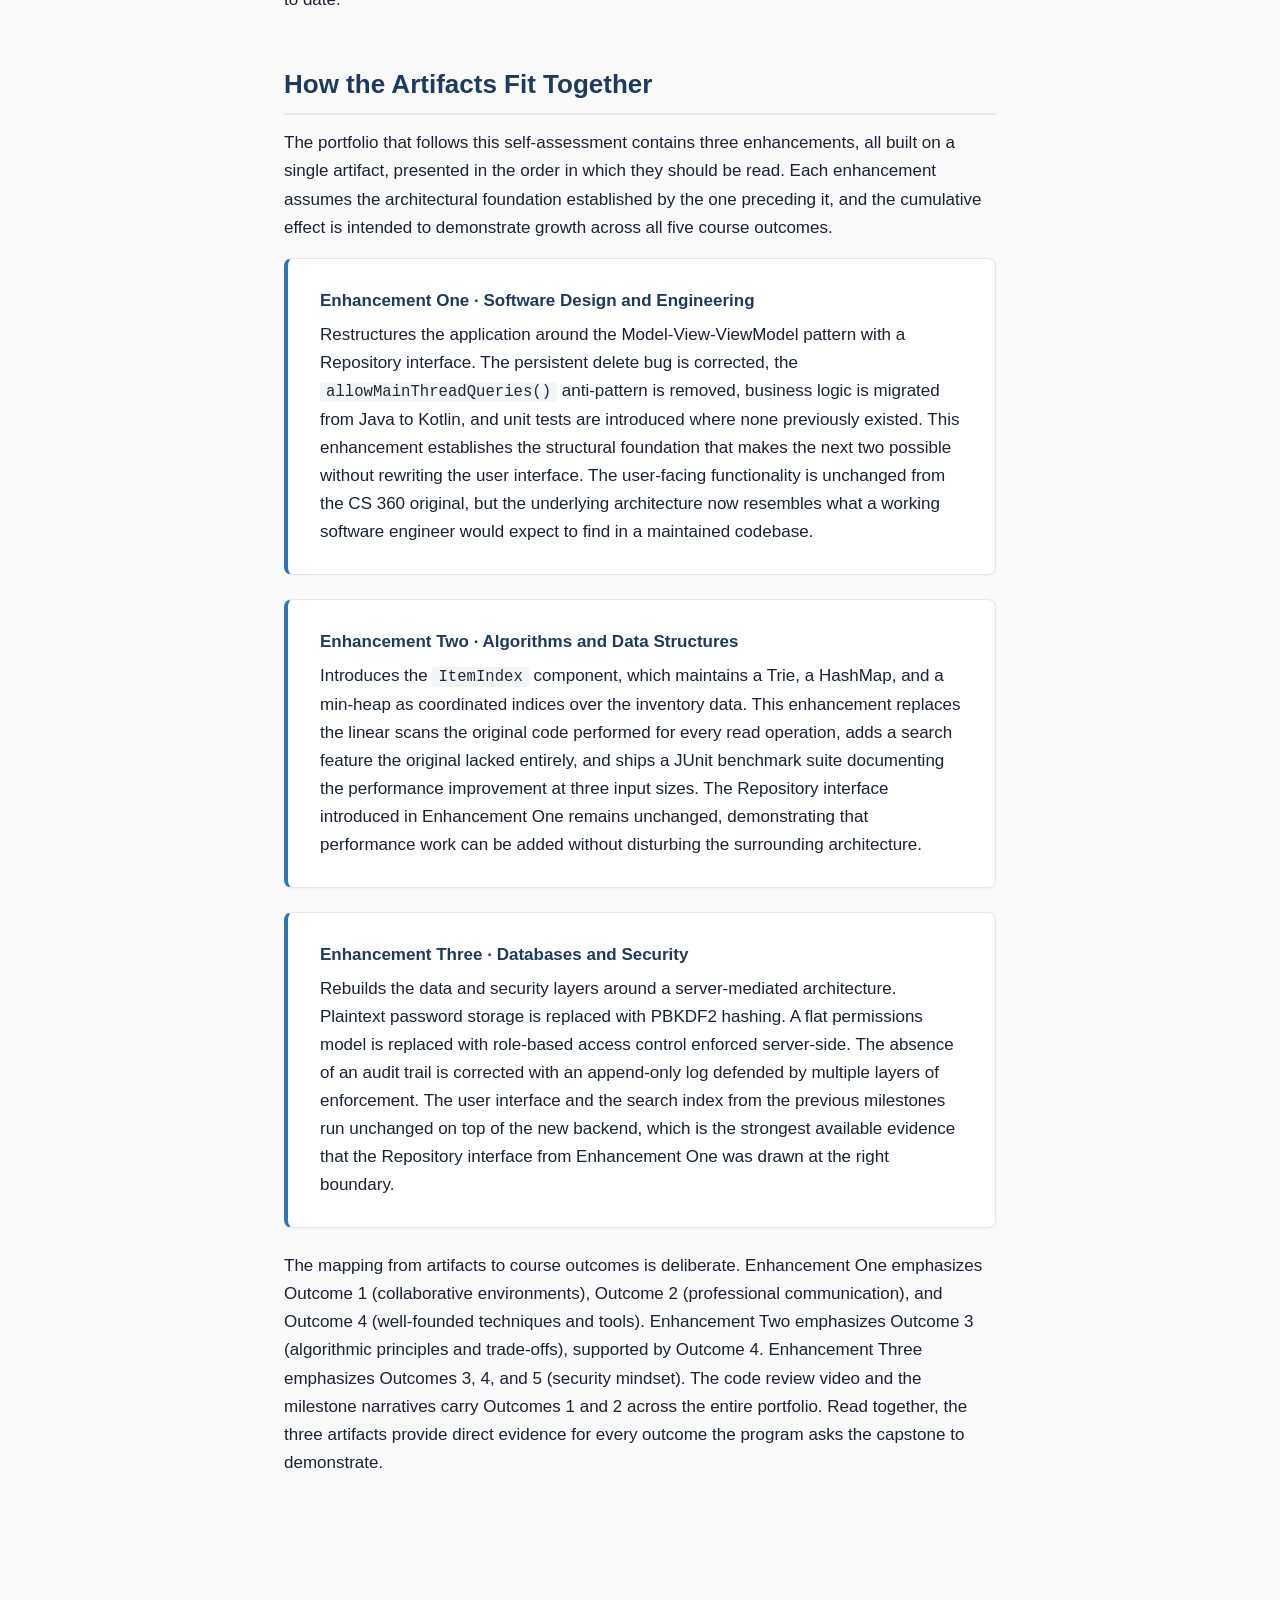
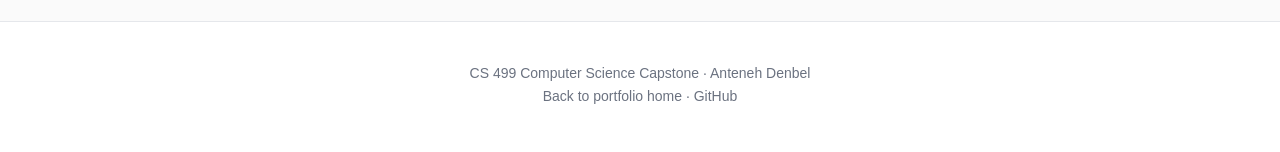
<file: professional-self-assessment/index.html>
<!DOCTYPE html>
<html lang="en">
<head>
<meta charset="utf-8">
<meta name="viewport" content="width=device-width, initial-scale=1">
<title>Professional Self-Assessment · Anteneh Denbel · CS 499</title>
<meta name="description" content="Professional self-assessment for the CS 499 Computer Science Capstone ePortfolio by Anteneh Denbel, Southern New Hampshire University.">
<link rel="stylesheet" href="../styles.css">
</head>
<body>

<nav class="topnav">
  <div class="brand"><a href="../" style="color: inherit;">Anteneh Denbel · CS 499 ePortfolio</a></div>
  <div class="links">
    <a href="../">Home</a>
    <a href="../#code-review">Code Review</a>
    <a href="../#enhancements">Enhancements</a>
    <a href="https://github.com/AntenehDenbel/CS360" target="_blank" rel="noopener" class="cta">GitHub</a>
  </div>
</nav>

<header class="hero">
  <div class="eyebrow">Capstone ePortfolio</div>
  <h1>Professional Self-Assessment</h1>
  <p class="program">B.S. in Computer Science · Southern New Hampshire University</p>
</header>

<main class="narrow article">
  <div class="article-body">

    <p class="lead">
      I transferred into SNHU two years ago to finish a degree I had started elsewhere. By that
      point I had already been writing code for a while and had shipped two products as a solo
      developer for local businesses, including a web application and a mobile app that are
      still in active use. What I needed from the rest of the program was not a first exposure
      to software. It was the formal grounding underneath the work I was already doing, along
      with a portfolio that could make the case to an employer that the grounding was in place.
    </p>

    <p>
      This self-assessment is the introduction to that portfolio. The sections below cover what
      I bring to a team, the choices I made in the capstone, and how the three artifacts that
      follow fit together. I am looking for my first full-time role in software, and I would
      rather demonstrate concrete work than make general claims.
    </p>

    <h2>How I Approached the Capstone</h2>

    <p>
      All three of my enhancements were built on top of a single artifact: the Warehouse
      Inventory Management Android application I originally produced in CS 360. I selected one
      project deliberately. Three disconnected enhancements would have been simpler in some
      respects, but they would not have demonstrated growth in the way a single evolving project
      can. With one artifact, a reviewer can read the original CS 360 code and then observe how
      it changed across Module Three, Module Four, and Module Five into an application with a
      sound architecture, an indexed read path, and a defensible security model.
    </p>

    <p>
      The five sections below cover the skill areas the rubric requires. Each one points at
      specific work, either inside the capstone or earlier in the degree.
    </p>

    <h2>Collaborating in a Team Environment</h2>

    <p>
      Although the two products I shipped outside of school were solo efforts, the program
      itself gave me direct experience with collaborative software practices. CS 250 introduced
      the lifecycle artifacts that allow teams to coordinate, including user stories, sprint
      planning materials, and the kind of written requirements another developer can act on
      without supervision. CS 320 reinforced the same idea from the testing side. A unit test
      is a contract with the next person to modify the code, and writing a thorough one is a
      courtesy to the team as much as it is a check on the author.
    </p>

    <p>
      These habits are visible in the capstone artifact. The Module Three rebuild moved every
      piece of business logic out of the activity classes and into Repository and ViewModel
      components, and every new class carries documentation describing its role in the
      architecture. A new contributor joining the project can locate the database code in the
      data package, the business rules in the viewmodel package, and the user interface in the
      activities, without requiring a walkthrough. The forty unit tests added across the three
      milestones are part of the same intent. They are written so that the next person to touch
      the security architecture or the search index cannot quietly break the properties I
      shipped.
    </p>

    <h2>Communicating with Stakeholders</h2>

    <p>
      The two products I shipped outside of school were both built for clients without technical
      backgrounds. That work taught me that a stakeholder is rarely interested in a list of
      changes. They want to understand the reasoning behind the changes, the cost of the
      alternatives, and the trade-offs being accepted on their behalf. The milestone narratives
      in this portfolio are written in that register. Where my final implementation diverged
      from the plan I produced in Module One, I documented the divergence rather than allowing
      it to pass without explanation. The Module Five narrative is the clearest example. The
      Module One plan called for Firebase Firestore, BCrypt password hashing, and Firestore
      security rules to enforce audit-log immutability. The final implementation uses an
      in-process server architecture, PBKDF2 password hashing, and a layered defense for
      audit-log immutability. Each substitution is explained in the narrative with the reasoning
      that produced it.
    </p>

    <p>
      The portfolio site that hosts this document is itself an exercise in communication.
      A recruiter or hiring manager should be able to land on the homepage, develop an accurate
      impression of the work in approximately thirty seconds, and reach any artifact within
      two clicks.
    </p>

    <h2>Data Structures and Algorithms</h2>

    <p>
      The Module Four enhancement is the strongest technical demonstration in the portfolio.
      The original CS 360 code answered every read with a linear scan and provided no search
      functionality whatsoever. To locate a specific item, the user was required to scroll the
      inventory grid visually. The enhancement introduced a dedicated <code>ItemIndex</code>
      component that maintains three coordinated structures behind a single coordinator class:
      a hand-implemented Trie supporting prefix search in O(k + m) time, a HashMap providing
      O(1) lookup by primary key, and a hand-implemented binary min-heap with a position map
      providing O(log n) updates by item identifier. The accompanying narrative includes a
      Big-O complexity table and benchmarked wall-clock measurements at three input sizes
      (100, 1,000, and 10,000 items). The JUnit suite contains a randomized stress test that
      verifies equivalence between the indexed and linear strategies before timing them, so
      any correctness regression surfaces as a test failure rather than as misleading benchmark
      data.
    </p>

    <p>
      Two specific bugs encountered during this work taught me more than any other portion of
      the milestone. The Trie removal path proved more difficult than its insertion counterpart.
      The first version failed to prune empty interior nodes, causing memory consumption to
      grow over the lifetime of the application. The corrected implementation has the recursive
      helper return a small piece of state to its parent indicating whether pruning is
      appropriate. The principle generalizes well beyond this specific structure, and CS 260
      had introduced it in the abstract, but the capstone is where I internalized it through
      direct application. The second bug appeared in the min-heap. The original
      <code>siftUpdate</code> implementation only sifted upward, on the assumption that quantity
      decreases were the realistic case. A randomized stress test exposed the flaw immediately
      when quantity increases were applied to items at the top of the heap. The fix required
      a single line, but the broader lesson concerns the value of property-based testing against
      a reference oracle.
    </p>

    <h2>Software Engineering and Databases</h2>

    <p>
      The Module Three enhancement provides the architectural foundation for everything that
      follows. The application was rebuilt around the Model-View-ViewModel pattern with a
      Repository interface mediating database access. New business logic was written in Kotlin.
      The <code>allowMainThreadQueries()</code> anti-pattern was removed. The broken delete path
      in <code>InventoryAdapter</code> was corrected so that deletions persist. Raw
      <code>new Thread()</code> calls were replaced with a single-thread executor that
      serializes writes deterministically. Unit tests were added where the original artifact
      had none.
    </p>

    <p>
      The most important property of this rebuild is that the user interface and ViewModel
      layer from Modules Three and Four operate without modification on top of the new backend
      introduced in Module Five. The data source changed, the security architecture changed,
      and the consumer of the Repository interface did not. That stability is the payoff of
      placing the repository behind an interface in the first place. Recognizing where to draw
      a stable boundary, and then maintaining that boundary across rounds of change, is the
      single most professionally valuable habit the program reinforced for me.
    </p>

    <p>
      The database decision in Module Five warrants explicit treatment. The Module One plan
      named Firebase Firestore as the migration target. Once implementation began, two
      practical issues became apparent. A Firestore project requires API keys and a service
      account file in order to be graded, which introduces friction into the evaluation
      process. Free-tier Firestore accounts are also reclaimed if they sit idle, which would
      have rendered the artifact short-lived as a portfolio piece. The MySQL and MongoDB
      options listed in the assignment were considered as well. Neither runs natively on
      Android, and adopting either would have required deploying a separate backend service
      without altering the security architecture I intended to demonstrate. The implementation
      that shipped is an in-process <code>InventoryServer</code> class written in Kotlin,
      running on a dedicated background thread behind an API boundary the rest of the
      application cannot bypass. Every public method on the server represents a network
      endpoint in the equivalent Firestore or REST architecture. Migrating to a real network
      service later would primarily involve replacing the executor with a Retrofit client.
      Prior shipping experience with SQLite, combined with the SQL foundation established in
      DAD 220, made the persistence layer the lowest-risk component of this enhancement.
    </p>

    <h2>Security Mindset</h2>

    <p>
      The original CS 360 artifact would not have withstood a brief security review. User
      passwords were stored in plain text. The <code>User</code> class itself contained the
      comment, &ldquo;In real app, hash this! But for class, plain is acceptable.&rdquo; The
      DAO executed a literal <code>WHERE username = :username AND password = :password</code>
      query against the plaintext column. Every authenticated user held identical privileges.
      No record was kept of who performed which actions. This was the area where I knew I had
      the most ground to cover entering the capstone.
    </p>

    <p>
      The Module Five enhancement is the response. The new <code>PasswordHasher</code> object
      computes PBKDF2 with HMAC-SHA-256 over a per-user 16-byte salt at 120,000 iterations,
      which is the OWASP-recommended floor as of 2023, and verifies hashes using a constant-time
      comparison so that timing measurements cannot leak the number of leading bytes an attacker
      has guessed correctly. A <code>Role</code> enum and a <code>Session</code> abstraction
      implement role-based access control, with the server validating the session role on every
      request rather than trusting the client&rsquo;s claims. An <code>AuditEntry</code> table
      records every successful and failed login, every mutation, and every authorization
      rejection, including actor name, timestamp, action type, and before-and-after snapshots
      of the affected data. The audit log is append-only by construction. The DAO declares no
      <code>Update</code> or <code>Delete</code> annotated methods, and a reflection-based
      build-time test scans the DAO and fails the build if such a method is ever introduced.
    </p>

    <p>
      One specific defense in this enhancement is worth highlighting. The login endpoint returns
      an identical generic <code>InvalidCredentials</code> response regardless of whether the
      username does not exist or the supplied password is incorrect. This prevents an attacker
      from probing for valid usernames by observing differences in the response. The audit log
      distinguishes the two cases internally for an administrator reviewing the history, and
      failed logins are recorded as <code>LOGIN_FAIL</code> rows so that brute-force activity
      becomes detectable in the data. CS 405 is where I first learned to model a system around
      its threat surface rather than its primary feature set, and this enhancement is the most
      direct application of that perspective in my coursework to date.
    </p>

    <h2>How the Artifacts Fit Together</h2>

    <p>
      The portfolio that follows this self-assessment contains three enhancements, all built on
      a single artifact, presented in the order in which they should be read. Each enhancement
      assumes the architectural foundation established by the one preceding it, and the
      cumulative effect is intended to demonstrate growth across all five course outcomes.
    </p>

    <div class="card accent">
      <h3 style="font-size: 17px; margin: 0 0 6px;">Enhancement One &middot; Software Design and Engineering</h3>
      <p style="margin: 0;">
        Restructures the application around the Model-View-ViewModel pattern with a Repository
        interface. The persistent delete bug is corrected, the <code>allowMainThreadQueries()</code>
        anti-pattern is removed, business logic is migrated from Java to Kotlin, and unit tests
        are introduced where none previously existed. This enhancement establishes the
        structural foundation that makes the next two possible without rewriting the user
        interface. The user-facing functionality is unchanged from the CS 360 original, but the
        underlying architecture now resembles what a working software engineer would expect to
        find in a maintained codebase.
      </p>
    </div>

    <div class="card accent">
      <h3 style="font-size: 17px; margin: 0 0 6px;">Enhancement Two &middot; Algorithms and Data Structures</h3>
      <p style="margin: 0;">
        Introduces the <code>ItemIndex</code> component, which maintains a Trie, a HashMap, and
        a min-heap as coordinated indices over the inventory data. This enhancement replaces the
        linear scans the original code performed for every read operation, adds a search feature
        the original lacked entirely, and ships a JUnit benchmark suite documenting the
        performance improvement at three input sizes. The Repository interface introduced in
        Enhancement One remains unchanged, demonstrating that performance work can be added
        without disturbing the surrounding architecture.
      </p>
    </div>

    <div class="card accent">
      <h3 style="font-size: 17px; margin: 0 0 6px;">Enhancement Three &middot; Databases and Security</h3>
      <p style="margin: 0;">
        Rebuilds the data and security layers around a server-mediated architecture. Plaintext
        password storage is replaced with PBKDF2 hashing. A flat permissions model is replaced
        with role-based access control enforced server-side. The absence of an audit trail is
        corrected with an append-only log defended by multiple layers of enforcement. The user
        interface and the search index from the previous milestones run unchanged on top of the
        new backend, which is the strongest available evidence that the Repository interface
        from Enhancement One was drawn at the right boundary.
      </p>
    </div>

    <p style="margin-top: 24px;">
      The mapping from artifacts to course outcomes is deliberate. Enhancement One emphasizes
      Outcome 1 (collaborative environments), Outcome 2 (professional communication), and
      Outcome 4 (well-founded techniques and tools). Enhancement Two emphasizes Outcome 3
      (algorithmic principles and trade-offs), supported by Outcome 4. Enhancement Three
      emphasizes Outcomes 3, 4, and 5 (security mindset). The code review video and the
      milestone narratives carry Outcomes 1 and 2 across the entire portfolio. Read together,
      the three artifacts provide direct evidence for every outcome the program asks the
      capstone to demonstrate.
    </p>

  </div>
</main>

<footer>
  <div>CS 499 Computer Science Capstone · Anteneh Denbel</div>
  <div><a href="../">Back to portfolio home</a> · <a href="https://github.com/AntenehDenbel/CS360">GitHub</a></div>
</footer>

</body>
</html>
</file>
<file: styles.css>
/* CS 499 Portfolio shared styles · Anteneh Denbel */

:root {
  --ink: #1a2332;
  --ink-soft: #3d4a5c;
  --muted: #6b7280;
  --rule: #e5e7eb;
  --accent: #2e75b6;
  --accent-deep: #1f3a5f;
  --bg: #fafafa;
  --card: #ffffff;
  --code-bg: #f3f4f6;
  --code-ink: #1f2937;
  --pre-bg: #1f3a5f;
  --pre-ink: #e8f0f8;
}

* { box-sizing: border-box; }
html { scroll-behavior: smooth; }
body {
  margin: 0;
  font-family: -apple-system, BlinkMacSystemFont, "Segoe UI", "Helvetica Neue", Helvetica, Arial, sans-serif;
  color: var(--ink);
  background: var(--bg);
  line-height: 1.65;
  font-size: 17px;
}
a { color: var(--accent); text-decoration: none; }
a:hover { text-decoration: underline; }

code {
  background: var(--code-bg);
  color: var(--code-ink);
  padding: 1px 6px;
  border-radius: 3px;
  font-size: 0.92em;
  font-family: "SF Mono", Menlo, Monaco, Consolas, monospace;
}

pre {
  background: var(--pre-bg);
  color: var(--pre-ink);
  padding: 18px 22px;
  border-radius: 6px;
  overflow-x: auto;
  font-size: 14px;
  line-height: 1.5;
  margin: 20px 0;
}
pre code {
  background: transparent;
  color: inherit;
  padding: 0;
  font-size: inherit;
}

.topnav {
  background: rgba(255, 255, 255, 0.95);
  backdrop-filter: blur(10px);
  -webkit-backdrop-filter: blur(10px);
  border-bottom: 1px solid var(--rule);
  padding: 12px 24px;
  display: flex;
  justify-content: space-between;
  align-items: center;
  flex-wrap: wrap;
  gap: 12px;
  position: sticky;
  top: 0;
  z-index: 100;
}
.topnav .brand { font-weight: 600; color: var(--ink); font-size: 15px; }
.topnav .links { display: flex; flex-wrap: wrap; gap: 4px; }
.topnav .links a {
  color: var(--ink-soft);
  font-size: 14px;
  padding: 6px 12px;
  border-radius: 4px;
  transition: background 0.15s, color 0.15s;
}
.topnav .links a:hover { background: var(--code-bg); color: var(--accent-deep); text-decoration: none; }
.topnav .links a.cta { background: var(--accent); color: #fff; }
.topnav .links a.cta:hover { background: var(--accent-deep); }
.topnav .links a.current { color: var(--accent-deep); font-weight: 600; }

.hero {
  background: linear-gradient(135deg, #1f3a5f 0%, #2e75b6 100%);
  color: #fff;
  padding: 80px 24px 72px;
  text-align: center;
}
.hero.compact { padding: 56px 24px 48px; }
.hero .eyebrow {
  text-transform: uppercase;
  letter-spacing: 0.18em;
  font-size: 13px;
  opacity: 0.85;
  margin-bottom: 14px;
}
.hero h1 {
  margin: 0 0 14px;
  font-size: 44px;
  font-weight: 700;
  letter-spacing: -0.015em;
}
.hero.compact h1 { font-size: 34px; }
.hero .tagline { font-size: 19px; opacity: 0.95; max-width: 720px; margin: 0 auto 8px; }
.hero .program { font-size: 15px; opacity: 0.8; margin-top: 4px; font-style: italic; }
.hero .hero-actions { margin-top: 32px; display: flex; gap: 12px; justify-content: center; flex-wrap: wrap; }
.hero .hero-actions a {
  display: inline-block;
  padding: 12px 22px;
  border-radius: 6px;
  font-weight: 600;
  font-size: 15px;
  transition: transform 0.15s, box-shadow 0.15s;
}
.hero .hero-actions a.primary { background: #fff; color: var(--accent-deep); }
.hero .hero-actions a.secondary {
  background: rgba(255, 255, 255, 0.15);
  color: #fff;
  border: 1px solid rgba(255, 255, 255, 0.4);
}
.hero .hero-actions a:hover {
  text-decoration: none;
  transform: translateY(-1px);
  box-shadow: 0 4px 12px rgba(0,0,0,0.15);
}

main { max-width: 880px; margin: 0 auto; padding: 0 24px; }
main.narrow { max-width: 760px; }
main.article { padding: 56px 24px 80px; }

section {
  padding: 72px 0 16px;
  border-bottom: 1px solid var(--rule);
}
section:last-of-type { border-bottom: none; padding-bottom: 56px; }
section h2 {
  color: var(--accent-deep);
  font-size: 30px;
  font-weight: 700;
  margin: 0 0 8px;
  letter-spacing: -0.01em;
}
section .section-sub {
  color: var(--muted);
  font-size: 15px;
  margin-bottom: 28px;
  text-transform: uppercase;
  letter-spacing: 0.08em;
}
section h3 { color: var(--accent); font-size: 21px; font-weight: 600; margin: 36px 0 10px; }
p { margin: 0 0 16px; }
.lead { font-size: 18px; color: var(--ink-soft); }

.article-body h2 {
  color: var(--accent-deep);
  font-size: 26px;
  font-weight: 700;
  margin: 48px 0 14px;
  padding-bottom: 8px;
  border-bottom: 2px solid var(--rule);
}
.article-body h2:first-of-type { margin-top: 0; }
.article-body h3 { color: var(--accent); font-size: 19px; font-weight: 600; margin: 32px 0 8px; }

.card {
  background: var(--card);
  border-radius: 8px;
  padding: 28px 32px;
  box-shadow: 0 1px 3px rgba(0,0,0,0.04);
  border: 1px solid var(--rule);
  margin-bottom: 24px;
}
.card.accent { border-left: 4px solid var(--accent); }
.card.muted { background: var(--code-bg); border: 1px dashed var(--rule); }

.card .meta { display: flex; flex-wrap: wrap; gap: 8px; margin: 0 0 14px; }
.pill {
  display: inline-block;
  background: var(--code-bg);
  color: var(--ink-soft);
  padding: 3px 10px;
  border-radius: 12px;
  font-size: 12px;
  font-weight: 600;
  text-transform: uppercase;
  letter-spacing: 0.04em;
}
.pill.outcomes { background: #e8f0f8; color: var(--accent-deep); }
.pill.tag { background: #fff7e6; color: #8a5a00; }

.card h3 { margin-top: 0; color: var(--accent-deep); font-size: 23px; }

.card .links, .article-actions {
  margin-top: 18px;
  padding-top: 18px;
  border-top: 1px solid var(--rule);
  display: flex;
  flex-wrap: wrap;
  gap: 10px;
}
.article-actions { padding-top: 0; border-top: 0; margin-top: 0; }

.card .links a, .article-actions a {
  display: inline-flex;
  align-items: center;
  gap: 6px;
  padding: 8px 14px;
  background: var(--code-bg);
  border-radius: 4px;
  font-size: 14px;
  font-weight: 500;
  color: var(--ink);
  transition: background 0.15s, color 0.15s;
}
.card .links a:hover, .article-actions a:hover {
  background: var(--accent);
  color: #fff;
  text-decoration: none;
}

.outcomes-grid {
  display: grid;
  grid-template-columns: repeat(auto-fit, minmax(240px, 1fr));
  gap: 16px;
  margin-top: 16px;
}
.outcome { background: var(--card); border: 1px solid var(--rule); border-radius: 6px; padding: 18px 20px; }
.outcome .outcome-num {
  display: inline-block;
  background: var(--accent);
  color: #fff;
  font-weight: 700;
  font-size: 13px;
  padding: 2px 8px;
  border-radius: 10px;
  margin-bottom: 8px;
}
.outcome h4 { margin: 0 0 6px; color: var(--accent-deep); font-size: 15px; }
.outcome p { margin: 0; font-size: 14px; color: var(--ink-soft); line-height: 1.5; }

.data-table {
  width: 100%;
  border-collapse: collapse;
  margin: 20px 0;
  font-size: 15px;
  background: var(--card);
  border-radius: 6px;
  overflow: hidden;
  box-shadow: 0 1px 3px rgba(0,0,0,0.04);
}
.data-table th, .data-table td {
  padding: 10px 14px;
  text-align: left;
  border-bottom: 1px solid var(--rule);
}
.data-table th {
  background: var(--accent-deep);
  color: #fff;
  font-weight: 600;
  font-size: 14px;
  text-transform: uppercase;
  letter-spacing: 0.04em;
}
.data-table tbody tr:hover { background: #f9fafb; }
.data-table td.num {
  font-family: "SF Mono", Menlo, Monaco, Consolas, monospace;
  text-align: right;
  white-space: nowrap;
}

.video-wrap {
  position: relative;
  padding-bottom: 56.25%;
  height: 0;
  overflow: hidden;
  border-radius: 8px;
  margin: 16px 0 24px;
  background: #000;
}
.video-wrap iframe {
  position: absolute;
  top: 0; left: 0;
  width: 100%; height: 100%;
  border: 0;
}
.video-placeholder {
  background: var(--code-bg);
  border: 2px dashed var(--rule);
  border-radius: 6px;
  padding: 56px 24px;
  text-align: center;
  color: var(--muted);
  margin: 16px 0;
}
.video-placeholder .icon { font-size: 44px; margin-bottom: 12px; opacity: 0.5; }

.page-nav {
  display: flex;
  justify-content: space-between;
  gap: 16px;
  margin-top: 56px;
  padding-top: 32px;
  border-top: 1px solid var(--rule);
}
.page-nav a {
  flex: 1;
  background: var(--card);
  border: 1px solid var(--rule);
  border-radius: 6px;
  padding: 16px 20px;
  font-size: 14px;
  color: var(--ink);
  transition: border-color 0.15s, transform 0.15s;
}
.page-nav a:hover { border-color: var(--accent); text-decoration: none; transform: translateY(-1px); }
.page-nav a .label {
  display: block;
  font-size: 12px;
  color: var(--muted);
  text-transform: uppercase;
  letter-spacing: 0.06em;
  margin-bottom: 4px;
}
.page-nav a .title { display: block; font-weight: 600; color: var(--accent-deep); }
.page-nav a.next { text-align: right; }

footer {
  text-align: center;
  padding: 40px 24px 56px;
  color: var(--muted);
  font-size: 14px;
  background: var(--card);
  border-top: 1px solid var(--rule);
  margin-top: 48px;
}
footer a { color: var(--muted); }
footer .footer-meta { margin-top: 8px; font-size: 13px; opacity: 0.7; }

@media print {
  .topnav, .page-nav, .article-actions { display: none; }
  .hero { background: #1f3a5f !important; -webkit-print-color-adjust: exact; print-color-adjust: exact; }
  pre, .data-table { break-inside: avoid; }
  h2 { break-after: avoid; }
}

@media (max-width: 640px) {
  .hero { padding: 56px 20px 48px; }
  .hero h1 { font-size: 32px; }
  .hero.compact h1 { font-size: 26px; }
  .hero .tagline { font-size: 17px; }
  main { padding: 0 20px; }
  main.article { padding: 36px 20px 60px; }
  section { padding: 48px 0 8px; }
  section h2 { font-size: 24px; }
  .article-body h2 { font-size: 22px; }
  .card { padding: 22px 20px; }
  .topnav { padding: 10px 16px; }
  .topnav .brand { font-size: 13px; width: 100%; }
  .topnav .links a { padding: 5px 10px; font-size: 13px; }
  body { font-size: 16px; }
  pre { font-size: 12.5px; padding: 14px 16px; }
  .data-table { font-size: 13px; }
  .data-table th, .data-table td { padding: 8px 10px; }
  .page-nav { flex-direction: column; }
}

section[id] { scroll-margin-top: 80px; }
</file>
